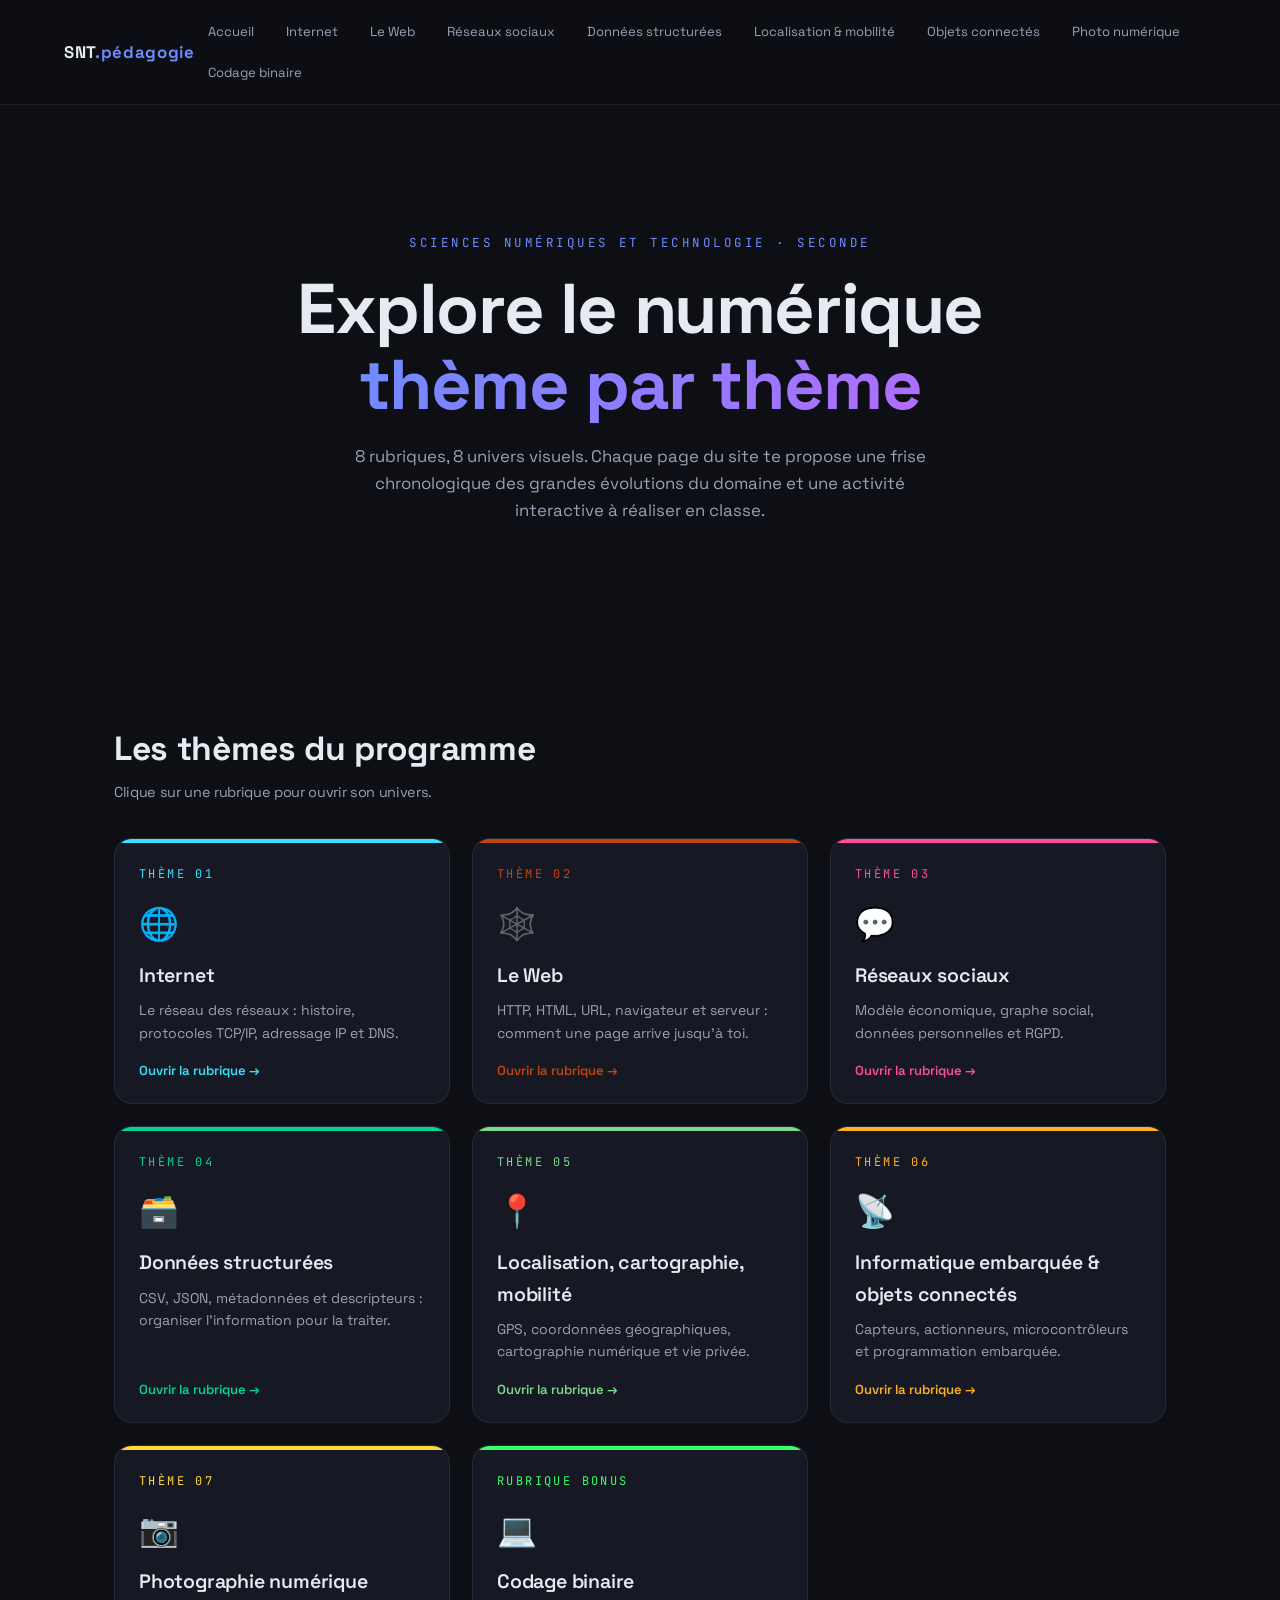
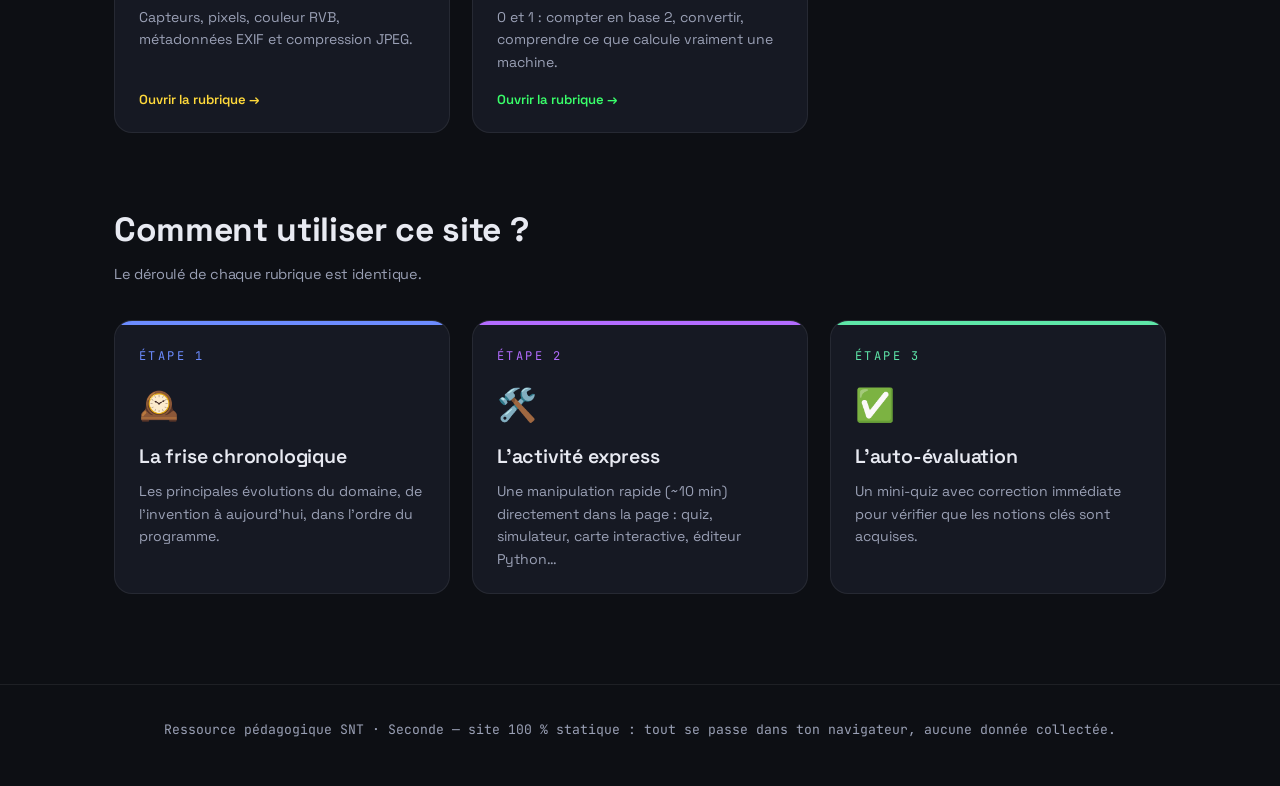
<file: index.html>
<!DOCTYPE html>
<html lang="fr">
<head>
  <meta charset="UTF-8">
  <meta name="viewport" content="width=device-width, initial-scale=1.0">
  <title>SNT · Ressource pédagogique — Accueil</title>
  <link rel="stylesheet" href="assets/css/style.css">
</head>
<body>
  <div id="nav-slot"></div>

  <section class="hero">
    <p class="kicker">Sciences Numériques et Technologie · Seconde</p>
    <h1>Explore le numérique <em>thème par thème</em></h1>
    <p>8 rubriques, 8 univers visuels. Chaque page du site te propose une frise chronologique des grandes évolutions du domaine et une activité interactive à réaliser en classe.</p>
  </section>

  <main class="container">
    <h2 class="section-title reveal">Les thèmes du programme<small>Clique sur une rubrique pour ouvrir son univers.</small></h2>

    <div class="theme-grid">
      <a class="theme-card reveal" href="themes/internet.html" style="--card-accent:#38e1ff">
        <span class="num">THÈME 01</span>
        <span class="icon">🌐</span>
        <h3>Internet</h3>
        <p>Le réseau des réseaux : histoire, protocoles TCP/IP, adressage IP et DNS.</p>
        <span class="go">Ouvrir la rubrique</span>
      </a>

      <a class="theme-card reveal" href="themes/web.html" style="--card-accent:#c1440e">
        <span class="num">THÈME 02</span>
        <span class="icon">🕸️</span>
        <h3>Le Web</h3>
        <p>HTTP, HTML, URL, navigateur et serveur : comment une page arrive jusqu'à toi.</p>
        <span class="go">Ouvrir la rubrique</span>
      </a>

      <a class="theme-card reveal" href="themes/reseaux-sociaux.html" style="--card-accent:#ff4d9d">
        <span class="num">THÈME 03</span>
        <span class="icon">💬</span>
        <h3>Réseaux sociaux</h3>
        <p>Modèle économique, graphe social, données personnelles et RGPD.</p>
        <span class="go">Ouvrir la rubrique</span>
      </a>

      <a class="theme-card reveal" href="themes/donnees.html" style="--card-accent:#00d68f">
        <span class="num">THÈME 04</span>
        <span class="icon">🗃️</span>
        <h3>Données structurées</h3>
        <p>CSV, JSON, métadonnées et descripteurs : organiser l'information pour la traiter.</p>
        <span class="go">Ouvrir la rubrique</span>
      </a>

      <a class="theme-card reveal" href="themes/localisation.html" style="--card-accent:#7bd88f">
        <span class="num">THÈME 05</span>
        <span class="icon">📍</span>
        <h3>Localisation, cartographie, mobilité</h3>
        <p>GPS, coordonnées géographiques, cartographie numérique et vie privée.</p>
        <span class="go">Ouvrir la rubrique</span>
      </a>

      <a class="theme-card reveal" href="themes/objets-connectes.html" style="--card-accent:#ffb020">
        <span class="num">THÈME 06</span>
        <span class="icon">📡</span>
        <h3>Informatique embarquée &amp; objets connectés</h3>
        <p>Capteurs, actionneurs, microcontrôleurs et programmation embarquée.</p>
        <span class="go">Ouvrir la rubrique</span>
      </a>

      <a class="theme-card reveal" href="themes/photo.html" style="--card-accent:#ffd93b">
        <span class="num">THÈME 07</span>
        <span class="icon">📷</span>
        <h3>Photographie numérique</h3>
        <p>Capteurs, pixels, couleur RVB, métadonnées EXIF et compression JPEG.</p>
        <span class="go">Ouvrir la rubrique</span>
      </a>

      <a class="theme-card reveal" href="themes/binaire.html" style="--card-accent:#39ff6a">
        <span class="num">RUBRIQUE BONUS</span>
        <span class="icon">💻</span>
        <h3>Codage binaire</h3>
        <p>0 et 1 : compter en base 2, convertir, comprendre ce que calcule vraiment une machine.</p>
        <span class="go">Ouvrir la rubrique</span>
      </a>
    </div>

    <h2 class="section-title reveal">Comment utiliser ce site ?<small>Le déroulé de chaque rubrique est identique.</small></h2>
    <div class="theme-grid">
      <div class="theme-card reveal" style="--card-accent:#6c8cff">
        <span class="num">ÉTAPE 1</span>
        <span class="icon">🕰️</span>
        <h3>La frise chronologique</h3>
        <p>Les principales évolutions du domaine, de l'invention à aujourd'hui, dans l'ordre du programme.</p>
      </div>
      <div class="theme-card reveal" style="--card-accent:#b36cff">
        <span class="num">ÉTAPE 2</span>
        <span class="icon">🛠️</span>
        <h3>L'activité express</h3>
        <p>Une manipulation rapide (~10 min) directement dans la page : quiz, simulateur, carte interactive, éditeur Python…</p>
      </div>
      <div class="theme-card reveal" style="--card-accent:#5ee6a8">
        <span class="num">ÉTAPE 3</span>
        <span class="icon">✅</span>
        <h3>L'auto-évaluation</h3>
        <p>Un mini-quiz avec correction immédiate pour vérifier que les notions clés sont acquises.</p>
      </div>
    </div>
  </main>

  <div id="footer-slot"></div>
  <script src="assets/js/main.js"></script>
</body>
</html>
</file>
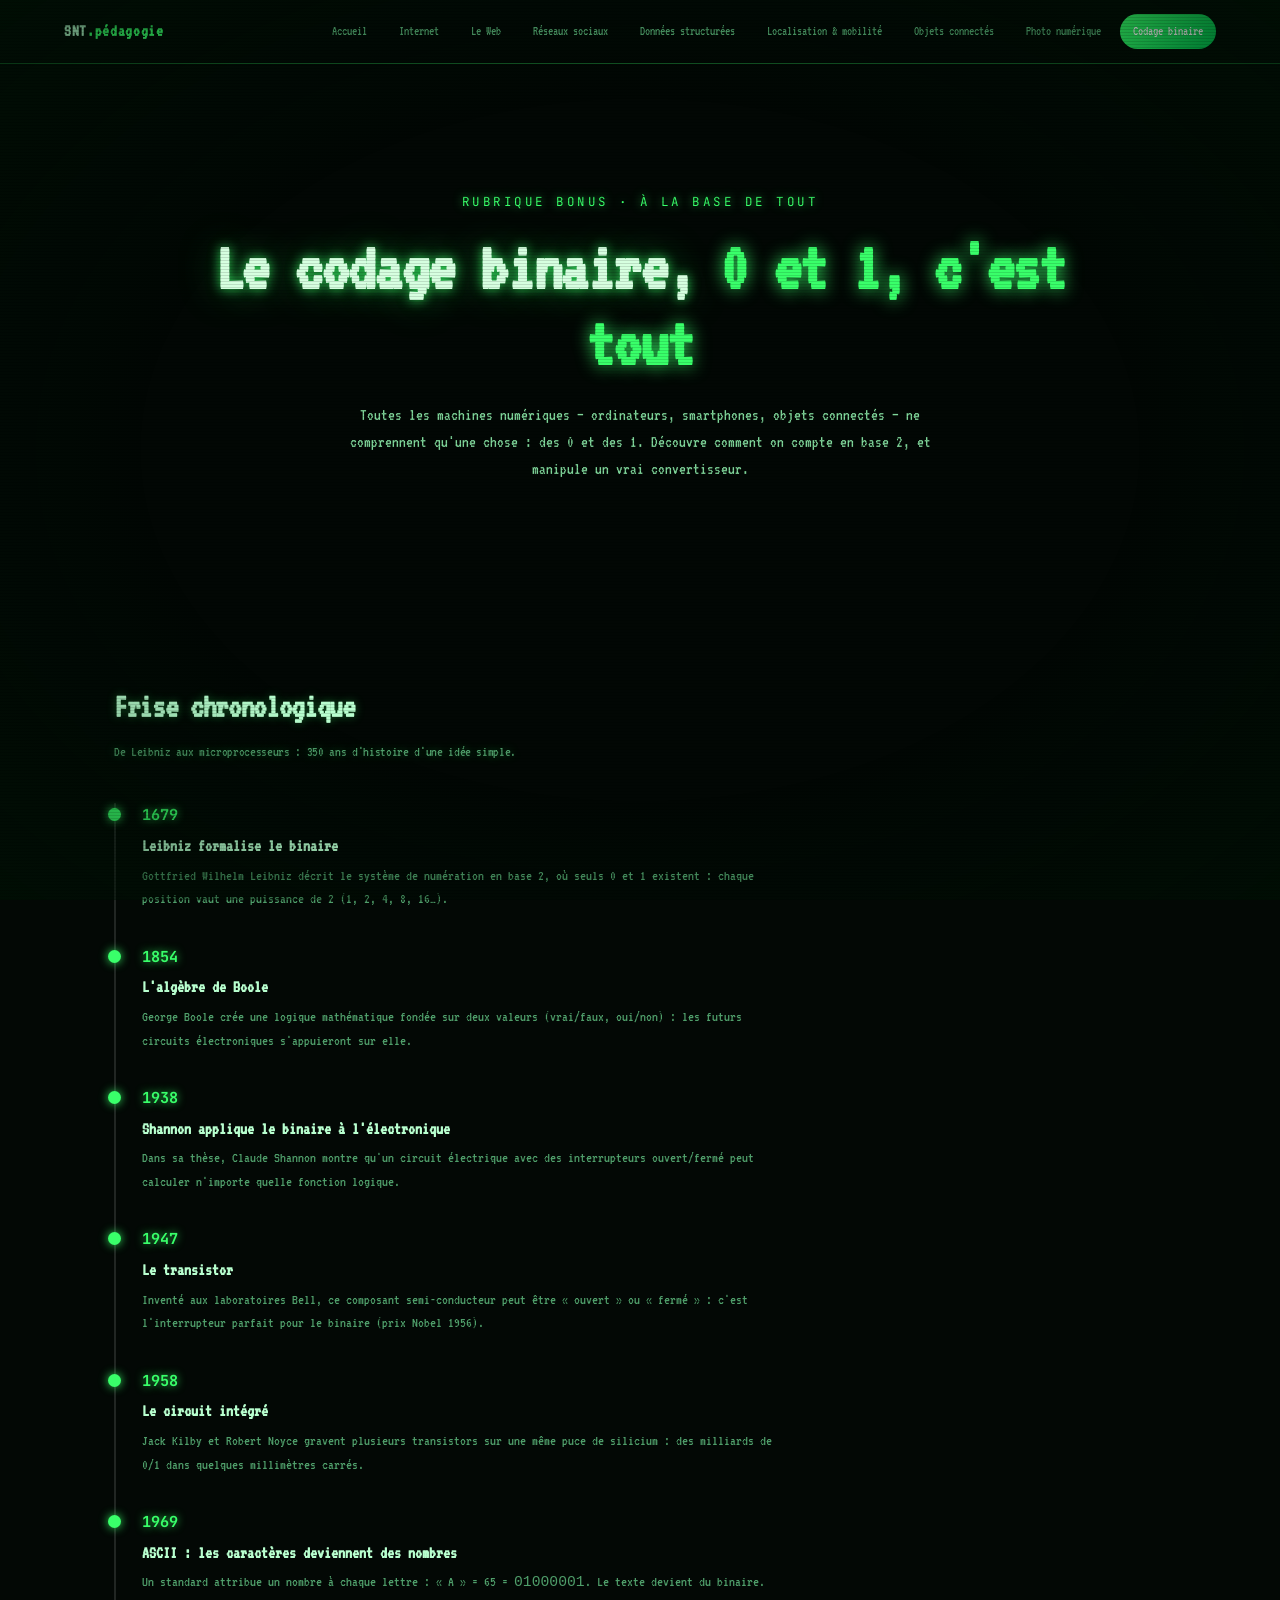
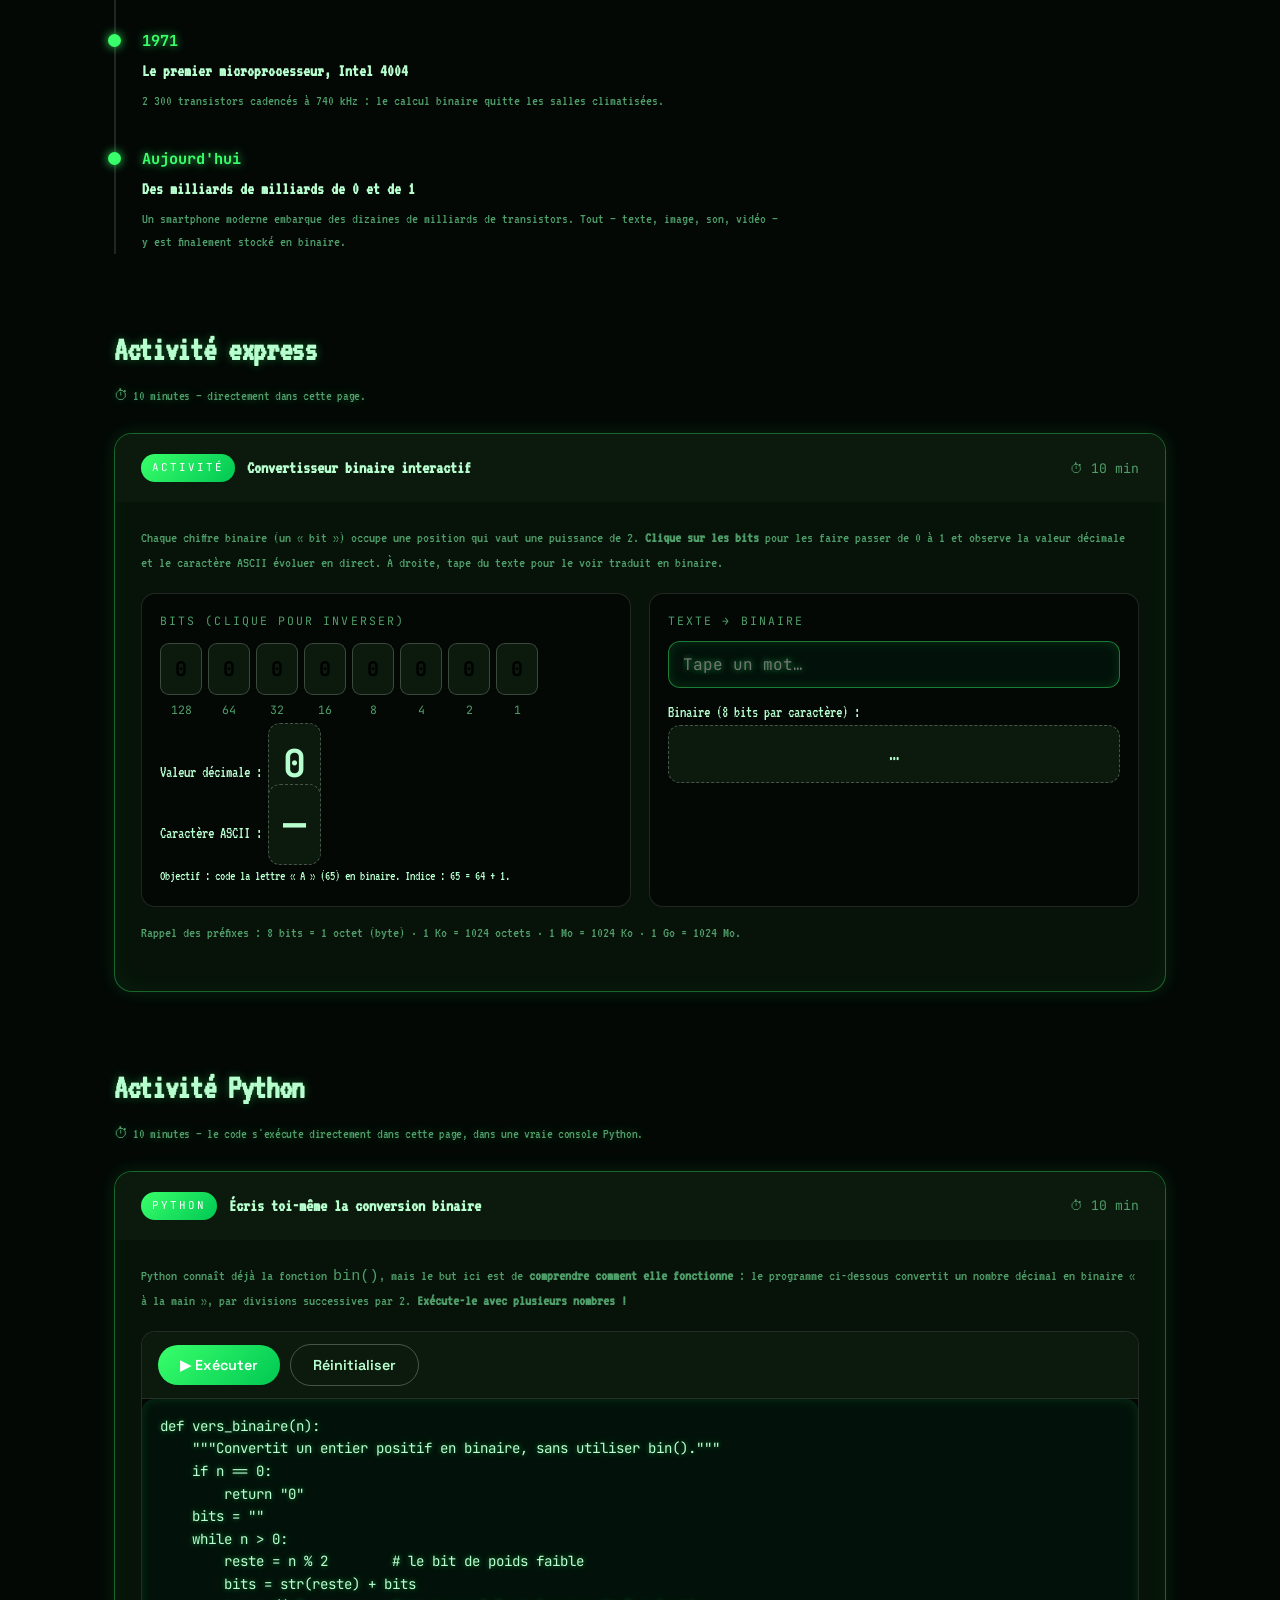
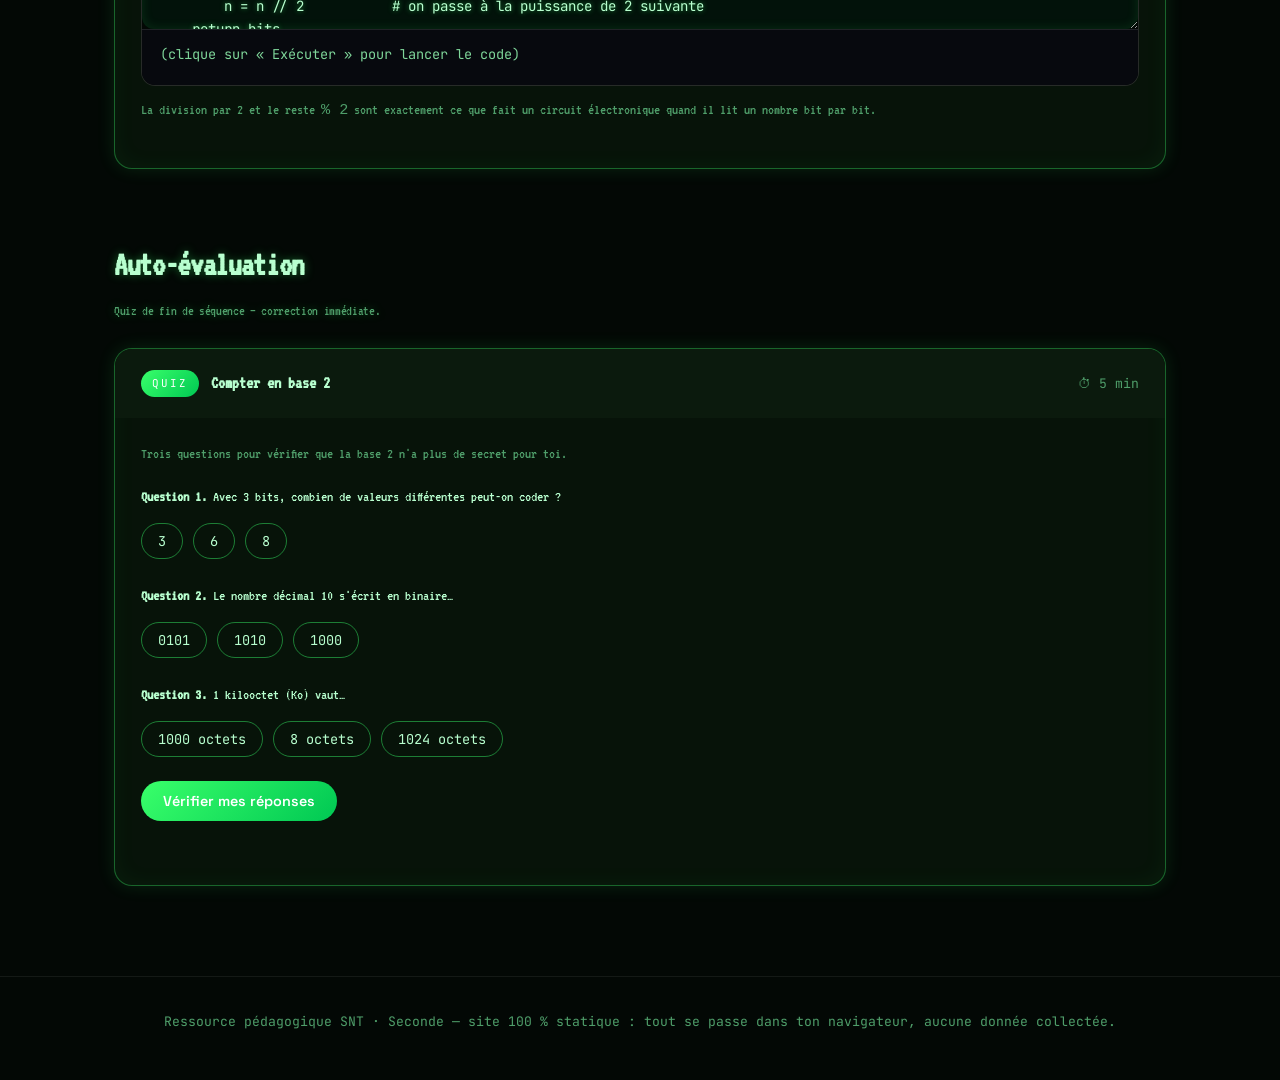
<file: themes/binaire.html>
<!DOCTYPE html>
<html lang="fr">
<head>
  <meta charset="UTF-8">
  <meta name="viewport" content="width=device-width, initial-scale=1.0">
  <title>Codage binaire — SNT</title>
  <link rel="stylesheet" href="../assets/css/style.css">
</head>
<body class="t-binaire">
  <div id="nav-slot"></div>

  <section class="hero">
    <p class="kicker">Rubrique bonus · À la base de tout</p>
    <h1>Le codage binaire, <em>0 et 1, c'est tout</em></h1>
    <p>Toutes les machines numériques — ordinateurs, smartphones, objets connectés — ne comprennent qu'une chose : des 0 et des 1. Découvre comment on compte en base 2, et manipule un vrai convertisseur.</p>
  </section>

  <main class="container">
    <h2 class="section-title reveal">Frise chronologique<small>De Leibniz aux microprocesseurs : 350 ans d'histoire d'une idée simple.</small></h2>
    <div class="timeline">
      <div class="event reveal">
        <span class="year">1679</span>
        <h4>Leibniz formalise le binaire</h4>
        <p>Gottfried Wilhelm Leibniz décrit le système de numération en base 2, où seuls 0 et 1 existent : chaque position vaut une puissance de 2 (1, 2, 4, 8, 16…).</p>
      </div>
      <div class="event reveal">
        <span class="year">1854</span>
        <h4>L'algèbre de Boole</h4>
        <p>George Boole crée une logique mathématique fondée sur deux valeurs (vrai/faux, oui/non) : les futurs circuits électroniques s'appuieront sur elle.</p>
      </div>
      <div class="event reveal">
        <span class="year">1938</span>
        <h4>Shannon applique le binaire à l'électronique</h4>
        <p>Dans sa thèse, Claude Shannon montre qu'un circuit électrique avec des interrupteurs ouvert/fermé peut calculer n'importe quelle fonction logique.</p>
      </div>
      <div class="event reveal">
        <span class="year">1947</span>
        <h4>Le transistor</h4>
        <p>Inventé aux laboratoires Bell, ce composant semi-conducteur peut être « ouvert » ou « fermé » : c'est l'interrupteur parfait pour le binaire (prix Nobel 1956).</p>
      </div>
      <div class="event reveal">
        <span class="year">1958</span>
        <h4>Le circuit intégré</h4>
        <p>Jack Kilby et Robert Noyce gravent plusieurs transistors sur une même puce de silicium : des milliards de 0/1 dans quelques millimètres carrés.</p>
      </div>
      <div class="event reveal">
        <span class="year">1969</span>
        <h4>ASCII : les caractères deviennent des nombres</h4>
        <p>Un standard attribue un nombre à chaque lettre : « A » = 65 = <code>01000001</code>. Le texte devient du binaire.</p>
      </div>
      <div class="event reveal">
        <span class="year">1971</span>
        <h4>Le premier microprocesseur, Intel 4004</h4>
        <p>2 300 transistors cadencés à 740 kHz : le calcul binaire quitte les salles climatisées.</p>
      </div>
      <div class="event reveal">
        <span class="year">Aujourd'hui</span>
        <h4>Des milliards de milliards de 0 et de 1</h4>
        <p>Un smartphone moderne embarque des dizaines de milliards de transistors. Tout — texte, image, son, vidéo — y est finalement stocké en binaire.</p>
      </div>
    </div>

    <h2 class="section-title reveal">Activité express<small>⏱ 10 minutes — directement dans cette page.</small></h2>
    <div class="activity reveal">
      <div class="activity-head">
        <span class="badge">Activité</span>
        <h3>Convertisseur binaire interactif</h3>
        <span class="time">⏱ 10 min</span>
      </div>
      <div class="activity-body">
        <p>Chaque chiffre binaire (un « bit ») occupe une position qui vaut une puissance de 2. <b>Clique sur les bits</b> pour les faire passer de 0 à 1 et observe la valeur décimale et le caractère ASCII évoluer en direct. À droite, tape du texte pour le voir traduit en binaire.</p>
        <div class="conv-grid">
          <div class="conv-box">
            <label>Bits (clique pour inverser)</label>
            <div class="bit-row" id="bits"></div>
            <div class="pow-row" id="powers"></div>
            <p style="margin-top:14px">Valeur décimale : <span class="big-result" id="dec-out">0</span></p>
            <p>Caractère ASCII : <span class="big-result" id="char-out">—</span></p>
            <p style="margin-top:10px; font-size:.85rem">Objectif : code la lettre « A » (65) en binaire. Indice : 65 = 64 + 1.</p>
          </div>
          <div class="conv-box">
            <label>Texte → binaire</label>
            <input type="text" id="text-in" maxlength="8" placeholder="Tape un mot…" autocomplete="off">
            <p style="margin-top:12px">Binaire (8 bits par caractère) :</p>
            <p class="big-result" id="bin-out" style="font-size:1.1rem">…</p>
          </div>
        </div>
        <p style="margin-top:14px">Rappel des préfixes : 8 bits = 1 octet (byte) · 1 Ko = 1024 octets · 1 Mo = 1024 Ko · 1 Go = 1024 Mo.</p>
      </div>
    </div>

    <h2 class="section-title reveal">Activité Python<small>⏱ 10 minutes — le code s'exécute directement dans cette page, dans une vraie console Python.</small></h2>
    <div class="activity reveal">
      <div class="activity-head">
        <span class="badge">Python</span>
        <h3>Écris toi-même la conversion binaire</h3>
        <span class="time">⏱ 10 min</span>
      </div>
      <div class="activity-body">
        <p>Python connaît déjà la fonction <code>bin()</code>, mais le but ici est de <b>comprendre comment elle fonctionne</b> : le programme ci-dessous convertit un nombre décimal en binaire « à la main », par divisions successives par 2. <b>Exécute-le avec plusieurs nombres !</b></p>
        <div class="py-editor" data-python>
          <div class="py-toolbar">
            <button type="button" class="btn py-run">▶ Exécuter</button>
            <button type="button" class="btn ghost py-reset">Réinitialiser</button>
            <span class="py-status"></span>
          </div>
          <textarea class="py-code" spellcheck="false">def vers_binaire(n):
    """Convertit un entier positif en binaire, sans utiliser bin()."""
    if n == 0:
        return "0"
    bits = ""
    while n > 0:
        reste = n % 2        # le bit de poids faible
        bits = str(reste) + bits
        n = n // 2           # on passe à la puissance de 2 suivante
    return bits

print("De 0 à 16 en binaire :")
for nombre in range(17):
    b = vers_binaire(nombre)
    print(nombre, "->", b, "   (vérification : bin() donne", bin(nombre) + ")")

# Défi : écris la fonction inverse, binaire_vers_decimal("1010"),
# qui additionne les puissances de 2 (1, 2, 4, 8...) ;
# indice : commence à 0 et multiplie par 2 à chaque bit lu.</textarea>
          <pre class="py-output">(clique sur « Exécuter » pour lancer le code)</pre>
        </div>
        <p class="py-hint">La division par 2 et le reste <code>% 2</code> sont exactement ce que fait un circuit électronique quand il lit un nombre bit par bit.</p>
      </div>
    </div>

    <h2 class="section-title reveal">Auto-évaluation<small>Quiz de fin de séquence — correction immédiate.</small></h2>
    <div class="activity reveal">
      <div class="activity-head">
        <span class="badge">Quiz</span>
        <h3>Compter en base 2</h3>
        <span class="time">⏱ 5 min</span>
      </div>
      <div class="activity-body">
        <p>Trois questions pour vérifier que la base 2 n'a plus de secret pour toi.</p>
        <div data-quiz="binaire"></div>
      </div>
    </div>
  </main>

  <div id="footer-slot"></div>
  <script src="../assets/js/main.js"></script>
  <script src="../assets/js/python.js"></script>
</body>
</html>
</file>
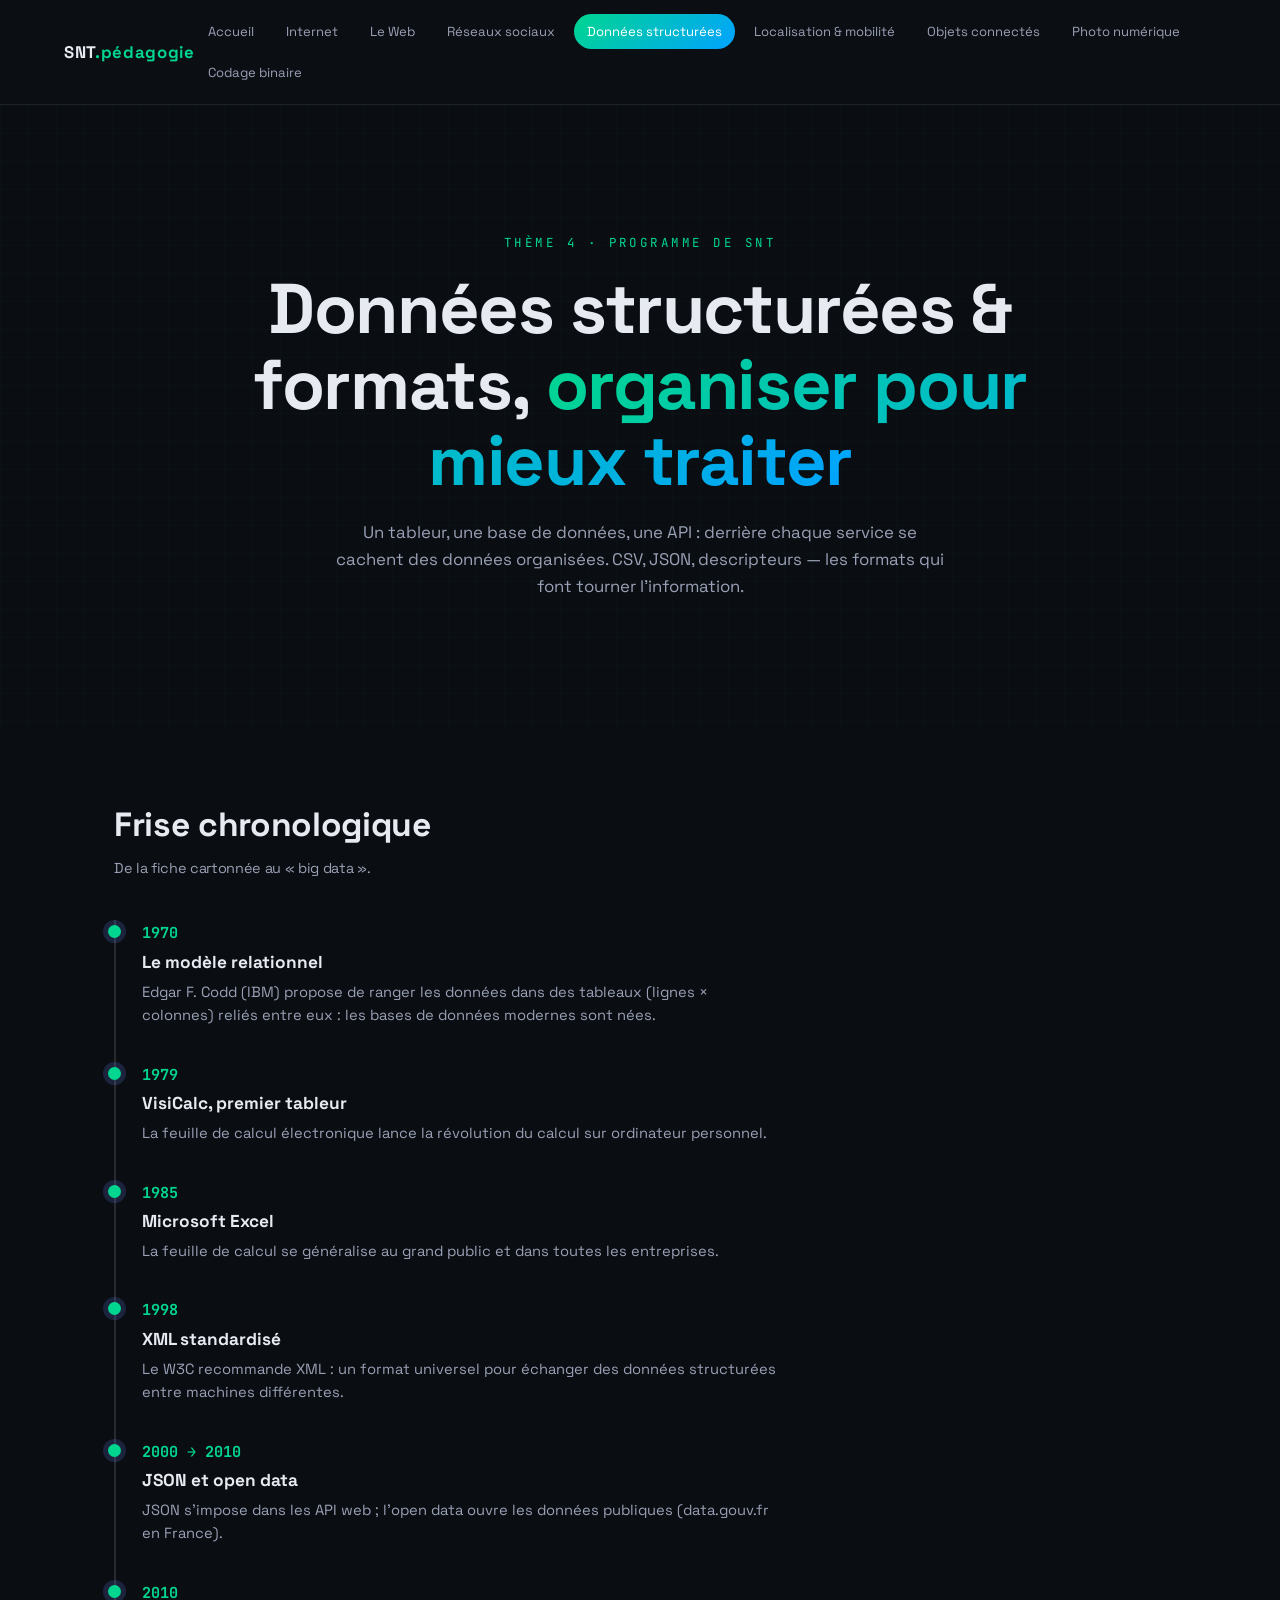
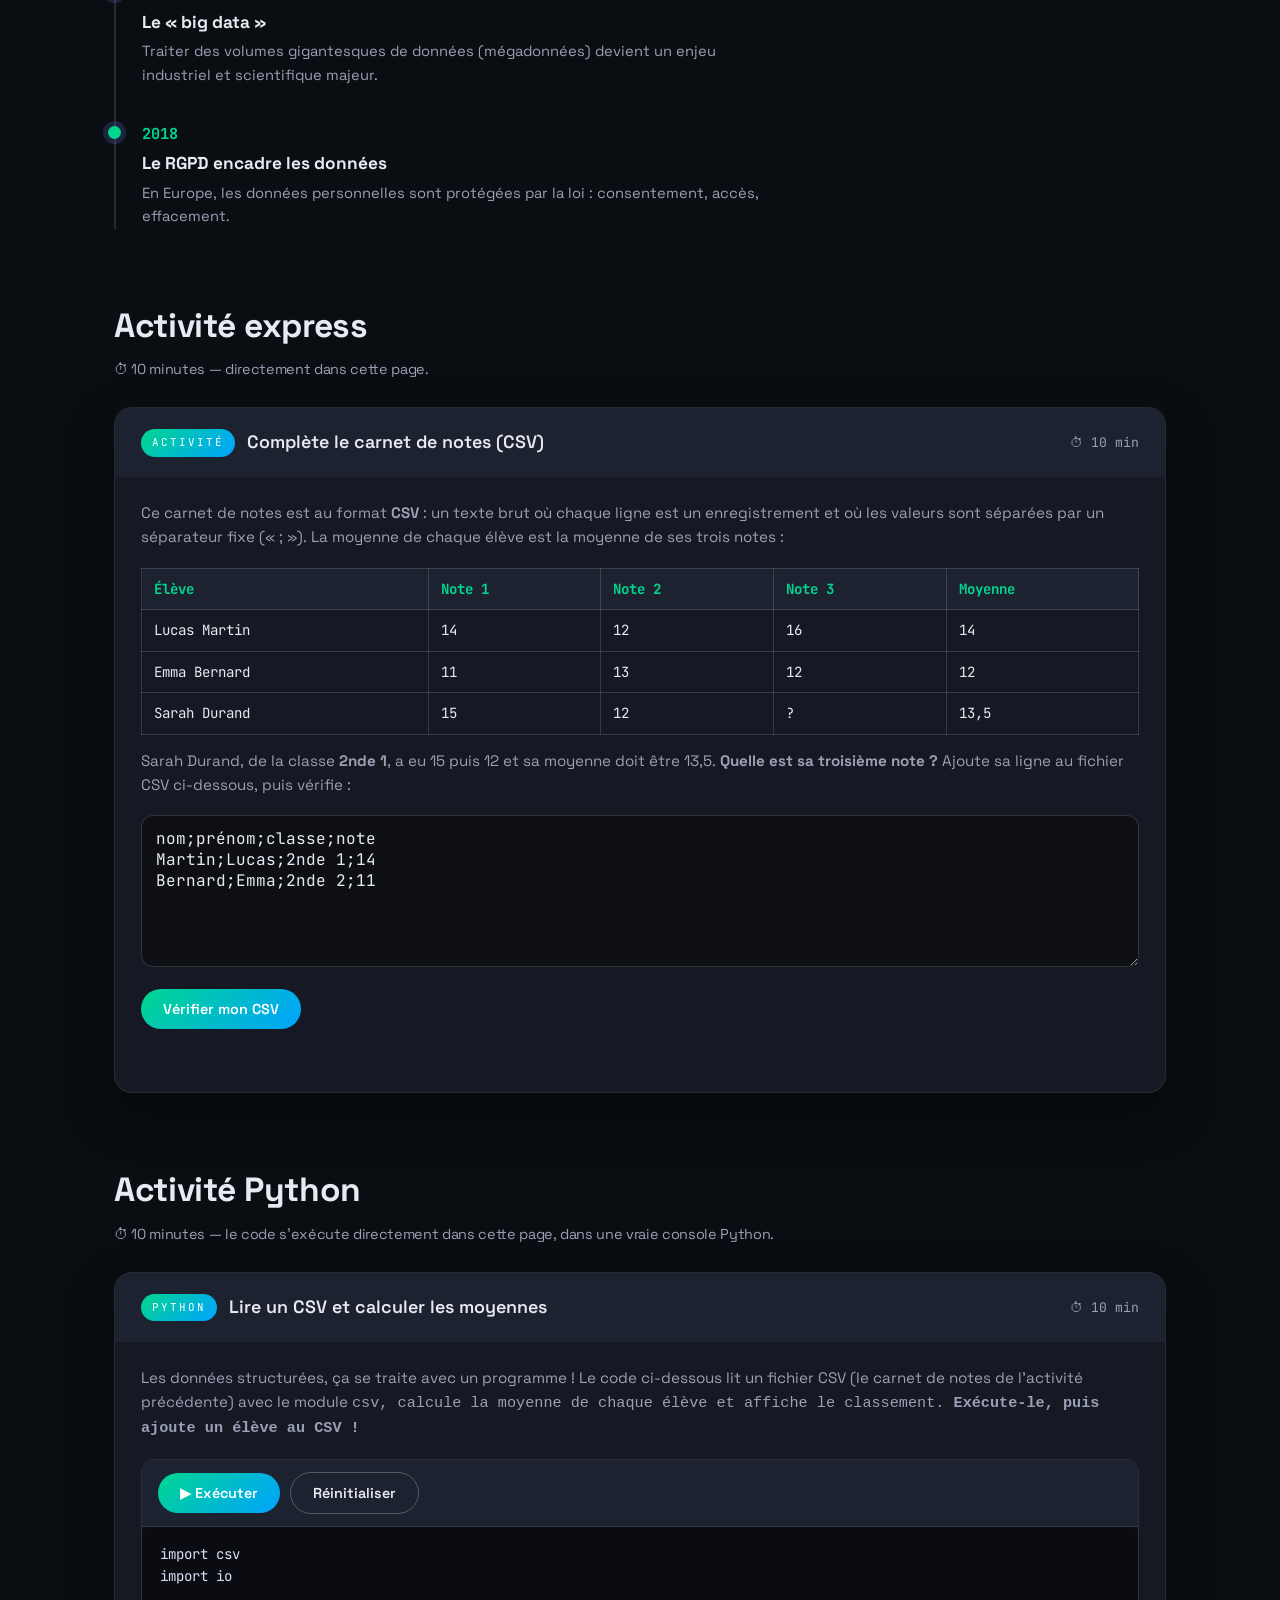
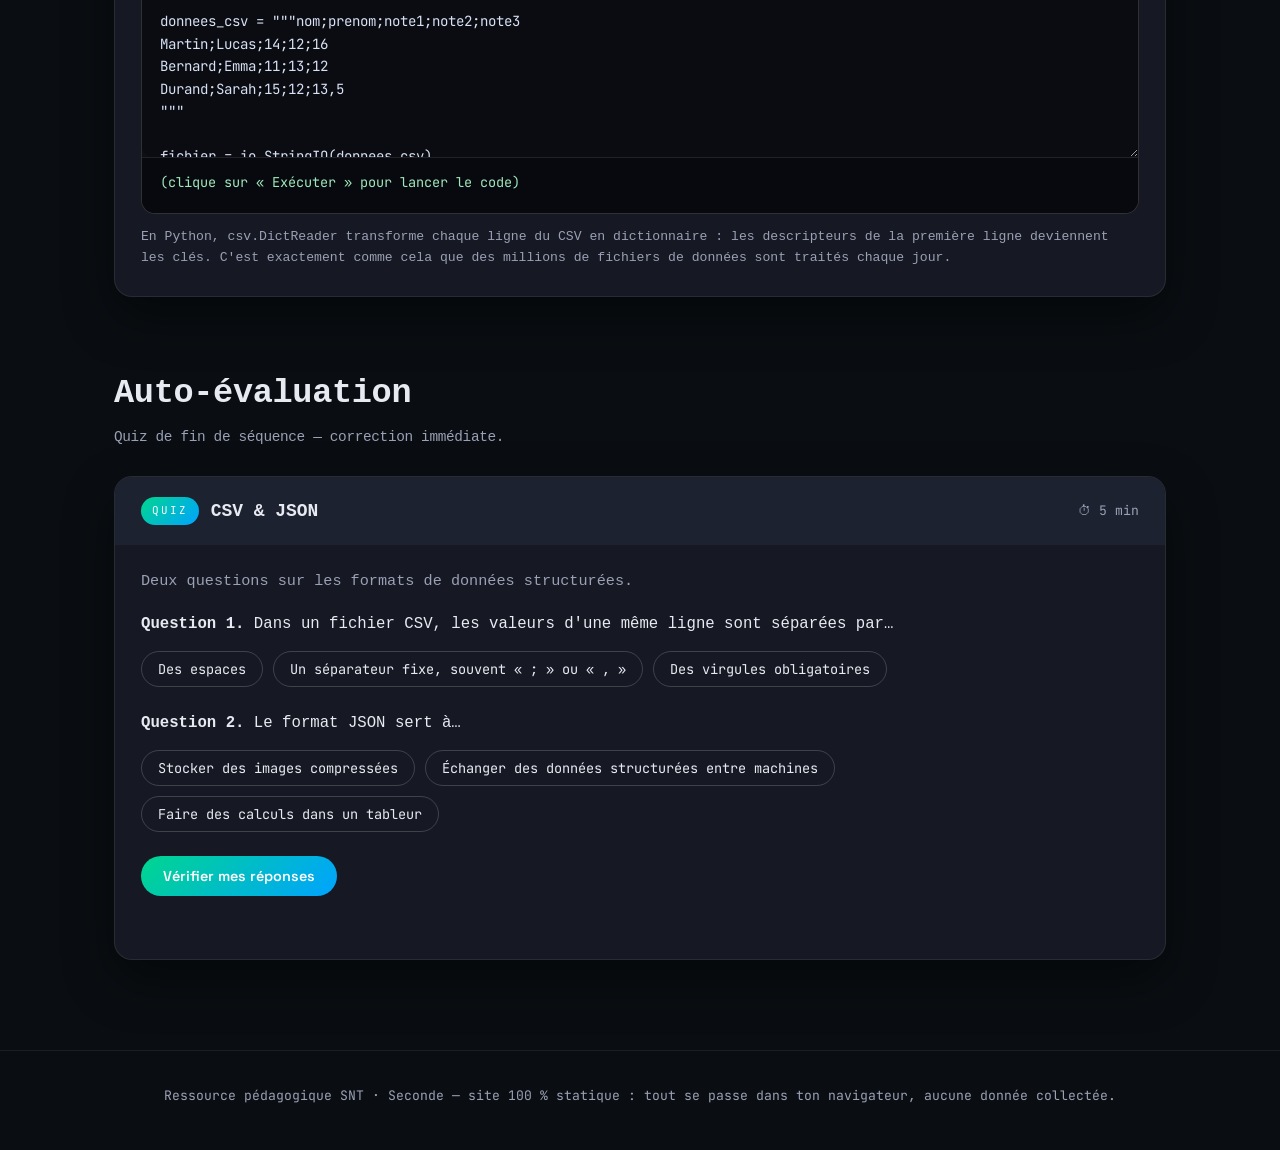
<file: themes/donnees.html>
<!DOCTYPE html>
<html lang="fr">
<head>
  <meta charset="UTF-8">
  <meta name="viewport" content="width=device-width, initial-scale=1.0">
  <title>Données structurées — SNT</title>
  <link rel="stylesheet" href="../assets/css/style.css">
</head>
<body class="t-donnees">
  <div id="nav-slot"></div>

  <section class="hero">
    <p class="kicker">Thème 4 · Programme de SNT</p>
    <h1>Données structurées &amp; formats, <em>organiser pour mieux traiter</em></h1>
    <p>Un tableur, une base de données, une API : derrière chaque service se cachent des données organisées. CSV, JSON, descripteurs — les formats qui font tourner l'information.</p>
  </section>

  <main class="container">
    <h2 class="section-title reveal">Frise chronologique<small>De la fiche cartonnée au « big data ».</small></h2>
    <div class="timeline">
      <div class="event reveal">
        <span class="year">1970</span>
        <h4>Le modèle relationnel</h4>
        <p>Edgar F. Codd (IBM) propose de ranger les données dans des tableaux (lignes × colonnes) reliés entre eux : les bases de données modernes sont nées.</p>
      </div>
      <div class="event reveal">
        <span class="year">1979</span>
        <h4>VisiCalc, premier tableur</h4>
        <p>La feuille de calcul électronique lance la révolution du calcul sur ordinateur personnel.</p>
      </div>
      <div class="event reveal">
        <span class="year">1985</span>
        <h4>Microsoft Excel</h4>
        <p>La feuille de calcul se généralise au grand public et dans toutes les entreprises.</p>
      </div>
      <div class="event reveal">
        <span class="year">1998</span>
        <h4>XML standardisé</h4>
        <p>Le W3C recommande XML : un format universel pour échanger des données structurées entre machines différentes.</p>
      </div>
      <div class="event reveal">
        <span class="year">2000 → 2010</span>
        <h4>JSON et open data</h4>
        <p>JSON s'impose dans les API web ; l'open data ouvre les données publiques (data.gouv.fr en France).</p>
      </div>
      <div class="event reveal">
        <span class="year">2010</span>
        <h4>Le « big data »</h4>
        <p>Traiter des volumes gigantesques de données (mégadonnées) devient un enjeu industriel et scientifique majeur.</p>
      </div>
      <div class="event reveal">
        <span class="year">2018</span>
        <h4>Le RGPD encadre les données</h4>
        <p>En Europe, les données personnelles sont protégées par la loi : consentement, accès, effacement.</p>
      </div>
    </div>

    <h2 class="section-title reveal">Activité express<small>⏱ 10 minutes — directement dans cette page.</small></h2>
    <div class="activity reveal">
      <div class="activity-head">
        <span class="badge">Activité</span>
        <h3>Complète le carnet de notes (CSV)</h3>
        <span class="time">⏱ 10 min</span>
      </div>
      <div class="activity-body">
        <p>Ce carnet de notes est au format <b>CSV</b> : un texte brut où chaque ligne est un enregistrement et où les valeurs sont séparées par un séparateur fixe (« ; »). La moyenne de chaque élève est la moyenne de ses trois notes :</p>
        <table class="data">
          <tr><th>Élève</th><th>Note 1</th><th>Note 2</th><th>Note 3</th><th>Moyenne</th></tr>
          <tr><td>Lucas Martin</td><td>14</td><td>12</td><td>16</td><td>14</td></tr>
          <tr><td>Emma Bernard</td><td>11</td><td>13</td><td>12</td><td>12</td></tr>
          <tr><td>Sarah Durand</td><td>15</td><td>12</td><td>?</td><td>13,5</td></tr>
        </table>
        <p>Sarah Durand, de la classe <b>2nde 1</b>, a eu 15 puis 12 et sa moyenne doit être 13,5. <b>Quelle est sa troisième note ?</b> Ajoute sa ligne au fichier CSV ci-dessous, puis vérifie :</p>
        <div id="csv-activity">
          <textarea rows="6" spellcheck="false">nom;prénom;classe;note
Martin;Lucas;2nde 1;14
Bernard;Emma;2nde 2;11</textarea>
          <div style="margin-top:14px"><button type="button" class="btn">Vérifier mon CSV</button></div>
          <p class="feedback"></p>
        </div>
      </div>
    </div>

    <h2 class="section-title reveal">Activité Python<small>⏱ 10 minutes — le code s'exécute directement dans cette page, dans une vraie console Python.</small></h2>
    <div class="activity reveal">
      <div class="activity-head">
        <span class="badge">Python</span>
        <h3>Lire un CSV et calculer les moyennes</h3>
        <span class="time">⏱ 10 min</span>
      </div>
      <div class="activity-body">
        <p>Les données structurées, ça se traite avec un programme ! Le code ci-dessous lit un fichier CSV (le carnet de notes de l'activité précédente) avec le module <code>csv</b>, calcule la moyenne de chaque élève et affiche le classement. <b>Exécute-le, puis ajoute un élève au CSV !</b></p>
        <div class="py-editor" data-python>
          <div class="py-toolbar">
            <button type="button" class="btn py-run">▶ Exécuter</button>
            <button type="button" class="btn ghost py-reset">Réinitialiser</button>
            <span class="py-status"></span>
          </div>
          <textarea class="py-code" spellcheck="false">import csv
import io

donnees_csv = """nom;prenom;note1;note2;note3
Martin;Lucas;14;12;16
Bernard;Emma;11;13;12
Durand;Sarah;15;12;13,5
"""

fichier = io.StringIO(donnees_csv)
lecteur = csv.DictReader(fichier, delimiter=";")

resultats = []
for ligne in lecteur:
    n1 = float(ligne["note1"])
    n2 = float(ligne["note2"])
    n3 = float(ligne["note3"].replace(",", "."))
    moyenne = (n1 + n2 + n3) / 3
    resultats.append((ligne["nom"], ligne["prenom"], round(moyenne, 2)))

resultats.sort(key=lambda e: e[2], reverse=True)

print("=== Classement de la classe ===")
for i, (nom, prenom, moy) in enumerate(resultats, start=1):
    print(i, ".", prenom, nom, "->", moy, "/ 20")

# Défi : calcule la moyenne de toute la classe,
# puis affiche combien d'élèves ont la moyenne.</textarea>
          <pre class="py-output">(clique sur « Exécuter » pour lancer le code)</pre>
        </div>
        <p class="py-hint">En Python, <code>csv.DictReader</code> transforme chaque ligne du CSV en dictionnaire : les descripteurs de la première ligne deviennent les clés. C'est exactement comme cela que des millions de fichiers de données sont traités chaque jour.</p>
      </div>
    </div>

    <h2 class="section-title reveal">Auto-évaluation<small>Quiz de fin de séquence — correction immédiate.</small></h2>
    <div class="activity reveal">
      <div class="activity-head">
        <span class="badge">Quiz</span>
        <h3>CSV &amp; JSON</h3>
        <span class="time">⏱ 5 min</span>
      </div>
      <div class="activity-body">
        <p>Deux questions sur les formats de données structurées.</p>
        <div data-quiz="donnees"></div>
      </div>
    </div>
  </main>

  <div id="footer-slot"></div>
  <script src="../assets/js/main.js"></script>
  <script src="../assets/js/python.js"></script>
</body>
</html>
</file>
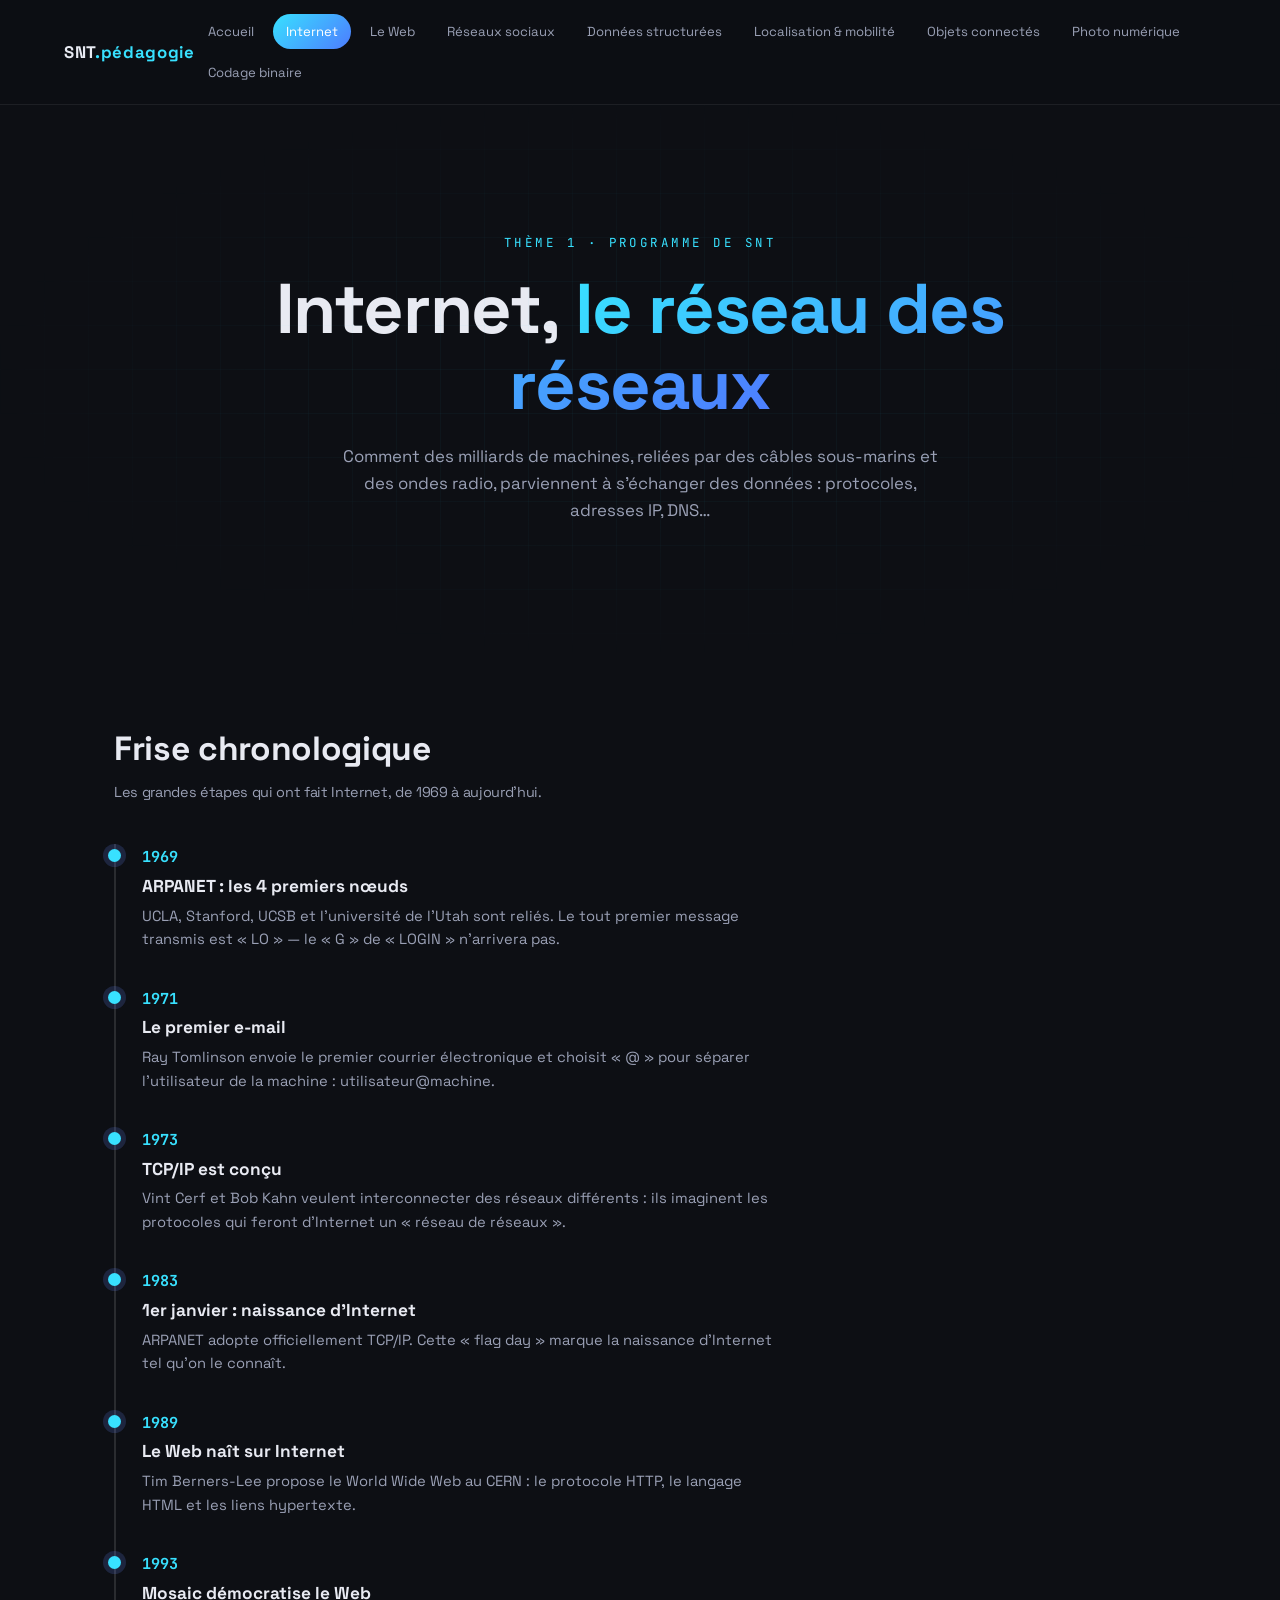
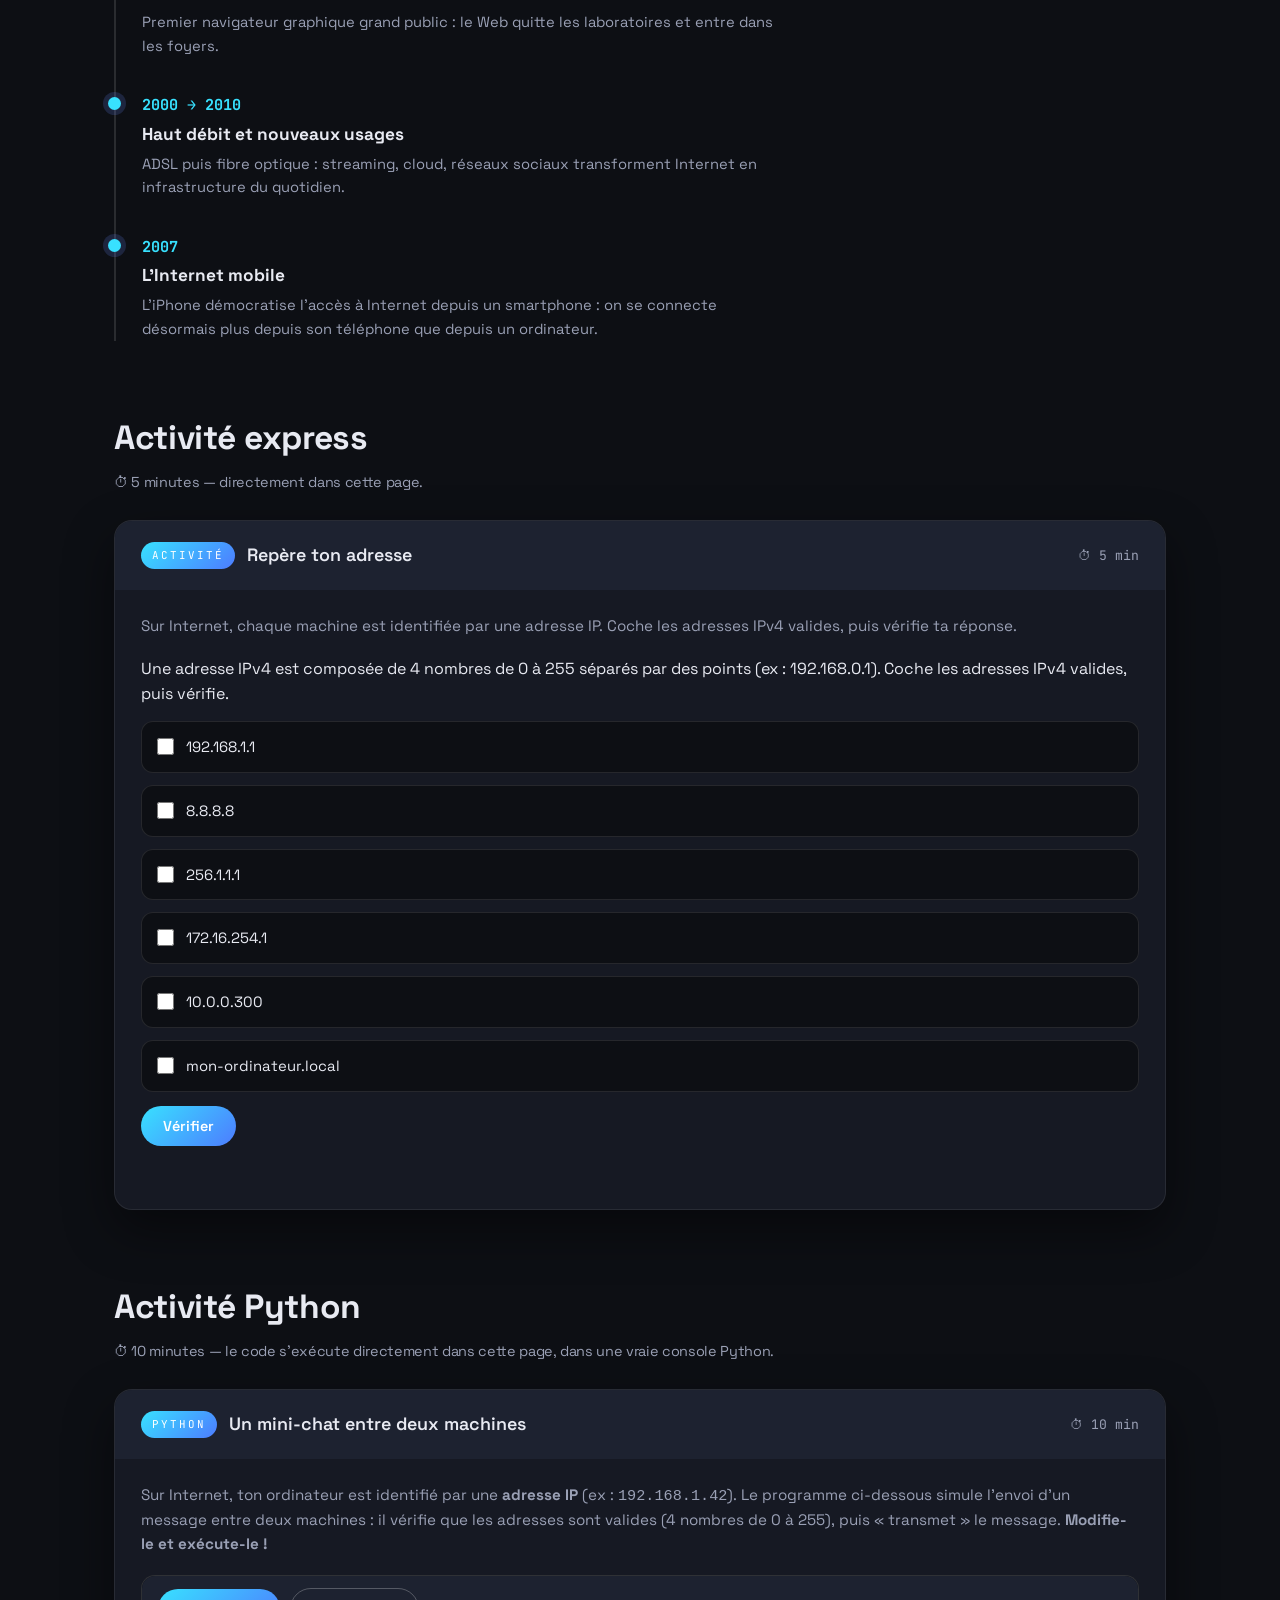
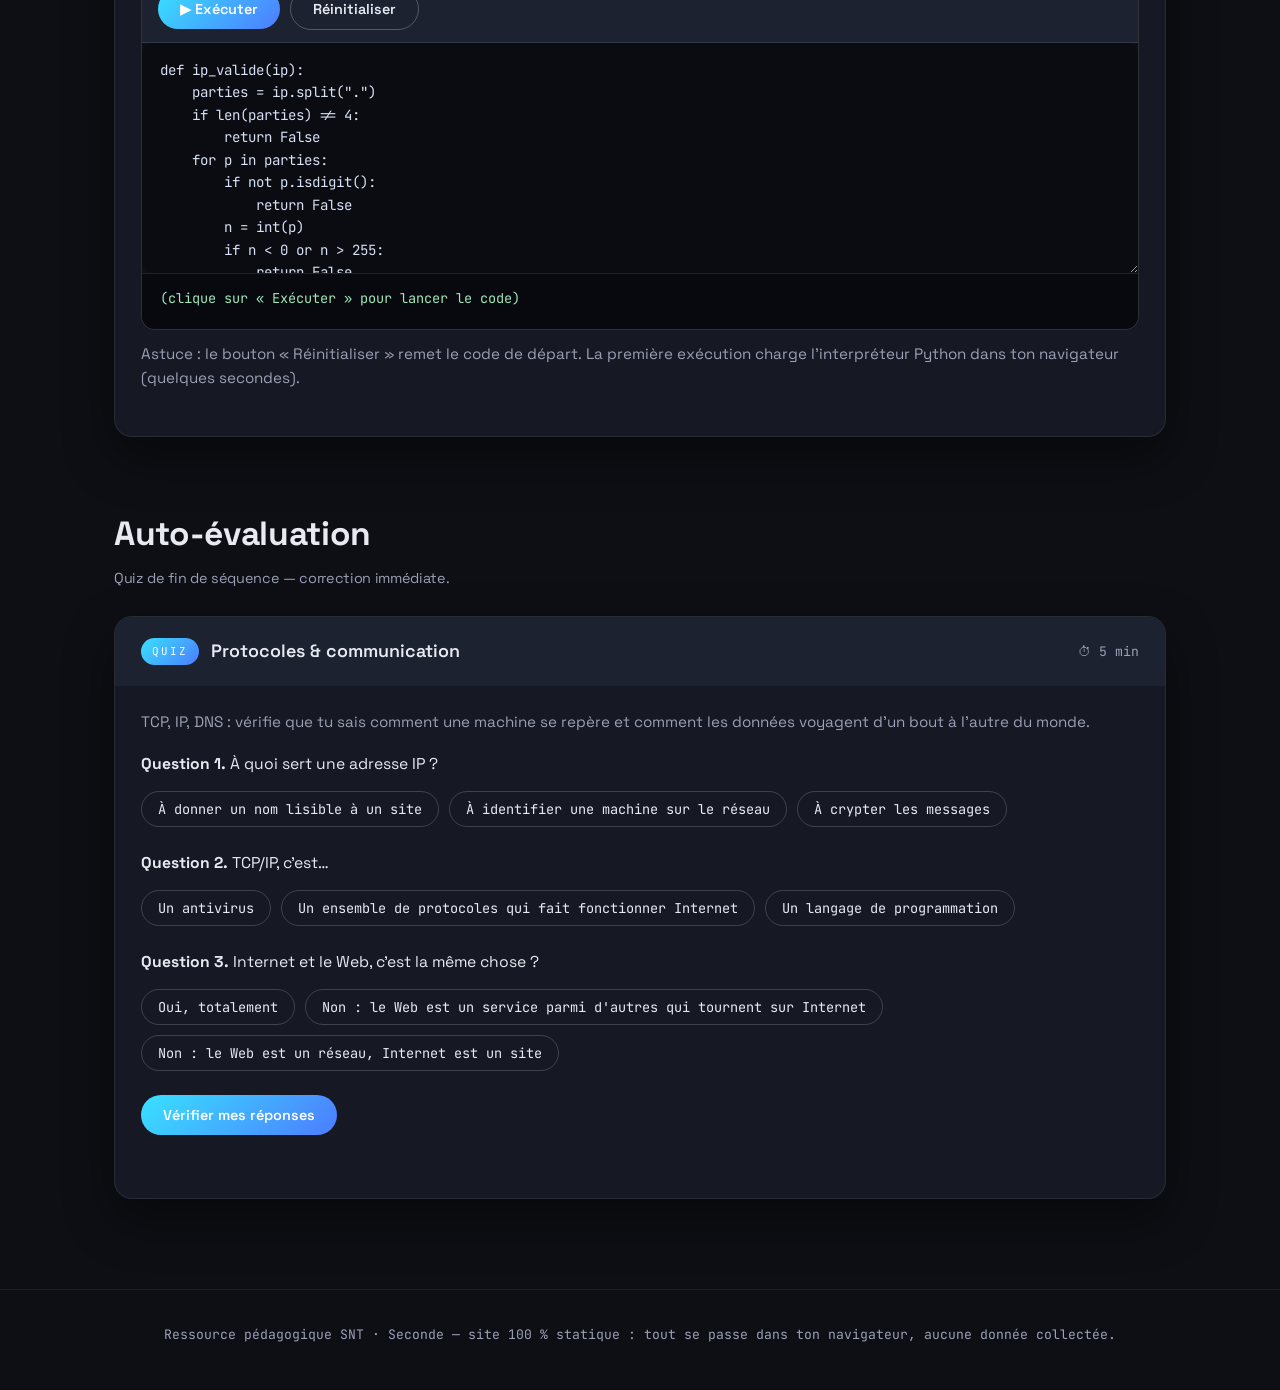
<file: themes/internet.html>
<!DOCTYPE html>
<html lang="fr">
<head>
  <meta charset="UTF-8">
  <meta name="viewport" content="width=device-width, initial-scale=1.0">
  <title>Internet — SNT</title>
  <link rel="stylesheet" href="../assets/css/style.css">
</head>
<body class="t-internet">
  <div id="nav-slot"></div>

  <section class="hero">
    <p class="kicker">Thème 1 · Programme de SNT</p>
    <h1>Internet, <em>le réseau des réseaux</em></h1>
    <p>Comment des milliards de machines, reliées par des câbles sous-marins et des ondes radio, parviennent à s'échanger des données : protocoles, adresses IP, DNS…</p>
  </section>

  <main class="container">
    <h2 class="section-title reveal">Frise chronologique<small>Les grandes étapes qui ont fait Internet, de 1969 à aujourd'hui.</small></h2>
    <div class="timeline">
      <div class="event reveal">
        <span class="year">1969</span>
        <h4>ARPANET : les 4 premiers nœuds</h4>
        <p>UCLA, Stanford, UCSB et l'université de l'Utah sont reliés. Le tout premier message transmis est « LO » — le « G » de « LOGIN » n'arrivera pas.</p>
      </div>
      <div class="event reveal">
        <span class="year">1971</span>
        <h4>Le premier e-mail</h4>
        <p>Ray Tomlinson envoie le premier courrier électronique et choisit « @ » pour séparer l'utilisateur de la machine : utilisateur@machine.</p>
      </div>
      <div class="event reveal">
        <span class="year">1973</span>
        <h4>TCP/IP est conçu</h4>
        <p>Vint Cerf et Bob Kahn veulent interconnecter des réseaux différents : ils imaginent les protocoles qui feront d'Internet un « réseau de réseaux ».</p>
      </div>
      <div class="event reveal">
        <span class="year">1983</span>
        <h4>1er janvier : naissance d'Internet</h4>
        <p>ARPANET adopte officiellement TCP/IP. Cette « flag day » marque la naissance d'Internet tel qu'on le connaît.</p>
      </div>
      <div class="event reveal">
        <span class="year">1989</span>
        <h4>Le Web naît sur Internet</h4>
        <p>Tim Berners-Lee propose le World Wide Web au CERN : le protocole HTTP, le langage HTML et les liens hypertexte.</p>
      </div>
      <div class="event reveal">
        <span class="year">1993</span>
        <h4>Mosaic démocratise le Web</h4>
        <p>Premier navigateur graphique grand public : le Web quitte les laboratoires et entre dans les foyers.</p>
      </div>
      <div class="event reveal">
        <span class="year">2000 → 2010</span>
        <h4>Haut débit et nouveaux usages</h4>
        <p>ADSL puis fibre optique : streaming, cloud, réseaux sociaux transforment Internet en infrastructure du quotidien.</p>
      </div>
      <div class="event reveal">
        <span class="year">2007</span>
        <h4>L'Internet mobile</h4>
        <p>L'iPhone démocratise l'accès à Internet depuis un smartphone : on se connecte désormais plus depuis son téléphone que depuis un ordinateur.</p>
      </div>
    </div>

    <h2 class="section-title reveal">Activité express<small>⏱ 5 minutes — directement dans cette page.</small></h2>
    <div class="activity reveal">
      <div class="activity-head">
        <span class="badge">Activité</span>
        <h3>Repère ton adresse</h3>
        <span class="time">⏱ 5 min</span>
      </div>
      <div class="activity-body">
        <p>Sur Internet, chaque machine est identifiée par une adresse IP. Coche les adresses IPv4 valides, puis vérifie ta réponse.</p>
        <div data-multi="internet"></div>
      </div>
    </div>

    <h2 class="section-title reveal">Activité Python<small>⏱ 10 minutes — le code s'exécute directement dans cette page, dans une vraie console Python.</small></h2>
    <div class="activity reveal">
      <div class="activity-head">
        <span class="badge">Python</span>
        <h3>Un mini-chat entre deux machines</h3>
        <span class="time">⏱ 10 min</span>
      </div>
      <div class="activity-body">
        <p>Sur Internet, ton ordinateur est identifié par une <b>adresse IP</b> (ex : <code>192.168.1.42</code>). Le programme ci-dessous simule l'envoi d'un message entre deux machines : il vérifie que les adresses sont valides (4 nombres de 0 à 255), puis « transmet » le message. <b>Modifie-le et exécute-le !</b></p>
        <div class="py-editor" data-python>
          <div class="py-toolbar">
            <button type="button" class="btn py-run">▶ Exécuter</button>
            <button type="button" class="btn ghost py-reset">Réinitialiser</button>
            <span class="py-status"></span>
          </div>
          <textarea class="py-code" spellcheck="false">def ip_valide(ip):
    parties = ip.split(".")
    if len(parties) != 4:
        return False
    for p in parties:
        if not p.isdigit():
            return False
        n = int(p)
        if n < 0 or n > 255:
            return False
    return True

ip_source = "192.168.1.10"
ip_destination = "8.8.8.8"
message = "Bonjour, voici ma page web !"

if ip_valide(ip_source) and ip_valide(ip_destination):
    print("Envoi de :", repr(message))
    print("De  :", ip_source)
    print("Vers:", ip_destination)
    print("Message transmis sur le réseau ✔")
else:
    print("Adresse IP invalide, transmission annulée ✘")

# Essaie : remplace l'IP de destination par "256.1.1.1" ou "abc"
# et observe ce que le routeur ferait !</textarea>
          <pre class="py-output">(clique sur « Exécuter » pour lancer le code)</pre>
        </div>
        <p class="py-hint">Astuce : le bouton « Réinitialiser » remet le code de départ. La première exécution charge l'interpréteur Python dans ton navigateur (quelques secondes).</p>
      </div>
    </div>

    <h2 class="section-title reveal">Auto-évaluation<small>Quiz de fin de séquence — correction immédiate.</small></h2>
    <div class="activity reveal">
      <div class="activity-head">
        <span class="badge">Quiz</span>
        <h3>Protocoles &amp; communication</h3>
        <span class="time">⏱ 5 min</span>
      </div>
      <div class="activity-body">
        <p>TCP, IP, DNS : vérifie que tu sais comment une machine se repère et comment les données voyagent d'un bout à l'autre du monde.</p>
        <div data-quiz="internet"></div>
      </div>
    </div>
  </main>

  <div id="footer-slot"></div>
  <script src="../assets/js/main.js"></script>
  <script src="../assets/js/python.js"></script>
</body>
</html>
</file>
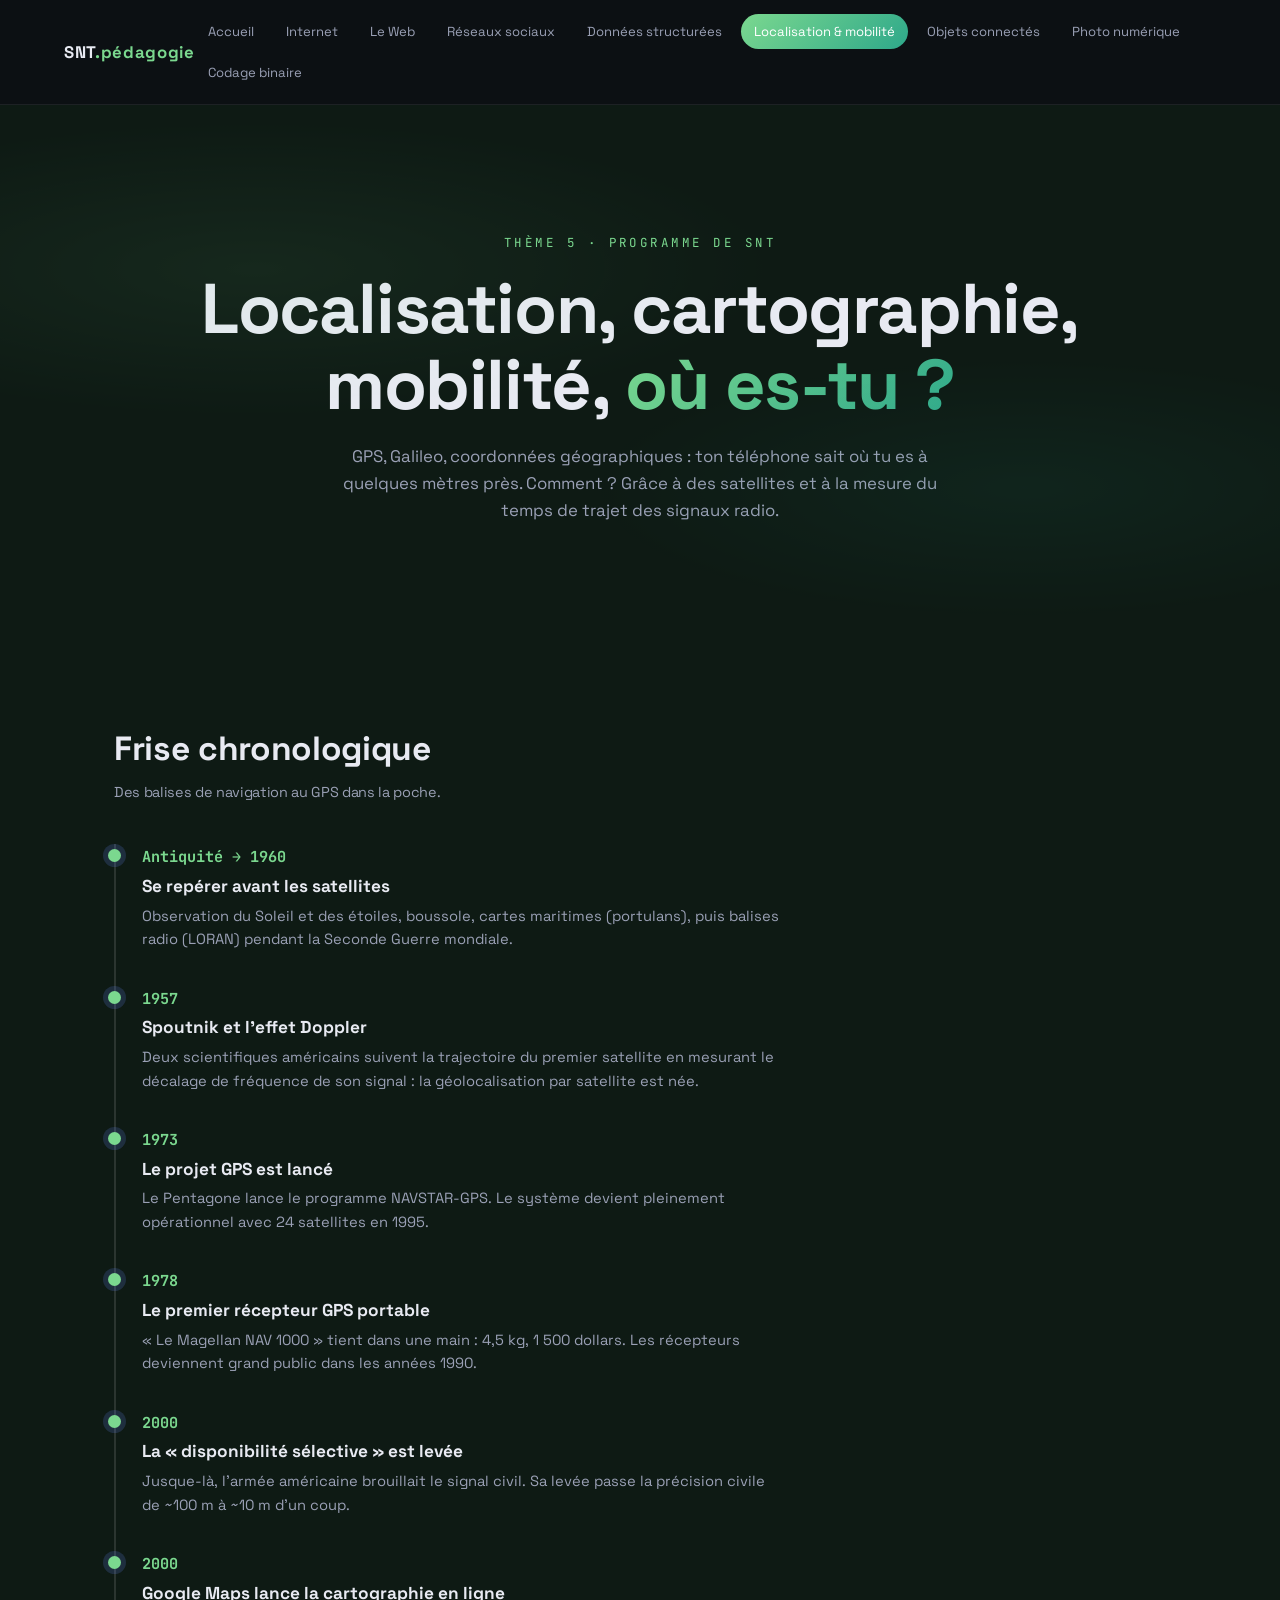
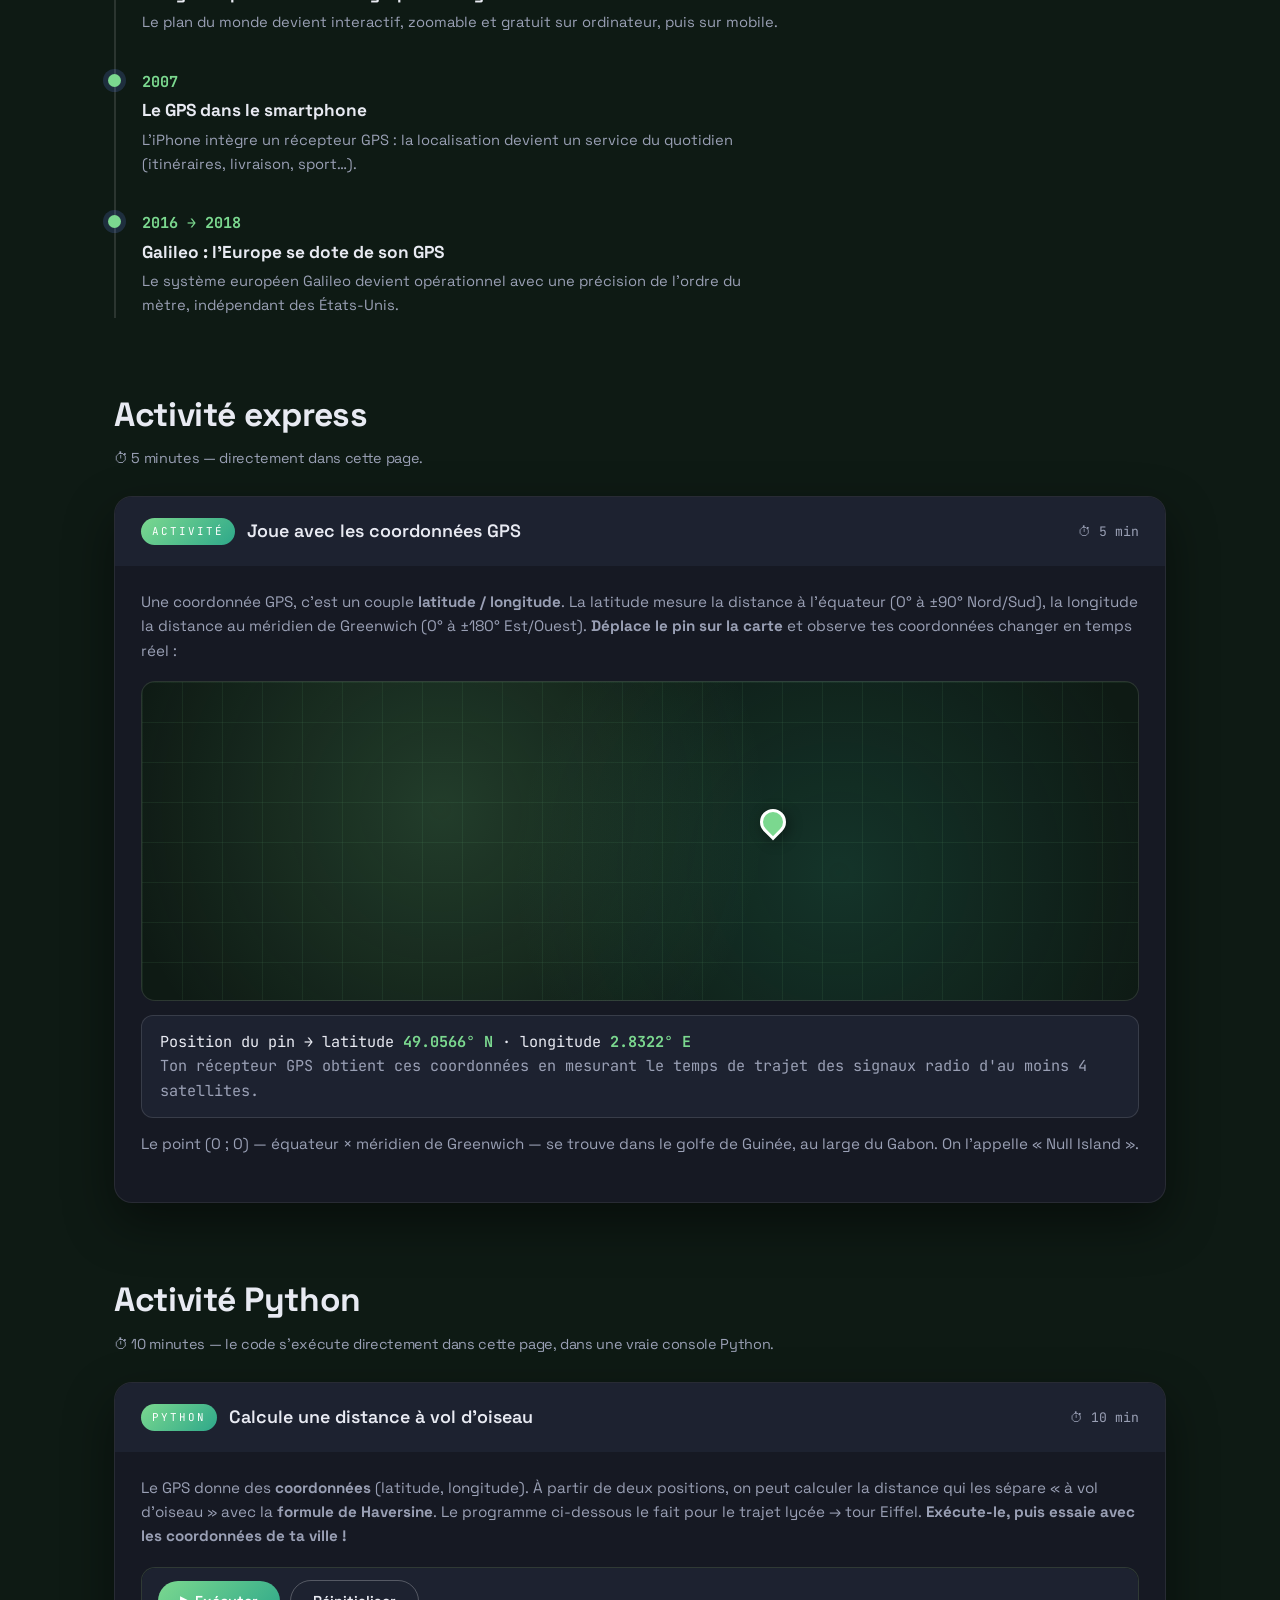
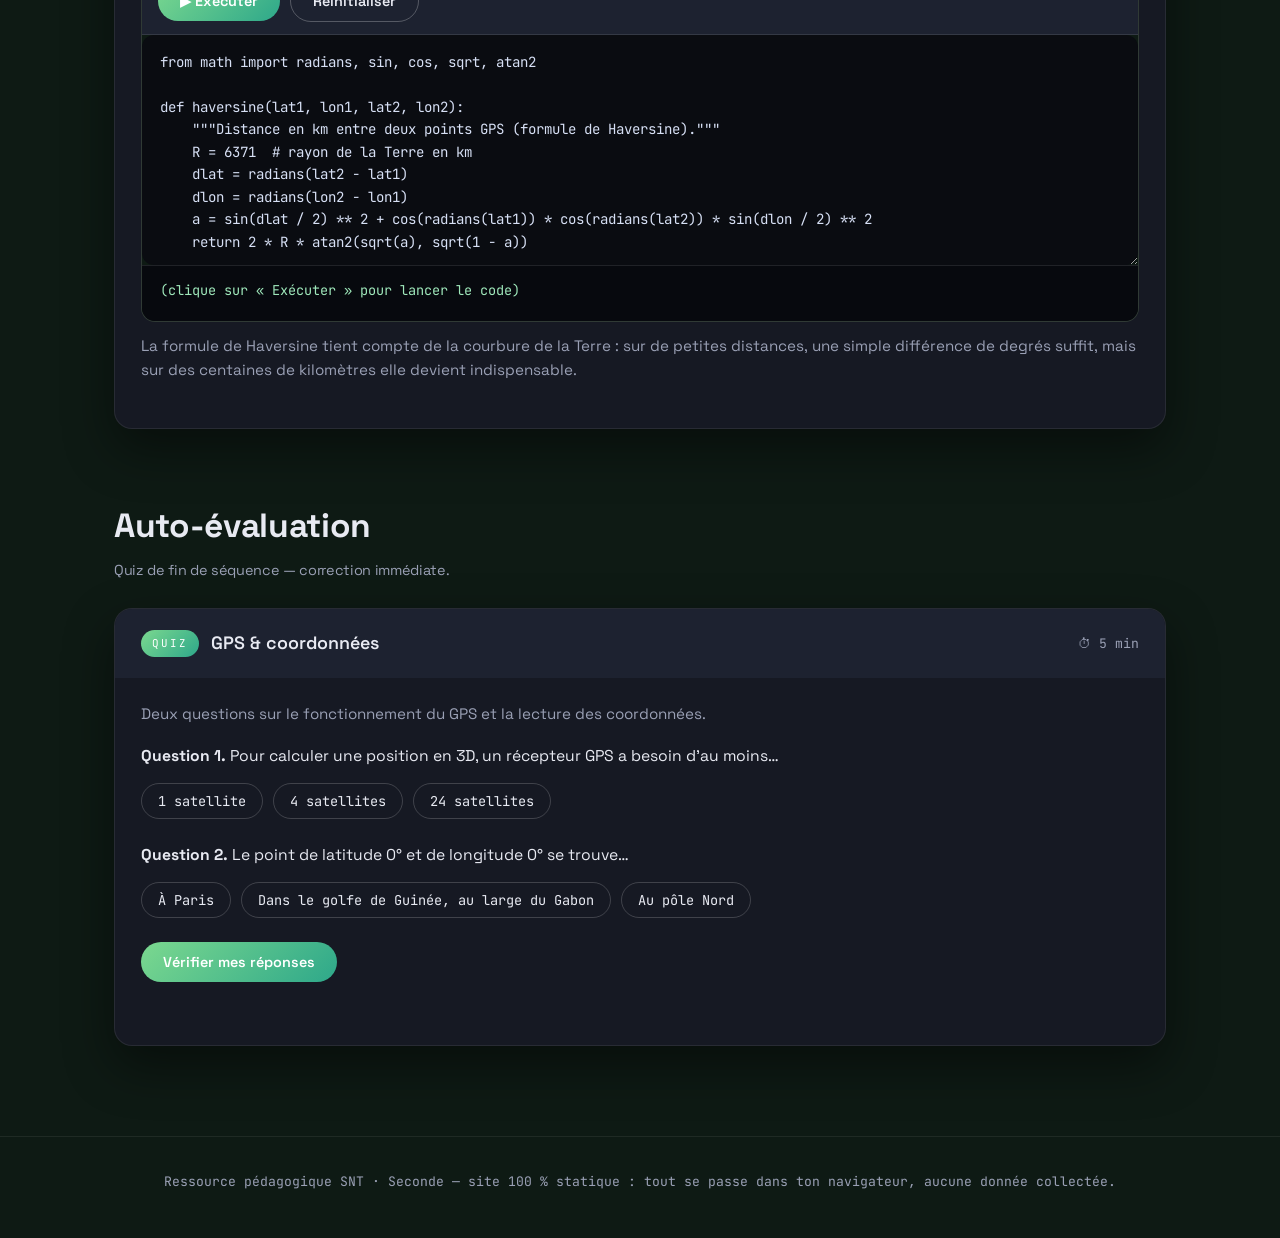
<file: themes/localisation.html>
<!DOCTYPE html>
<html lang="fr">
<head>
  <meta charset="UTF-8">
  <meta name="viewport" content="width=device-width, initial-scale=1.0">
  <title>Localisation &amp; mobilité — SNT</title>
  <link rel="stylesheet" href="../assets/css/style.css">
</head>
<body class="t-geo">
  <div id="nav-slot"></div>

  <section class="hero">
    <p class="kicker">Thème 5 · Programme de SNT</p>
    <h1>Localisation, cartographie, mobilité, <em>où es-tu ?</em></h1>
    <p>GPS, Galileo, coordonnées géographiques : ton téléphone sait où tu es à quelques mètres près. Comment ? Grâce à des satellites et à la mesure du temps de trajet des signaux radio.</p>
  </section>

  <main class="container">
    <h2 class="section-title reveal">Frise chronologique<small>Des balises de navigation au GPS dans la poche.</small></h2>
    <div class="timeline">
      <div class="event reveal">
        <span class="year">Antiquité → 1960</span>
        <h4>Se repérer avant les satellites</h4>
        <p>Observation du Soleil et des étoiles, boussole, cartes maritimes (portulans), puis balises radio (LORAN) pendant la Seconde Guerre mondiale.</p>
      </div>
      <div class="event reveal">
        <span class="year">1957</span>
        <h4>Spoutnik et l'effet Doppler</h4>
        <p>Deux scientifiques américains suivent la trajectoire du premier satellite en mesurant le décalage de fréquence de son signal : la géolocalisation par satellite est née.</p>
      </div>
      <div class="event reveal">
        <span class="year">1973</span>
        <h4>Le projet GPS est lancé</h4>
        <p>Le Pentagone lance le programme NAVSTAR-GPS. Le système devient pleinement opérationnel avec 24 satellites en 1995.</p>
      </div>
      <div class="event reveal">
        <span class="year">1978</span>
        <h4>Le premier récepteur GPS portable</h4>
        <p>« Le Magellan NAV 1000 » tient dans une main : 4,5 kg, 1 500 dollars. Les récepteurs deviennent grand public dans les années 1990.</p>
      </div>
      <div class="event reveal">
        <span class="year">2000</span>
        <h4>La « disponibilité sélective » est levée</h4>
        <p>Jusque-là, l'armée américaine brouillait le signal civil. Sa levée passe la précision civile de ~100 m à ~10 m d'un coup.</p>
      </div>
      <div class="event reveal">
        <span class="year">2000</span>
        <h4>Google Maps lance la cartographie en ligne</h4>
        <p>Le plan du monde devient interactif, zoomable et gratuit sur ordinateur, puis sur mobile.</p>
      </div>
      <div class="event reveal">
        <span class="year">2007</span>
        <h4>Le GPS dans le smartphone</h4>
        <p>L'iPhone intègre un récepteur GPS : la localisation devient un service du quotidien (itinéraires, livraison, sport…).</p>
      </div>
      <div class="event reveal">
        <span class="year">2016 → 2018</span>
        <h4>Galileo : l'Europe se dote de son GPS</h4>
        <p>Le système européen Galileo devient opérationnel avec une précision de l'ordre du mètre, indépendant des États-Unis.</p>
      </div>
    </div>

    <h2 class="section-title reveal">Activité express<small>⏱ 5 minutes — directement dans cette page.</small></h2>
    <div class="activity reveal">
      <div class="activity-head">
        <span class="badge">Activité</span>
        <h3>Joue avec les coordonnées GPS</h3>
        <span class="time">⏱ 5 min</span>
      </div>
      <div class="activity-body">
        <p>Une coordonnée GPS, c'est un couple <b>latitude / longitude</b>. La latitude mesure la distance à l'équateur (0° à ±90° Nord/Sud), la longitude la distance au méridien de Greenwich (0° à ±180° Est/Ouest). <b>Déplace le pin sur la carte</b> et observe tes coordonnées changer en temps réel :</p>
        <div class="map-zone" id="map-zone">
          <div class="grid-lines"></div>
          <div class="map-pin" style="left:62%; top:40%"></div>
        </div>
        <div class="coords-out" id="coords-out"></div>
        <p style="margin-top:14px">Le point (0 ; 0) — équateur × méridien de Greenwich — se trouve dans le golfe de Guinée, au large du Gabon. On l'appelle « Null Island ».</p>
      </div>
    </div>

    <h2 class="section-title reveal">Activité Python<small>⏱ 10 minutes — le code s'exécute directement dans cette page, dans une vraie console Python.</small></h2>
    <div class="activity reveal">
      <div class="activity-head">
        <span class="badge">Python</span>
        <h3>Calcule une distance à vol d'oiseau</h3>
        <span class="time">⏱ 10 min</span>
      </div>
      <div class="activity-body">
        <p>Le GPS donne des <b>coordonnées</b> (latitude, longitude). À partir de deux positions, on peut calculer la distance qui les sépare « à vol d'oiseau » avec la <b>formule de Haversine</b>. Le programme ci-dessous le fait pour le trajet lycée → tour Eiffel. <b>Exécute-le, puis essaie avec les coordonnées de ta ville !</b></p>
        <div class="py-editor" data-python>
          <div class="py-toolbar">
            <button type="button" class="btn py-run">▶ Exécuter</button>
            <button type="button" class="btn ghost py-reset">Réinitialiser</button>
            <span class="py-status"></span>
          </div>
          <textarea class="py-code" spellcheck="false">from math import radians, sin, cos, sqrt, atan2

def haversine(lat1, lon1, lat2, lon2):
    """Distance en km entre deux points GPS (formule de Haversine)."""
    R = 6371  # rayon de la Terre en km
    dlat = radians(lat2 - lat1)
    dlon = radians(lon2 - lon1)
    a = sin(dlat / 2) ** 2 + cos(radians(lat1)) * cos(radians(lat2)) * sin(dlon / 2) ** 2
    return 2 * R * atan2(sqrt(a), sqrt(1 - a))

# Coordonnées GPS (latitude, longitude)
lycee = (48.8566, 2.3522)      # Paris, centre
tour_eiffel = (48.8584, 2.2945)  # Tour Eiffel
gare_du_nord = (48.8809, 2.3553) # Gare du Nord

for nom, (lat, lon) in [("Tour Eiffel", tour_eiffel), ("Gare du Nord", gare_du_nord)]:
    d = haversine(lycee[0], lycee[1], lat, lon)
    print("Distance lycée ->", nom, ":", round(d, 2), "km")

# Défi : remplace les coordonnées par celles de ta maison
# et de ton lycée pour calculer la distance réelle.</textarea>
          <pre class="py-output">(clique sur « Exécuter » pour lancer le code)</pre>
        </div>
        <p class="py-hint">La formule de Haversine tient compte de la courbure de la Terre : sur de petites distances, une simple différence de degrés suffit, mais sur des centaines de kilomètres elle devient indispensable.</p>
      </div>
    </div>

    <h2 class="section-title reveal">Auto-évaluation<small>Quiz de fin de séquence — correction immédiate.</small></h2>
    <div class="activity reveal">
      <div class="activity-head">
        <span class="badge">Quiz</span>
        <h3>GPS &amp; coordonnées</h3>
        <span class="time">⏱ 5 min</span>
      </div>
      <div class="activity-body">
        <p>Deux questions sur le fonctionnement du GPS et la lecture des coordonnées.</p>
        <div data-quiz="geo"></div>
      </div>
    </div>
  </main>

  <div id="footer-slot"></div>
  <script src="../assets/js/main.js"></script>
  <script src="../assets/js/python.js"></script>
</body>
</html>
</file>
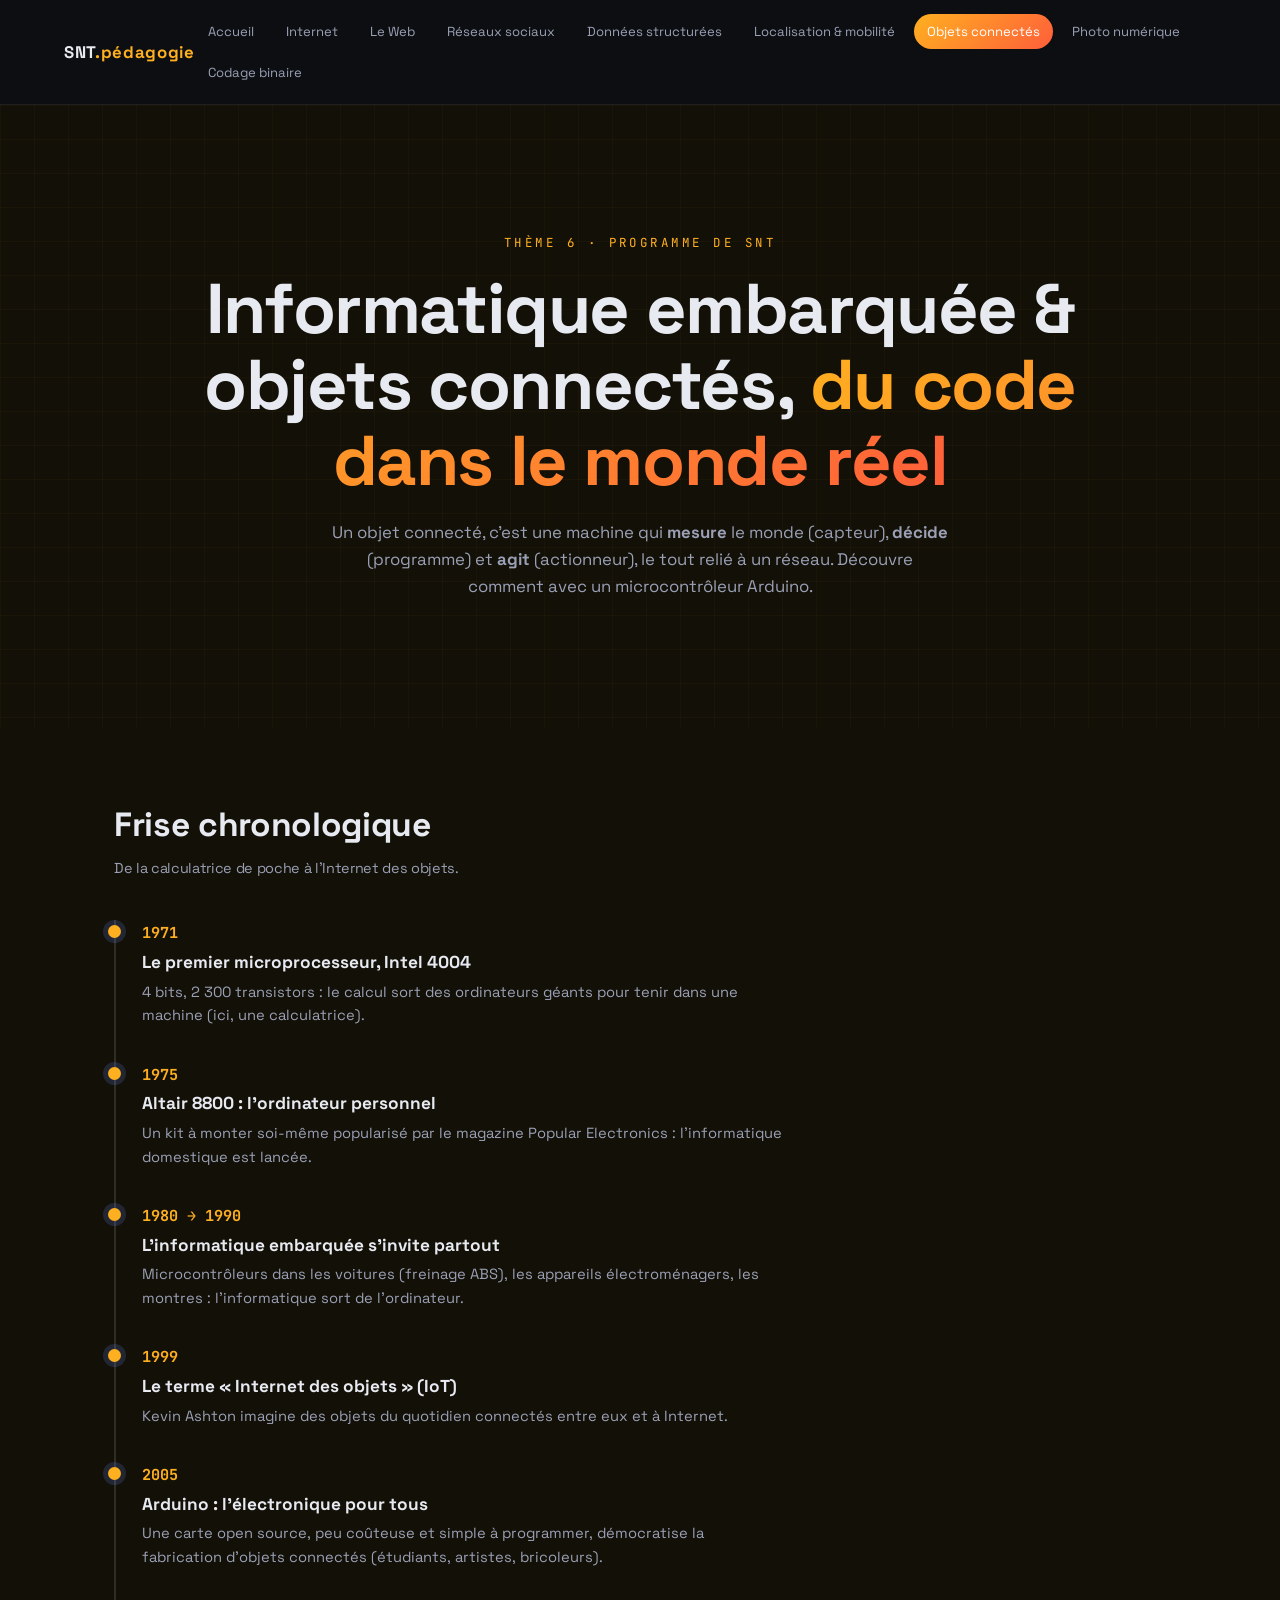
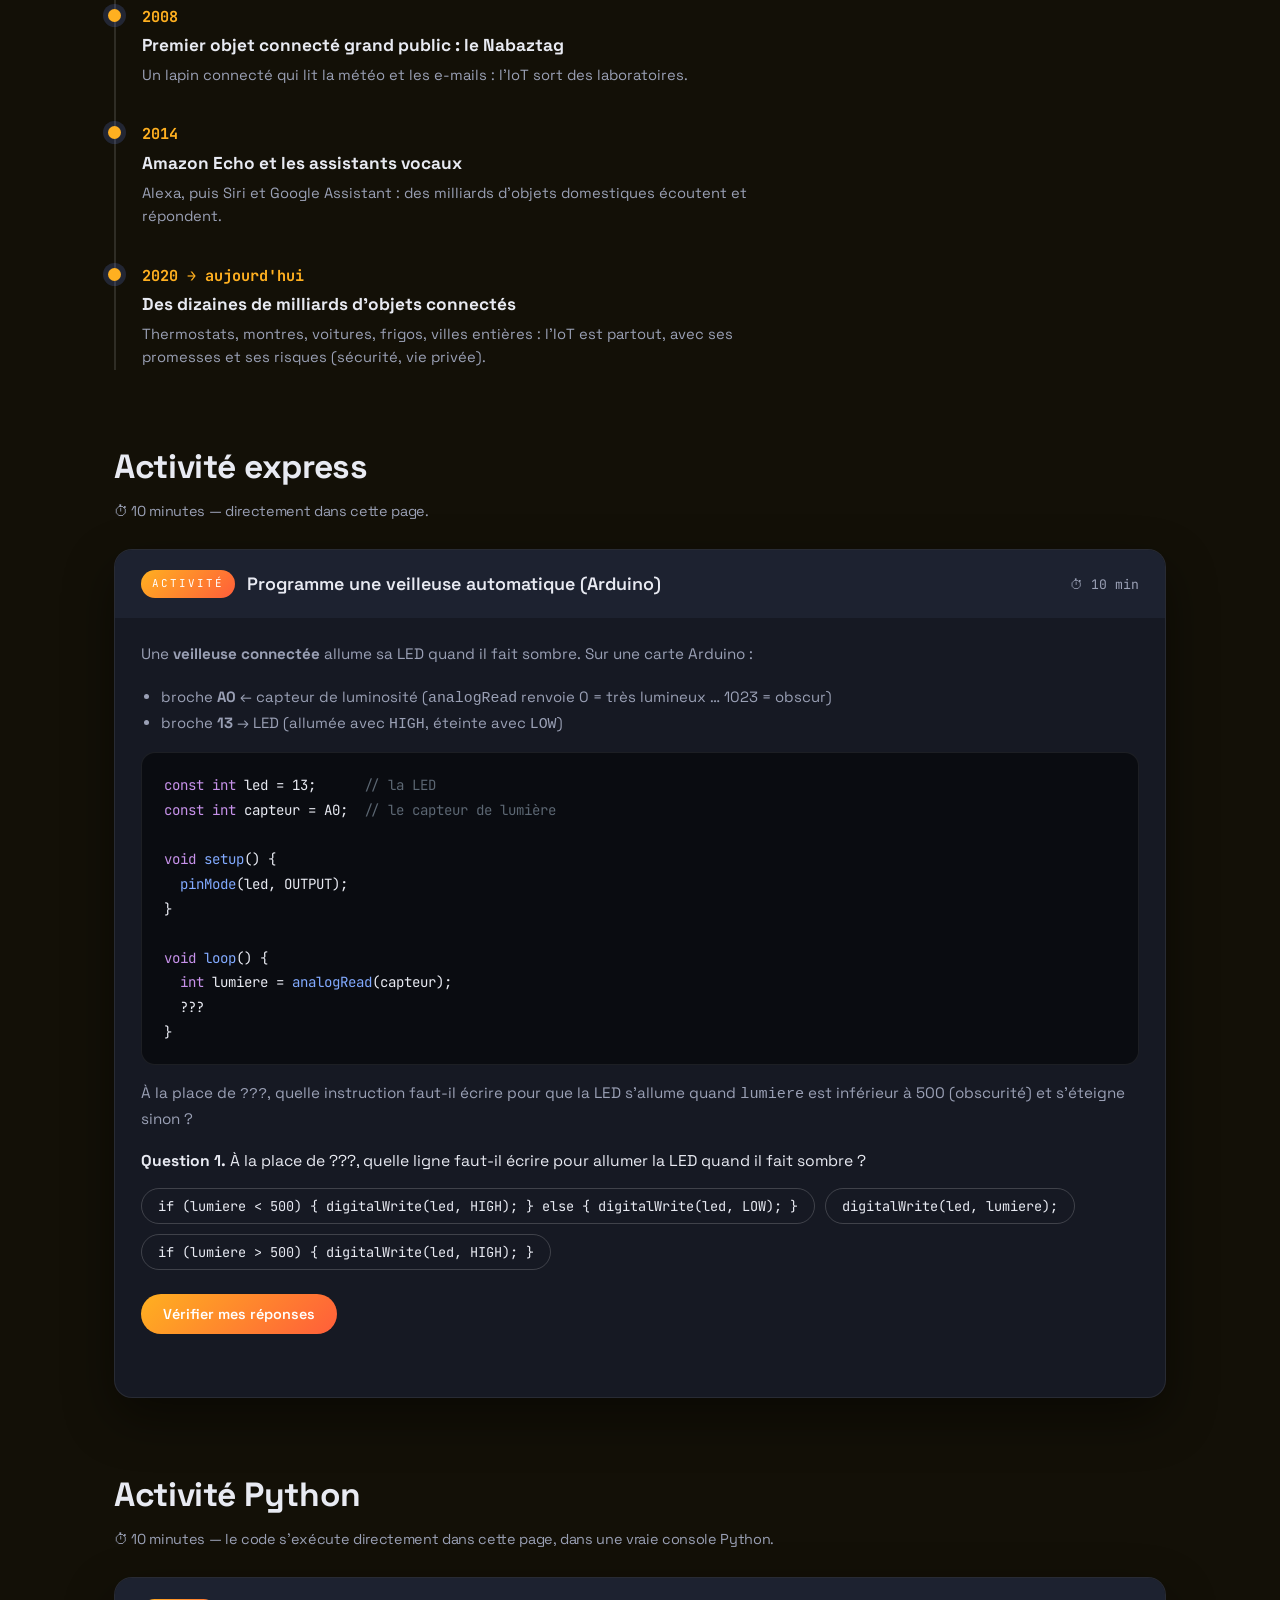
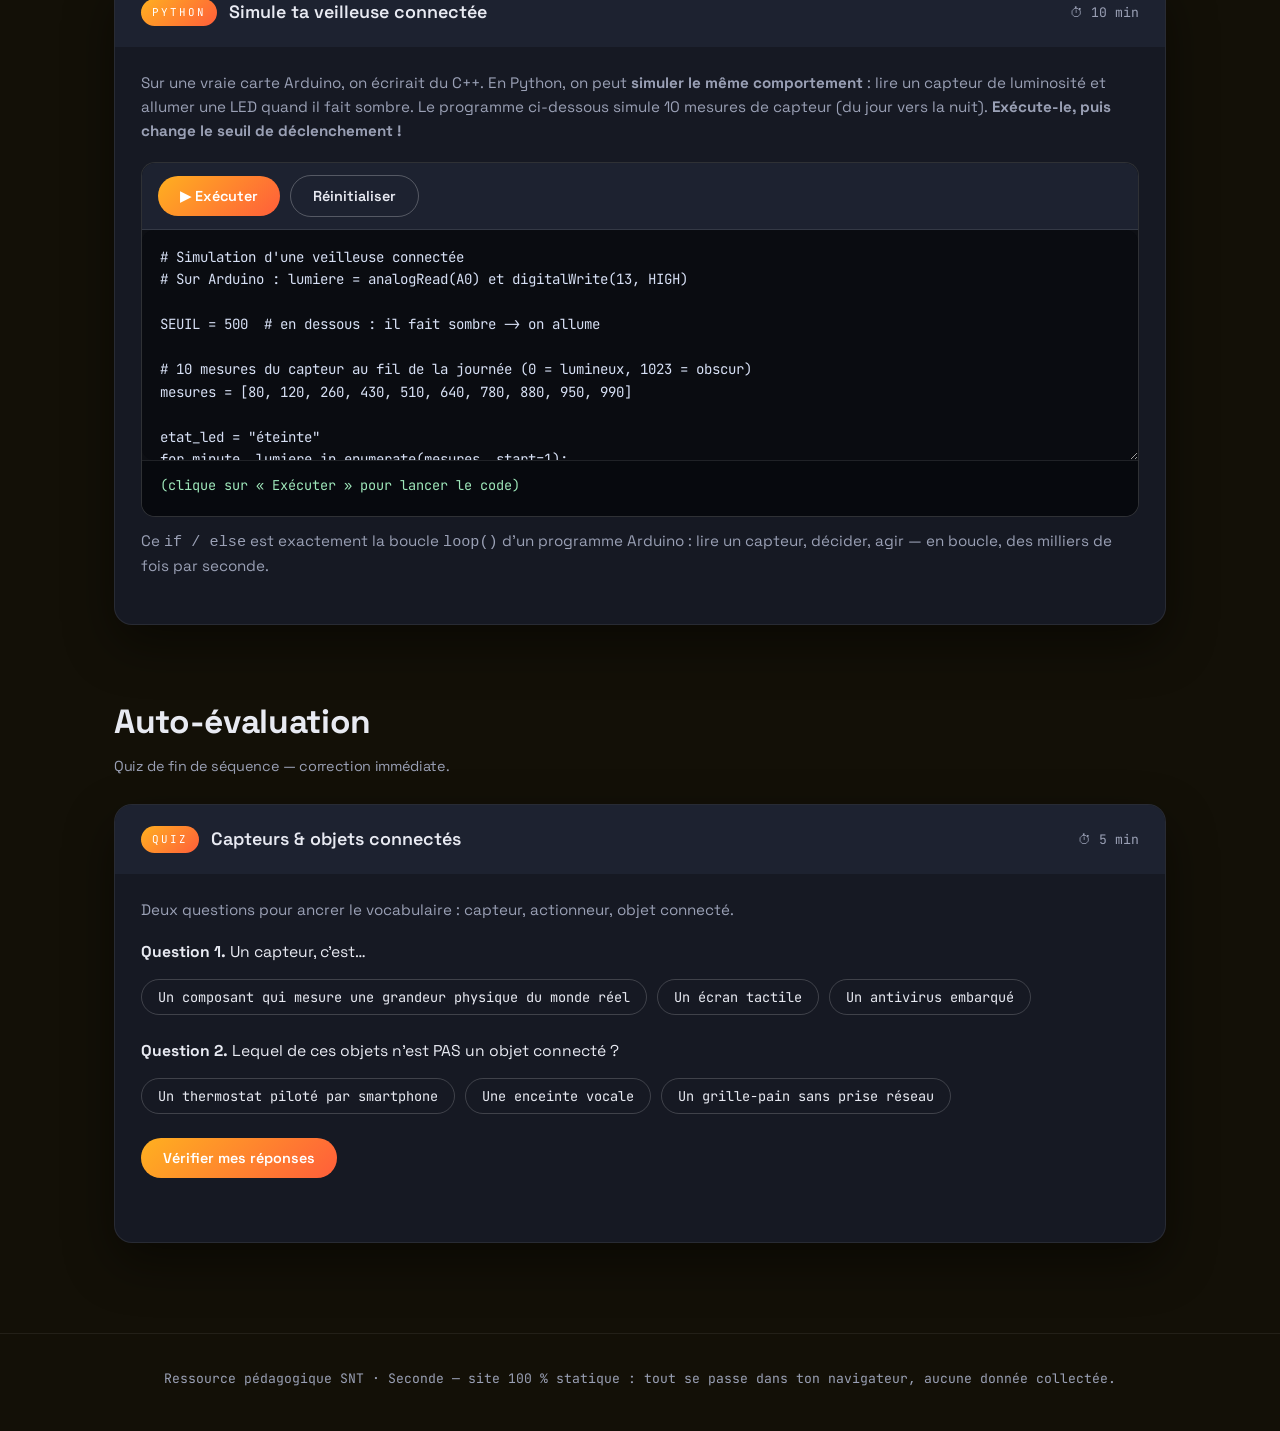
<file: themes/objets-connectes.html>
<!DOCTYPE html>
<html lang="fr">
<head>
  <meta charset="UTF-8">
  <meta name="viewport" content="width=device-width, initial-scale=1.0">
  <title>Objets connectés — SNT</title>
  <link rel="stylesheet" href="../assets/css/style.css">
</head>
<body class="t-iot">
  <div id="nav-slot"></div>

  <section class="hero">
    <p class="kicker">Thème 6 · Programme de SNT</p>
    <h1>Informatique embarquée &amp; objets connectés, <em>du code dans le monde réel</em></h1>
    <p>Un objet connecté, c'est une machine qui <b>mesure</b> le monde (capteur), <b>décide</b> (programme) et <b>agit</b> (actionneur), le tout relié à un réseau. Découvre comment avec un microcontrôleur Arduino.</p>
  </section>

  <main class="container">
    <h2 class="section-title reveal">Frise chronologique<small>De la calculatrice de poche à l'Internet des objets.</small></h2>
    <div class="timeline">
      <div class="event reveal">
        <span class="year">1971</span>
        <h4>Le premier microprocesseur, Intel 4004</h4>
        <p>4 bits, 2 300 transistors : le calcul sort des ordinateurs géants pour tenir dans une machine (ici, une calculatrice).</p>
      </div>
      <div class="event reveal">
        <span class="year">1975</span>
        <h4>Altair 8800 : l'ordinateur personnel</h4>
        <p>Un kit à monter soi-même popularisé par le magazine Popular Electronics : l'informatique domestique est lancée.</p>
      </div>
      <div class="event reveal">
        <span class="year">1980 → 1990</span>
        <h4>L'informatique embarquée s'invite partout</h4>
        <p>Microcontrôleurs dans les voitures (freinage ABS), les appareils électroménagers, les montres : l'informatique sort de l'ordinateur.</p>
      </div>
      <div class="event reveal">
        <span class="year">1999</span>
        <h4>Le terme « Internet des objets » (IoT)</h4>
        <p>Kevin Ashton imagine des objets du quotidien connectés entre eux et à Internet.</p>
      </div>
      <div class="event reveal">
        <span class="year">2005</span>
        <h4>Arduino : l'électronique pour tous</h4>
        <p>Une carte open source, peu coûteuse et simple à programmer, démocratise la fabrication d'objets connectés (étudiants, artistes, bricoleurs).</p>
      </div>
      <div class="event reveal">
        <span class="year">2008</span>
        <h4>Premier objet connecté grand public : le Nabaztag</h4>
        <p>Un lapin connecté qui lit la météo et les e-mails : l'IoT sort des laboratoires.</p>
      </div>
      <div class="event reveal">
        <span class="year">2014</span>
        <h4>Amazon Echo et les assistants vocaux</h4>
        <p>Alexa, puis Siri et Google Assistant : des milliards d'objets domestiques écoutent et répondent.</p>
      </div>
      <div class="event reveal">
        <span class="year">2020 → aujourd'hui</span>
        <h4>Des dizaines de milliards d'objets connectés</h4>
        <p>Thermostats, montres, voitures, frigos, villes entières : l'IoT est partout, avec ses promesses et ses risques (sécurité, vie privée).</p>
      </div>
    </div>

    <h2 class="section-title reveal">Activité express<small>⏱ 10 minutes — directement dans cette page.</small></h2>
    <div class="activity reveal">
      <div class="activity-head">
        <span class="badge">Activité</span>
        <h3>Programme une veilleuse automatique (Arduino)</h3>
        <span class="time">⏱ 10 min</span>
      </div>
      <div class="activity-body">
        <p>Une <b>veilleuse connectée</b> allume sa LED quand il fait sombre. Sur une carte Arduino :</p>
        <ul style="margin:0 0 14px 20px; color:var(--muted); font-size:.93rem">
          <li>broche <b>A0</b> ← capteur de luminosité (<code>analogRead</code> renvoie 0 = très lumineux … 1023 = obscur)</li>
          <li>broche <b>13</b> → LED (allumée avec <code>HIGH</code>, éteinte avec <code>LOW</code>)</li>
        </ul>
        <div class="code-block"><span class="kw">const int</span> led = 13;      <span class="cm">// la LED</span>
<span class="kw">const int</span> capteur = A0;  <span class="cm">// le capteur de lumière</span>

<span class="kw">void</span> <span class="fn">setup</span>() {
  <span class="fn">pinMode</span>(led, OUTPUT);
}

<span class="kw">void</span> <span class="fn">loop</span>() {
  <span class="kw">int</span> lumiere = <span class="fn">analogRead</span>(capteur);
  ???
}</div>
        <p>À la place de <code>???</code>, quelle instruction faut-il écrire pour que la LED s'allume quand <code>lumiere</code> est inférieur à 500 (obscurité) et s'éteigne sinon ?</p>
        <div data-quiz="iot-code"></div>
      </div>
    </div>

    <h2 class="section-title reveal">Activité Python<small>⏱ 10 minutes — le code s'exécute directement dans cette page, dans une vraie console Python.</small></h2>
    <div class="activity reveal">
      <div class="activity-head">
        <span class="badge">Python</span>
        <h3>Simule ta veilleuse connectée</h3>
        <span class="time">⏱ 10 min</span>
      </div>
      <div class="activity-body">
        <p>Sur une vraie carte Arduino, on écrirait du C++. En Python, on peut <b>simuler le même comportement</b> : lire un capteur de luminosité et allumer une LED quand il fait sombre. Le programme ci-dessous simule 10 mesures de capteur (du jour vers la nuit). <b>Exécute-le, puis change le seuil de déclenchement !</b></p>
        <div class="py-editor" data-python>
          <div class="py-toolbar">
            <button type="button" class="btn py-run">▶ Exécuter</button>
            <button type="button" class="btn ghost py-reset">Réinitialiser</button>
            <span class="py-status"></span>
          </div>
          <textarea class="py-code" spellcheck="false"># Simulation d'une veilleuse connectée
# Sur Arduino : lumiere = analogRead(A0) et digitalWrite(13, HIGH)

SEUIL = 500  # en dessous : il fait sombre -> on allume

# 10 mesures du capteur au fil de la journée (0 = lumineux, 1023 = obscur)
mesures = [80, 120, 260, 430, 510, 640, 780, 880, 950, 990]

etat_led = "éteinte"
for minute, lumiere in enumerate(mesures, start=1):
    if lumiere < SEUIL:
        nouvel_etat = "ALLUMÉE"
    else:
        nouvel_etat = "éteinte"

    if nouvel_etat != etat_led:
        print("Minute", minute, ": la LED passe à", nouvel_etat,
              "(luminosité =", lumiere, ")")
        etat_led = nouvel_etat
    else:
        print("Minute", minute, ": LED", etat_led, "(luminosité =", lumiere, ")")

print()
print("Bilan : la veilleuse s'est allumée quand la luminosité")
print("est tombée sous", SEUIL, ".")

# Défi 1 : change SEUIL à 300 et observe la différence
# Défi 2 : ajoute une mesure toutes les 2 minutes
#          (indice : utilise range(0, 21, 2))</textarea>
          <pre class="py-output">(clique sur « Exécuter » pour lancer le code)</pre>
        </div>
        <p class="py-hint">Ce <code>if / else</code> est exactement la boucle <code>loop()</code> d'un programme Arduino : lire un capteur, décider, agir — en boucle, des milliers de fois par seconde.</p>
      </div>
    </div>

    <h2 class="section-title reveal">Auto-évaluation<small>Quiz de fin de séquence — correction immédiate.</small></h2>
    <div class="activity reveal">
      <div class="activity-head">
        <span class="badge">Quiz</span>
        <h3>Capteurs &amp; objets connectés</h3>
        <span class="time">⏱ 5 min</span>
      </div>
      <div class="activity-body">
        <p>Deux questions pour ancrer le vocabulaire : capteur, actionneur, objet connecté.</p>
        <div data-quiz="iot"></div>
      </div>
    </div>
  </main>

  <div id="footer-slot"></div>
  <script src="../assets/js/main.js"></script>
  <script src="../assets/js/python.js"></script>
</body>
</html>
</file>
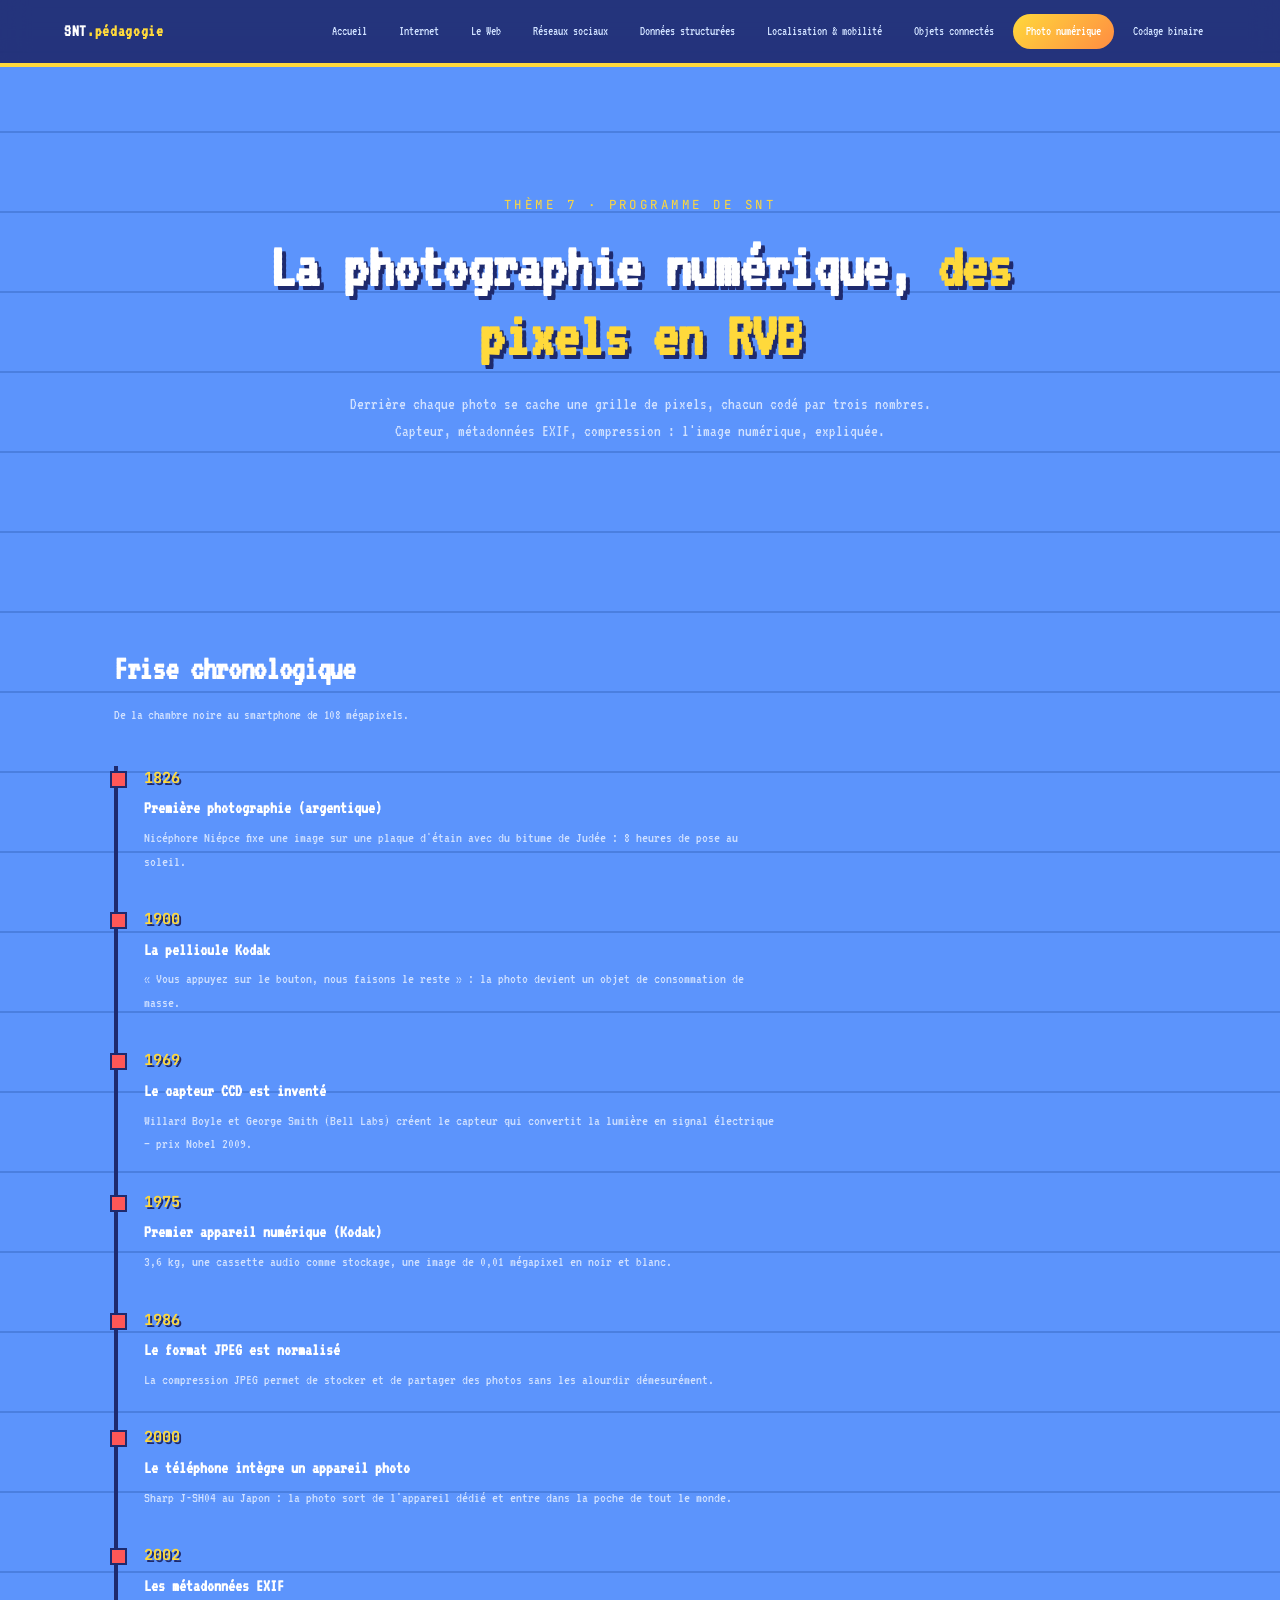
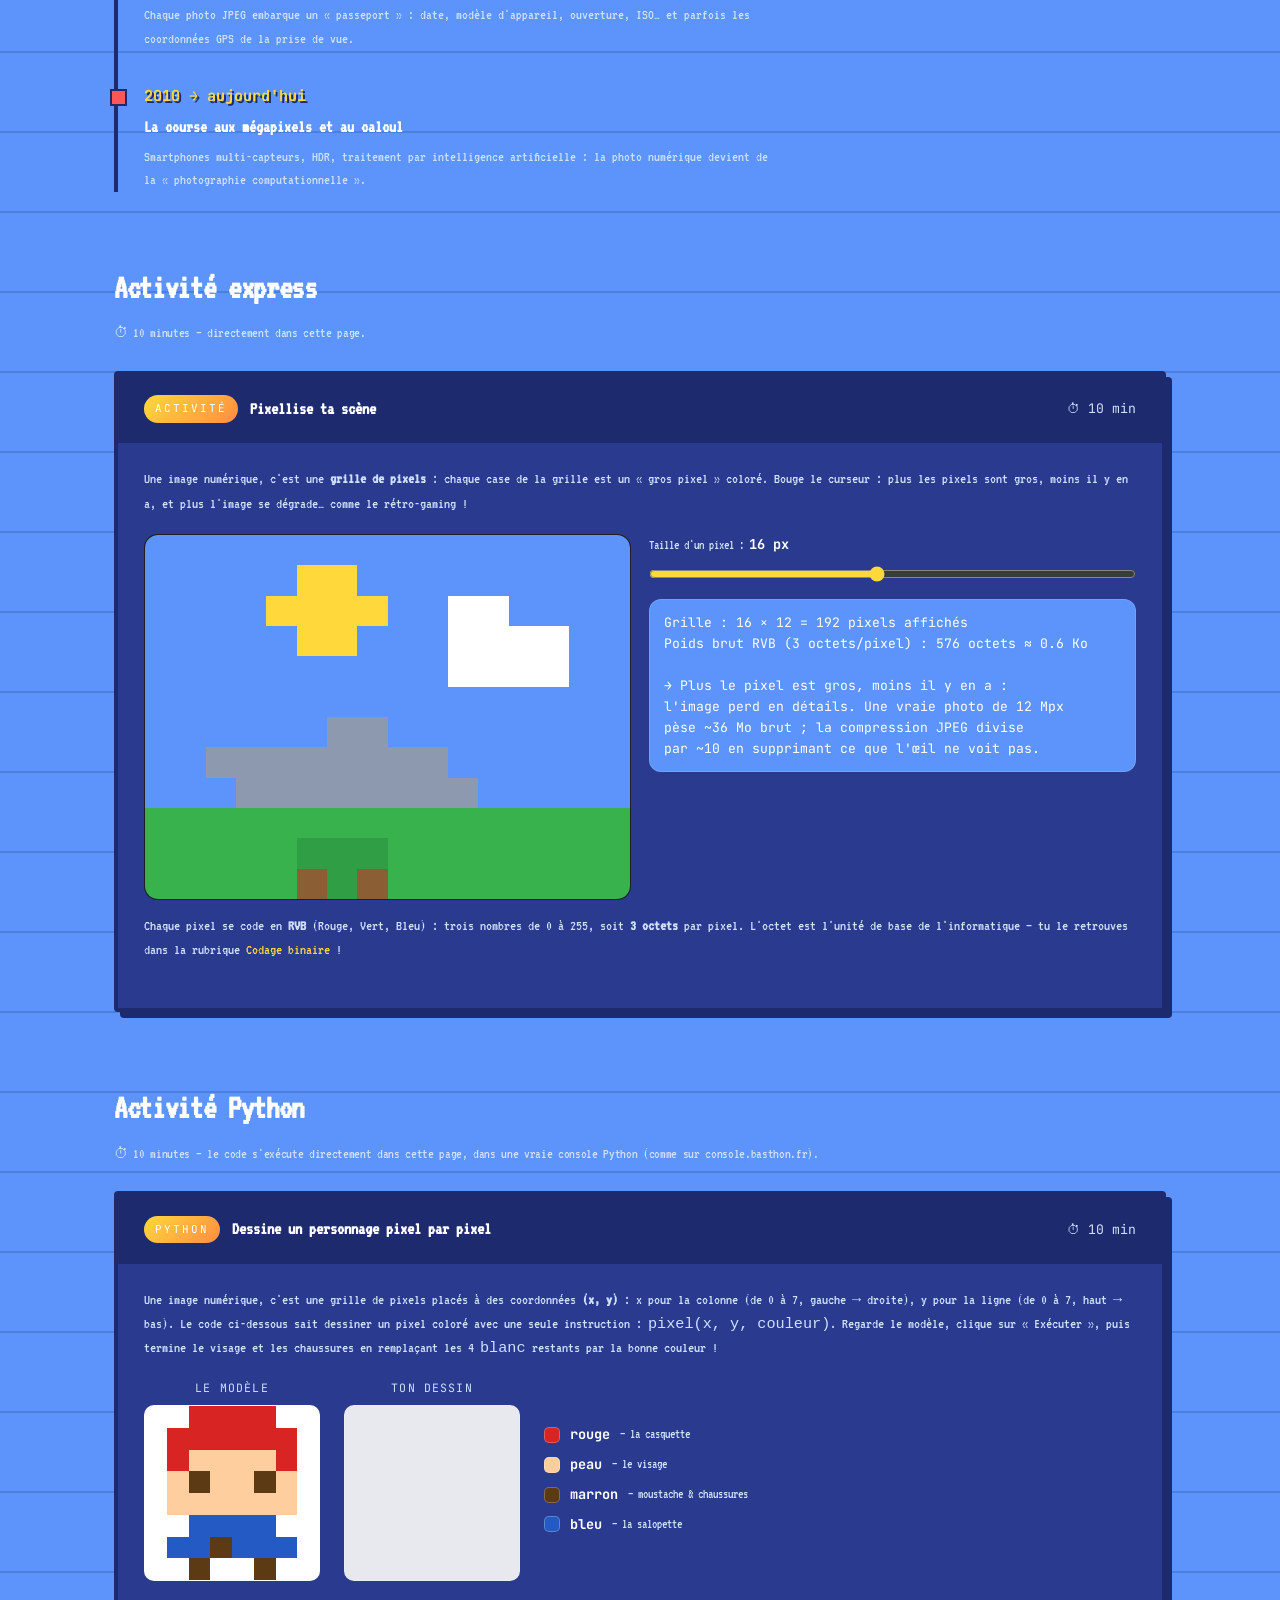
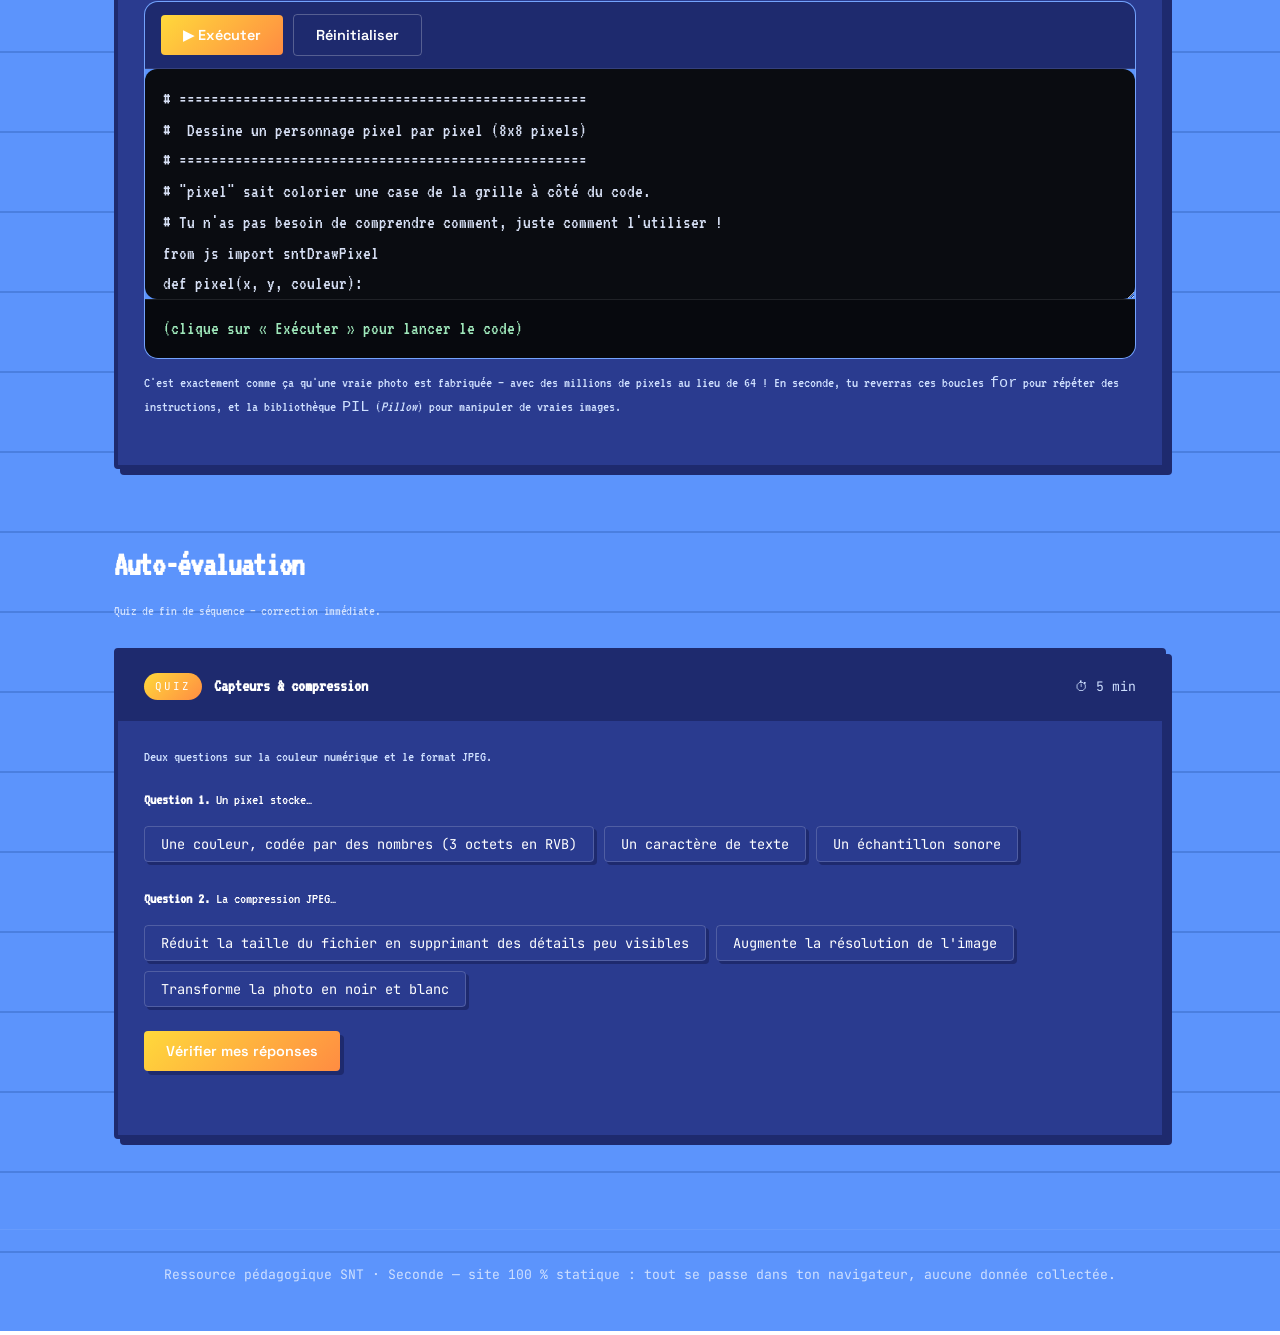
<file: themes/photo.html>
<!DOCTYPE html>
<html lang="fr">
<head>
  <meta charset="UTF-8">
  <meta name="viewport" content="width=device-width, initial-scale=1.0">
  <title>Photographie numérique — SNT</title>
  <link rel="stylesheet" href="../assets/css/style.css">
</head>
<body class="t-photo">
  <div id="nav-slot"></div>

  <section class="hero">
    <p class="kicker">Thème 7 · Programme de SNT</p>
    <h1>La photographie numérique, <em>des pixels en RVB</em></h1>
    <p>Derrière chaque photo se cache une grille de pixels, chacun codé par trois nombres. Capteur, métadonnées EXIF, compression : l'image numérique, expliquée.</p>
  </section>

  <main class="container">
    <h2 class="section-title reveal">Frise chronologique<small>De la chambre noire au smartphone de 108 mégapixels.</small></h2>
    <div class="timeline">
      <div class="event reveal">
        <span class="year">1826</span>
        <h4>Première photographie (argentique)</h4>
        <p>Nicéphore Niépce fixe une image sur une plaque d'étain avec du bitume de Judée : 8 heures de pose au soleil.</p>
      </div>
      <div class="event reveal">
        <span class="year">1900</span>
        <h4>La pellicule Kodak</h4>
        <p>« Vous appuyez sur le bouton, nous faisons le reste » : la photo devient un objet de consommation de masse.</p>
      </div>
      <div class="event reveal">
        <span class="year">1969</span>
        <h4>Le capteur CCD est inventé</h4>
        <p>Willard Boyle et George Smith (Bell Labs) créent le capteur qui convertit la lumière en signal électrique — prix Nobel 2009.</p>
      </div>
      <div class="event reveal">
        <span class="year">1975</span>
        <h4>Premier appareil numérique (Kodak)</h4>
        <p>3,6 kg, une cassette audio comme stockage, une image de 0,01 mégapixel en noir et blanc.</p>
      </div>
      <div class="event reveal">
        <span class="year">1986</span>
        <h4>Le format JPEG est normalisé</h4>
        <p>La compression JPEG permet de stocker et de partager des photos sans les alourdir démesurément.</p>
      </div>
      <div class="event reveal">
        <span class="year">2000</span>
        <h4>Le téléphone intègre un appareil photo</h4>
        <p>Sharp J-SH04 au Japon : la photo sort de l'appareil dédié et entre dans la poche de tout le monde.</p>
      </div>
      <div class="event reveal">
        <span class="year">2002</span>
        <h4>Les métadonnées EXIF</h4>
        <p>Chaque photo JPEG embarque un « passeport » : date, modèle d'appareil, ouverture, ISO… et parfois les coordonnées GPS de la prise de vue.</p>
      </div>
      <div class="event reveal">
        <span class="year">2010 → aujourd'hui</span>
        <h4>La course aux mégapixels et au calcul</h4>
        <p>Smartphones multi-capteurs, HDR, traitement par intelligence artificielle : la photo numérique devient de la « photographie computationnelle ».</p>
      </div>
    </div>

    <h2 class="section-title reveal">Activité express<small>⏱ 10 minutes — directement dans cette page.</small></h2>
    <div class="activity reveal">
      <div class="activity-head">
        <span class="badge">Activité</span>
        <h3>Pixellise ta scène</h3>
        <span class="time">⏱ 10 min</span>
      </div>
      <div class="activity-body">
        <p>Une image numérique, c'est une <b>grille de pixels</b> : chaque case de la grille est un « gros pixel » coloré. Bouge le curseur : plus les pixels sont gros, moins il y en a, et plus l'image se dégrade… comme le rétro-gaming !</p>
        <div class="cam-zone">
          <div class="cam-canvas-wrap">
            <canvas id="pixel-canvas" width="256" height="192"></canvas>
          </div>
          <div class="cam-side">
            <div class="slider-row">
              <label for="pixel-size">Taille d'un pixel : <b id="pixel-size-out">16 px</b></label>
              <input type="range" id="pixel-size" min="2" max="32" step="2" value="16">
            </div>
            <div class="readout" id="cam-readout"></div>
          </div>
        </div>
        <p style="margin-top:14px">Chaque pixel se code en <b>RVB</b> (Rouge, Vert, Bleu) : trois nombres de 0 à 255, soit <b>3 octets</b> par pixel. L'octet est l'unité de base de l'informatique — tu le retrouves dans la rubrique <a href="binaire.html" style="color:var(--accent)">Codage binaire</a> !</p>
      </div>
    </div>

    <h2 class="section-title reveal">Activité Python<small>⏱ 10 minutes — le code s'exécute directement dans cette page, dans une vraie console Python (comme sur console.basthon.fr).</small></h2>
    <div class="activity reveal">
      <div class="activity-head">
        <span class="badge">Python</span>
        <h3>Dessine un personnage pixel par pixel</h3>
        <span class="time">⏱ 10 min</span>
      </div>
      <div class="activity-body">
        <p>Une image numérique, c'est une grille de pixels placés à des coordonnées <b>(x, y)</b> : x pour la colonne (de 0 à 7, gauche → droite), y pour la ligne (de 0 à 7, haut → bas). Le code ci-dessous sait dessiner un pixel coloré avec une seule instruction : <code>pixel(x, y, couleur)</code>. Regarde le modèle, clique sur « Exécuter », puis termine le visage et les chaussures en remplaçant les 4 <code>blanc</code> restants par la bonne couleur !</p>

        <div class="mario-zone">
          <div class="mario-panel">
            <span>Le modèle</span>
            <div class="mario-grid" aria-hidden="true">
              <i></i><i></i><i style="background:#d92424"></i><i style="background:#d92424"></i><i style="background:#d92424"></i><i style="background:#d92424"></i><i></i><i></i>
              <i></i><i style="background:#d92424"></i><i style="background:#d92424"></i><i style="background:#d92424"></i><i style="background:#d92424"></i><i style="background:#d92424"></i><i style="background:#d92424"></i><i></i>
              <i></i><i style="background:#d92424"></i><i style="background:#ffce9e"></i><i style="background:#ffce9e"></i><i style="background:#ffce9e"></i><i style="background:#ffce9e"></i><i style="background:#d92424"></i><i></i>
              <i></i><i style="background:#ffce9e"></i><i style="background:#5c3a14"></i><i style="background:#ffce9e"></i><i style="background:#ffce9e"></i><i style="background:#5c3a14"></i><i style="background:#ffce9e"></i><i></i>
              <i></i><i style="background:#ffce9e"></i><i style="background:#ffce9e"></i><i style="background:#ffce9e"></i><i style="background:#ffce9e"></i><i style="background:#ffce9e"></i><i style="background:#ffce9e"></i><i></i>
              <i></i><i></i><i style="background:#245ac4"></i><i style="background:#245ac4"></i><i style="background:#245ac4"></i><i style="background:#245ac4"></i><i></i><i></i>
              <i></i><i style="background:#245ac4"></i><i style="background:#245ac4"></i><i style="background:#5c3a14"></i><i style="background:#245ac4"></i><i style="background:#245ac4"></i><i style="background:#245ac4"></i><i></i>
              <i></i><i></i><i style="background:#5c3a14"></i><i></i><i></i><i style="background:#5c3a14"></i><i></i><i></i>
            </div>
          </div>
          <div class="mario-panel">
            <span>Ton dessin</span>
            <div class="mario-canvas-wrap">
              <canvas id="mario-canvas" width="8" height="8"></canvas>
            </div>
          </div>
          <ul class="mario-legend">
            <li><i style="background:#d92424"></i> <b>rouge</b> — la casquette</li>
            <li><i style="background:#ffce9e"></i> <b>peau</b> — le visage</li>
            <li><i style="background:#5c3a14"></i> <b>marron</b> — moustache &amp; chaussures</li>
            <li><i style="background:#245ac4"></i> <b>bleu</b> — la salopette</li>
          </ul>
        </div>

        <div class="py-editor" data-python data-canvas="mario-canvas">
          <div class="py-toolbar">
            <button type="button" class="btn py-run">▶ Exécuter</button>
            <button type="button" class="btn ghost py-reset">Réinitialiser</button>
            <span class="py-status"></span>
          </div>
          <textarea class="py-code" spellcheck="false"># ===================================================
#  Dessine un personnage pixel par pixel (8x8 pixels)
# ===================================================
# "pixel" sait colorier une case de la grille à côté du code.
# Tu n'as pas besoin de comprendre comment, juste comment l'utiliser !
from js import sntDrawPixel
def pixel(x, y, couleur):
    r, v, b = couleur
    sntDrawPixel("mario-canvas", x, y, r, v, b)

# Palette de couleurs (Rouge, Vert, Bleu), de 0 à 255
blanc  = (255, 255, 255)
rouge  = (217, 36, 36)    # la casquette
peau   = (255, 206, 158)  # le visage
marron = (92, 58, 20)     # moustache et chaussures
bleu   = (36, 90, 196)    # la salopette

# 1. Fond blanc (une double boucle : une ligne, puis une colonne)
for x in range(8):
    for y in range(8):
        pixel(x, y, blanc)

# 2. La casquette
for x in range(2, 6):
    pixel(x, 0, rouge)
for x in range(1, 7):
    pixel(x, 1, rouge)
pixel(1, 2, rouge)
pixel(6, 2, rouge)

# 3. Le visage
for x in range(2, 6):
    pixel(x, 2, peau)
for x in range(1, 7):
    pixel(x, 4, peau)
pixel(1, 3, peau)
pixel(3, 3, peau)
pixel(4, 3, peau)
pixel(6, 3, peau)

# 4. La salopette
for x in range(2, 6):
    pixel(x, 5, bleu)
for x in range(1, 7):
    pixel(x, 6, bleu)
pixel(3, 6, marron)  # la boucle de ceinture

# À TOI DE JOUER : regarde le modèle à gauche, puis remplace
# les 4 "blanc" ci-dessous par la bonne couleur !
pixel(2, 3, blanc)   # un trait de moustache
pixel(5, 3, blanc)   # un trait de moustache
pixel(2, 7, blanc)   # une chaussure
pixel(5, 7, blanc)   # une chaussure

print("Bravo, ton personnage est prêt !")

# Défi : une fois terminé, change les valeurs de "rouge" ou "bleu"
# tout en haut du code et relance — tu peux changer sa tenue !</textarea>
          <pre class="py-output">(clique sur « Exécuter » pour lancer le code)</pre>
        </div>
        <p class="py-hint">C'est exactement comme ça qu'une vraie photo est fabriquée — avec des millions de pixels au lieu de 64 ! En seconde, tu reverras ces boucles <code>for</code> pour répéter des instructions, et la bibliothèque <code>PIL</code> (<i>Pillow</i>) pour manipuler de vraies images.</p>
      </div>
    </div>

    <h2 class="section-title reveal">Auto-évaluation<small>Quiz de fin de séquence — correction immédiate.</small></h2>
    <div class="activity reveal">
      <div class="activity-head">
        <span class="badge">Quiz</span>
        <h3>Capteurs &amp; compression</h3>
        <span class="time">⏱ 5 min</span>
      </div>
      <div class="activity-body">
        <p>Deux questions sur la couleur numérique et le format JPEG.</p>
        <div data-quiz="photo"></div>
      </div>
    </div>
  </main>

  <div id="footer-slot"></div>
  <script src="../assets/js/main.js"></script>
  <script src="../assets/js/python.js"></script>
</body>
</html>
</file>
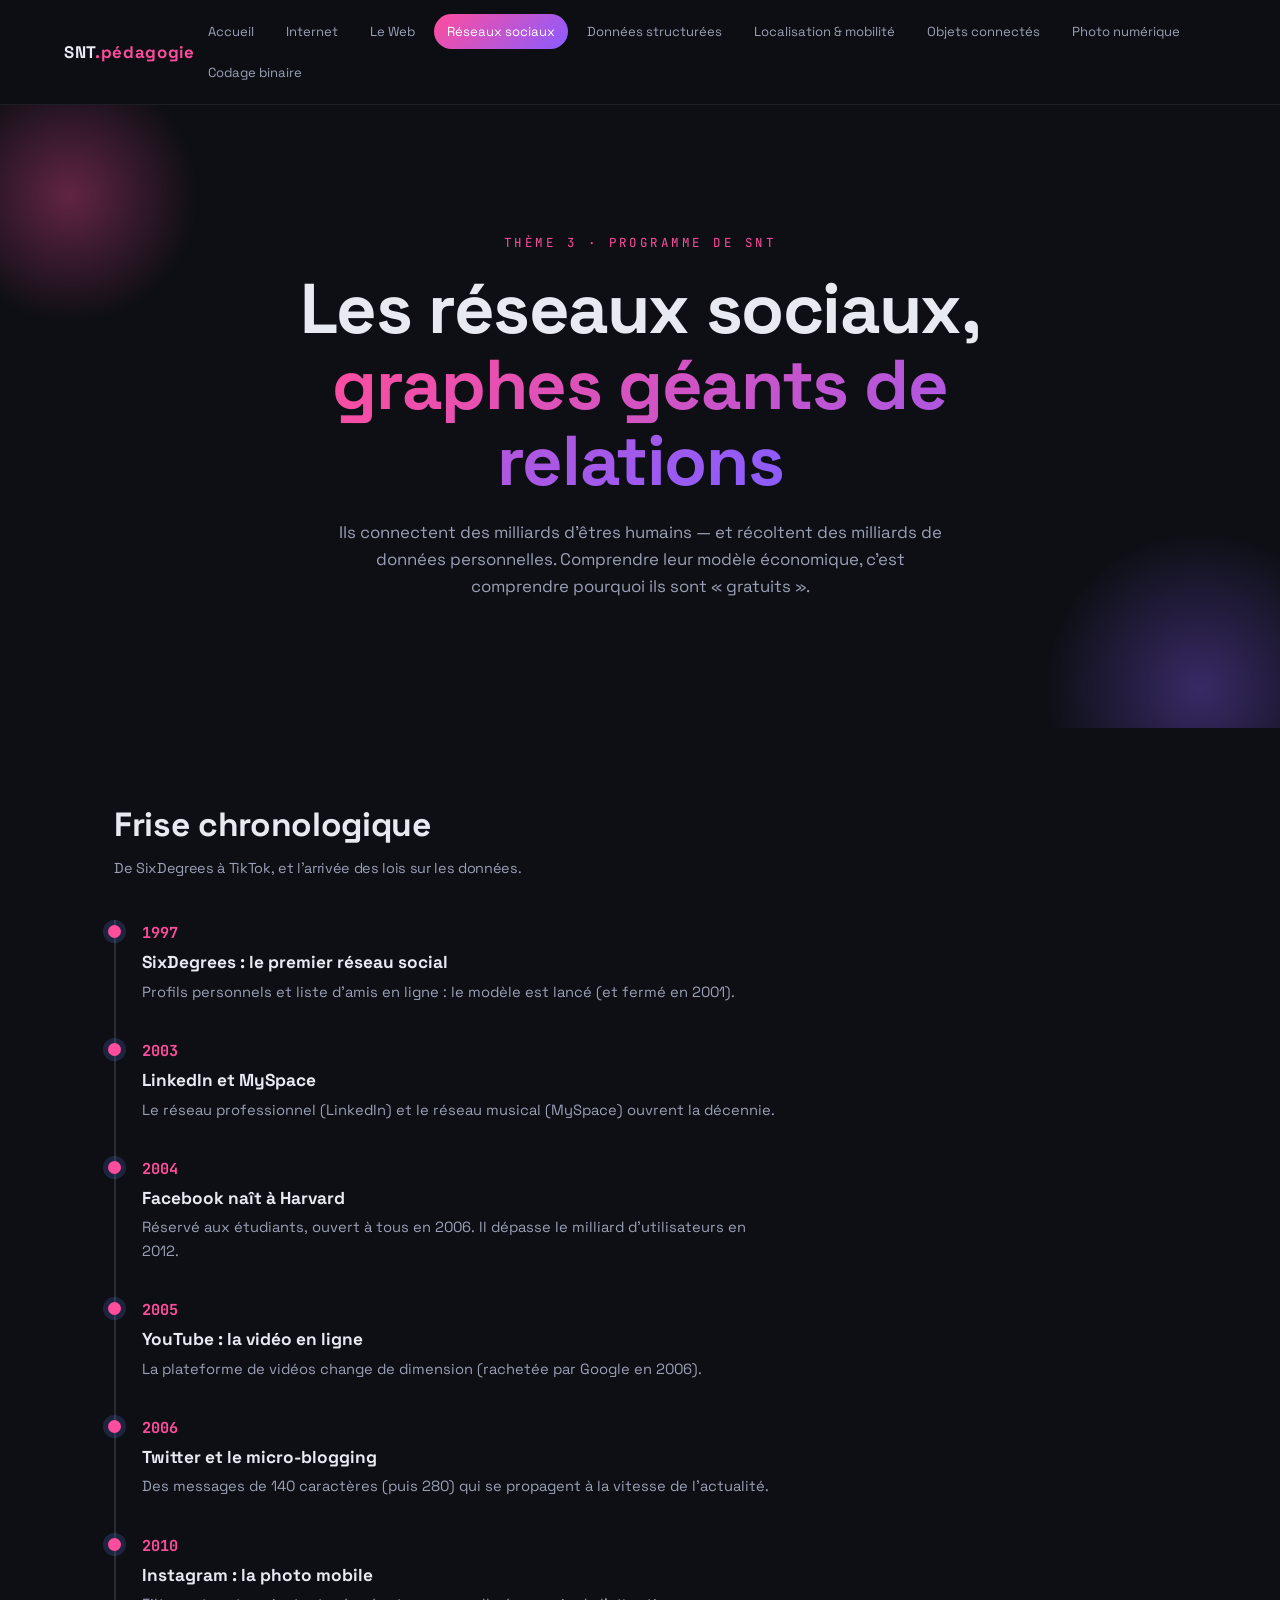
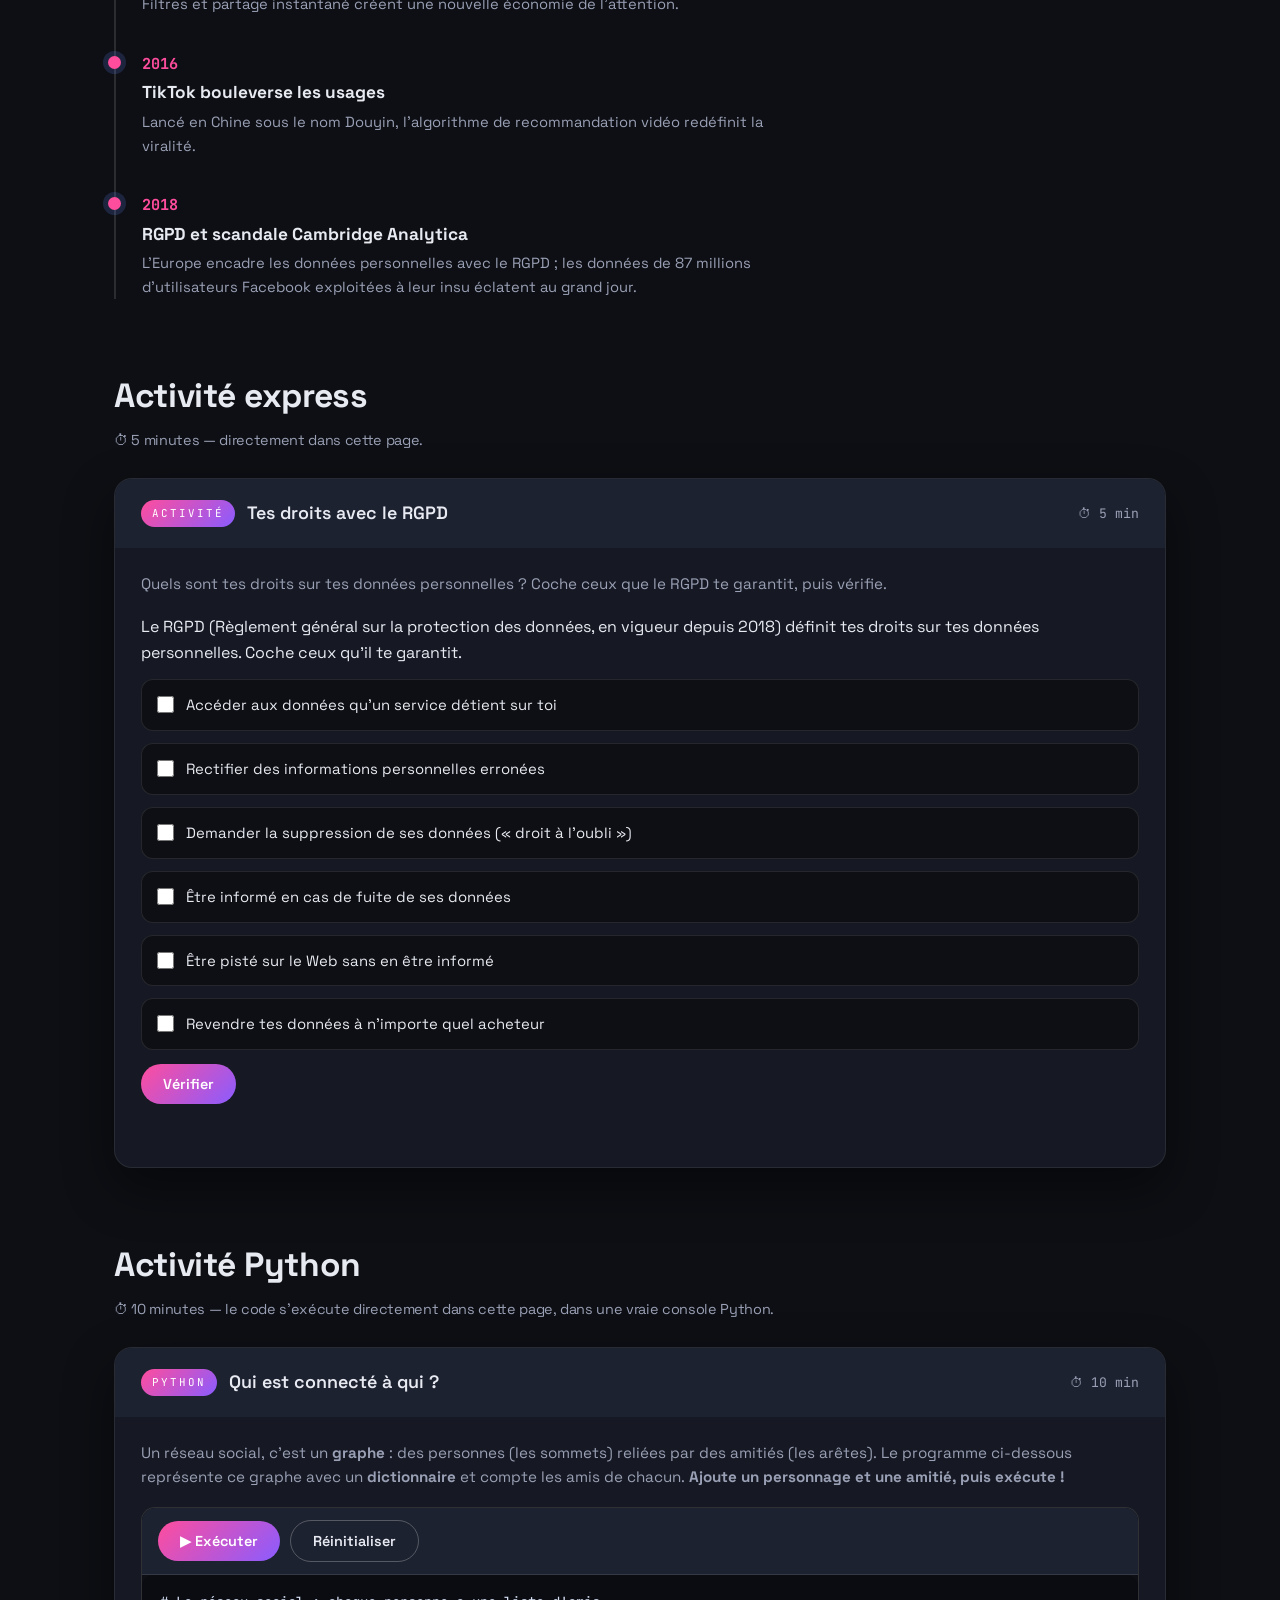
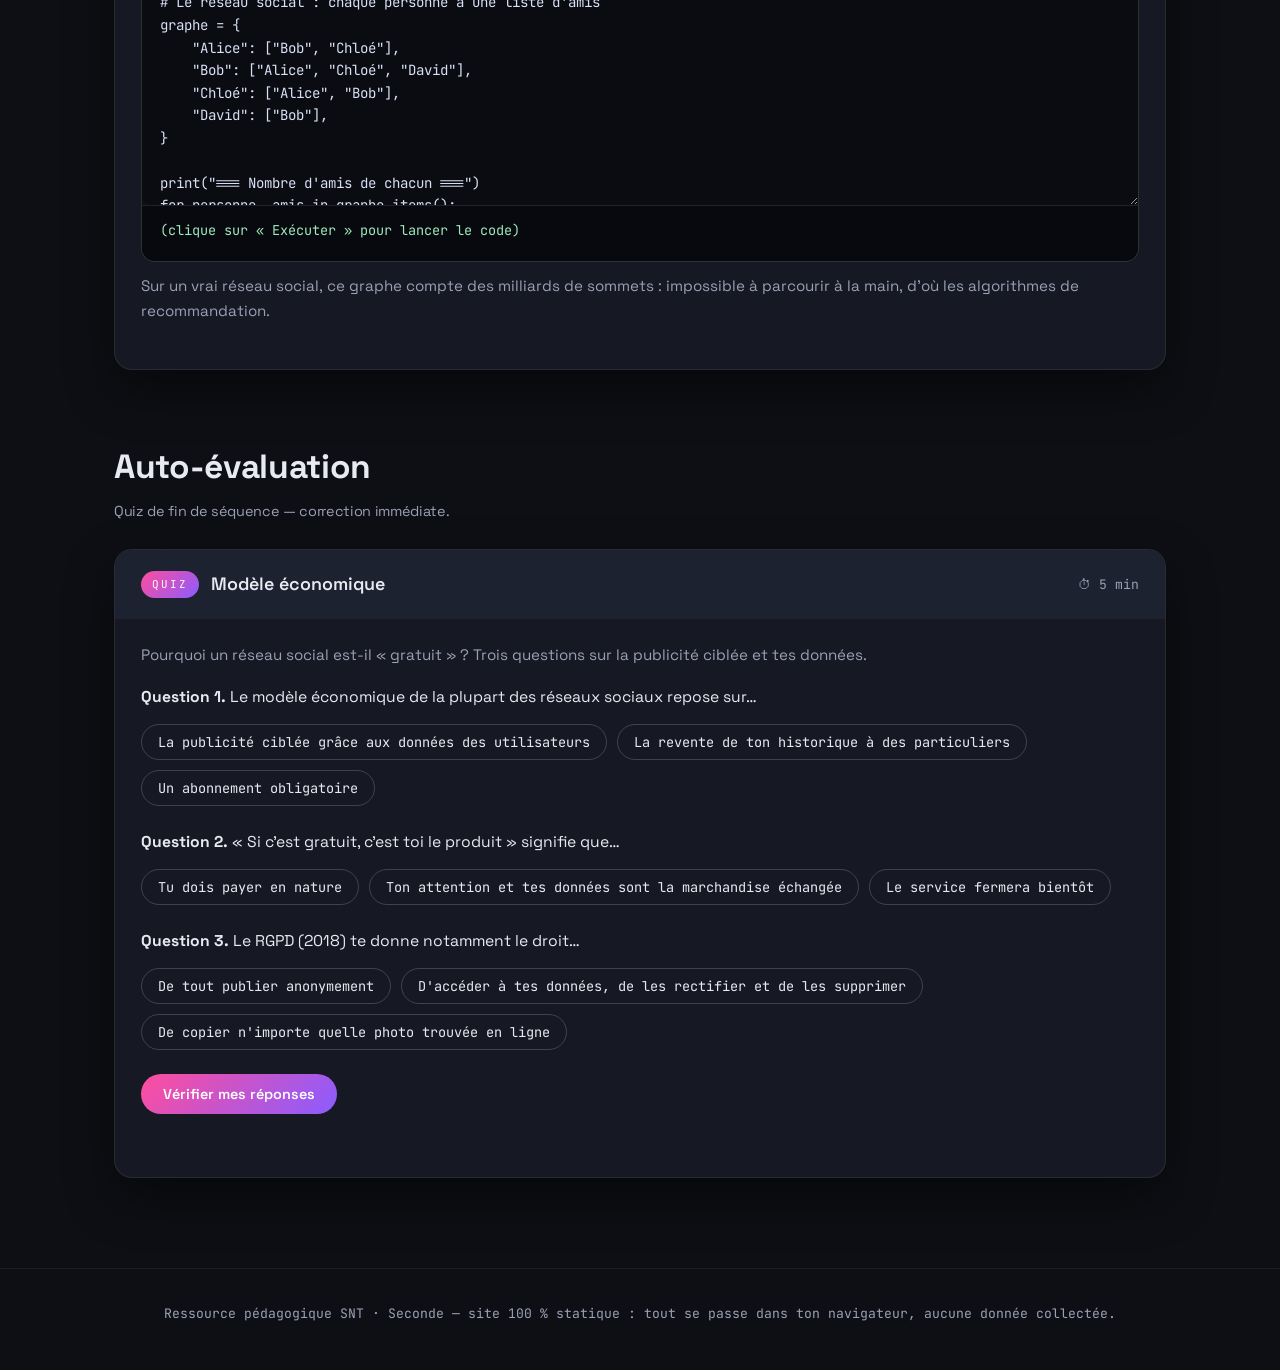
<file: themes/reseaux-sociaux.html>
<!DOCTYPE html>
<html lang="fr">
<head>
  <meta charset="UTF-8">
  <meta name="viewport" content="width=device-width, initial-scale=1.0">
  <title>Réseaux sociaux — SNT</title>
  <link rel="stylesheet" href="../assets/css/style.css">
</head>
<body class="t-rs">
  <div id="nav-slot"></div>

  <section class="hero">
    <p class="kicker">Thème 3 · Programme de SNT</p>
    <h1>Les réseaux sociaux, <em>graphes géants de relations</em></h1>
    <p>Ils connectent des milliards d'êtres humains — et récoltent des milliards de données personnelles. Comprendre leur modèle économique, c'est comprendre pourquoi ils sont « gratuits ».</p>
  </section>

  <main class="container">
    <h2 class="section-title reveal">Frise chronologique<small>De SixDegrees à TikTok, et l'arrivée des lois sur les données.</small></h2>
    <div class="timeline">
      <div class="event reveal">
        <span class="year">1997</span>
        <h4>SixDegrees : le premier réseau social</h4>
        <p>Profils personnels et liste d'amis en ligne : le modèle est lancé (et fermé en 2001).</p>
      </div>
      <div class="event reveal">
        <span class="year">2003</span>
        <h4>LinkedIn et MySpace</h4>
        <p>Le réseau professionnel (LinkedIn) et le réseau musical (MySpace) ouvrent la décennie.</p>
      </div>
      <div class="event reveal">
        <span class="year">2004</span>
        <h4>Facebook naît à Harvard</h4>
        <p>Réservé aux étudiants, ouvert à tous en 2006. Il dépasse le milliard d'utilisateurs en 2012.</p>
      </div>
      <div class="event reveal">
        <span class="year">2005</span>
        <h4>YouTube : la vidéo en ligne</h4>
        <p>La plateforme de vidéos change de dimension (rachetée par Google en 2006).</p>
      </div>
      <div class="event reveal">
        <span class="year">2006</span>
        <h4>Twitter et le micro-blogging</h4>
        <p>Des messages de 140 caractères (puis 280) qui se propagent à la vitesse de l'actualité.</p>
      </div>
      <div class="event reveal">
        <span class="year">2010</span>
        <h4>Instagram : la photo mobile</h4>
        <p>Filtres et partage instantané créent une nouvelle économie de l'attention.</p>
      </div>
      <div class="event reveal">
        <span class="year">2016</span>
        <h4>TikTok bouleverse les usages</h4>
        <p>Lancé en Chine sous le nom Douyin, l'algorithme de recommandation vidéo redéfinit la viralité.</p>
      </div>
      <div class="event reveal">
        <span class="year">2018</span>
        <h4>RGPD et scandale Cambridge Analytica</h4>
        <p>L'Europe encadre les données personnelles avec le RGPD ; les données de 87 millions d'utilisateurs Facebook exploitées à leur insu éclatent au grand jour.</p>
      </div>
    </div>

    <h2 class="section-title reveal">Activité express<small>⏱ 5 minutes — directement dans cette page.</small></h2>
    <div class="activity reveal">
      <div class="activity-head">
        <span class="badge">Activité</span>
        <h3>Tes droits avec le RGPD</h3>
        <span class="time">⏱ 5 min</span>
      </div>
      <div class="activity-body">
        <p>Quels sont tes droits sur tes données personnelles ? Coche ceux que le RGPD te garantit, puis vérifie.</p>
        <div data-multi="rs"></div>
      </div>
    </div>

    <h2 class="section-title reveal">Activité Python<small>⏱ 10 minutes — le code s'exécute directement dans cette page, dans une vraie console Python.</small></h2>
    <div class="activity reveal">
      <div class="activity-head">
        <span class="badge">Python</span>
        <h3>Qui est connecté à qui ?</h3>
        <span class="time">⏱ 10 min</span>
      </div>
      <div class="activity-body">
        <p>Un réseau social, c'est un <b>graphe</b> : des personnes (les sommets) reliées par des amitiés (les arêtes). Le programme ci-dessous représente ce graphe avec un <b>dictionnaire</b> et compte les amis de chacun. <b>Ajoute un personnage et une amitié, puis exécute !</b></p>
        <div class="py-editor" data-python>
          <div class="py-toolbar">
            <button type="button" class="btn py-run">▶ Exécuter</button>
            <button type="button" class="btn ghost py-reset">Réinitialiser</button>
            <span class="py-status"></span>
          </div>
          <textarea class="py-code" spellcheck="false"># Le réseau social : chaque personne a une liste d'amis
graphe = {
    "Alice": ["Bob", "Chloé"],
    "Bob": ["Alice", "Chloé", "David"],
    "Chloé": ["Alice", "Bob"],
    "David": ["Bob"],
}

print("=== Nombre d'amis de chacun ===")
for personne, amis in graphe.items():
    print(personne, "->", len(amis), "ami(s) :", ", ".join(amis))

print()
print("=== Les personnes les plus populaires ===")
nom_max = ""
nombre_max = -1
for personne, amis in graphe.items():
    if len(amis) > nombre_max:
        nombre_max = len(amis)
        nom_max = personne
print(nom_max, "est la plus populaire avec", nombre_max, "amis")

# Défi 1 : ajoute "Emma" avec Bob et David comme amis
# Défi 2 : écris une boucle qui affiche les amis EN COMMUN
#          de Alice et de Bob</textarea>
          <pre class="py-output">(clique sur « Exécuter » pour lancer le code)</pre>
        </div>
        <p class="py-hint">Sur un vrai réseau social, ce graphe compte des milliards de sommets : impossible à parcourir à la main, d'où les algorithmes de recommandation.</p>
      </div>
    </div>

    <h2 class="section-title reveal">Auto-évaluation<small>Quiz de fin de séquence — correction immédiate.</small></h2>
    <div class="activity reveal">
      <div class="activity-head">
        <span class="badge">Quiz</span>
        <h3>Modèle économique</h3>
        <span class="time">⏱ 5 min</span>
      </div>
      <div class="activity-body">
        <p>Pourquoi un réseau social est-il « gratuit » ? Trois questions sur la publicité ciblée et tes données.</p>
        <div data-quiz="rs"></div>
      </div>
    </div>
  </main>

  <div id="footer-slot"></div>
  <script src="../assets/js/main.js"></script>
  <script src="../assets/js/python.js"></script>
</body>
</html>
</file>
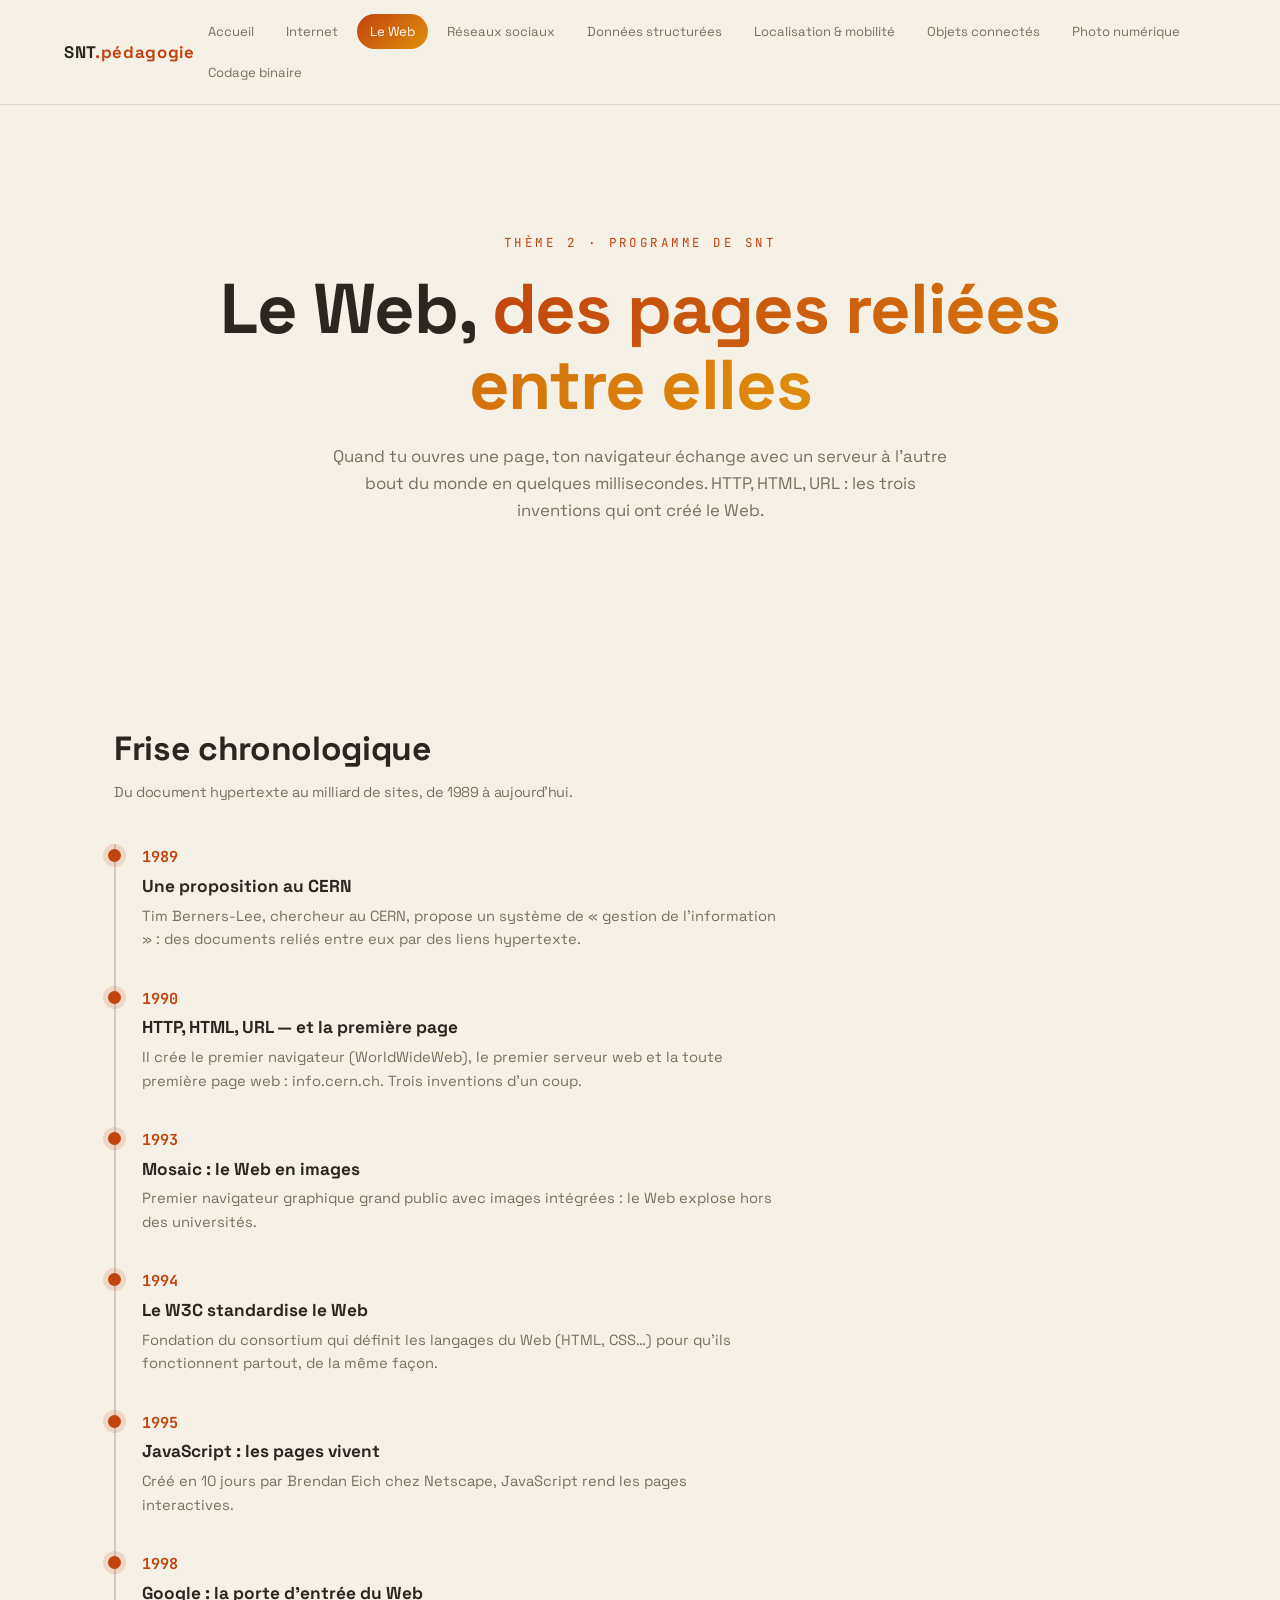
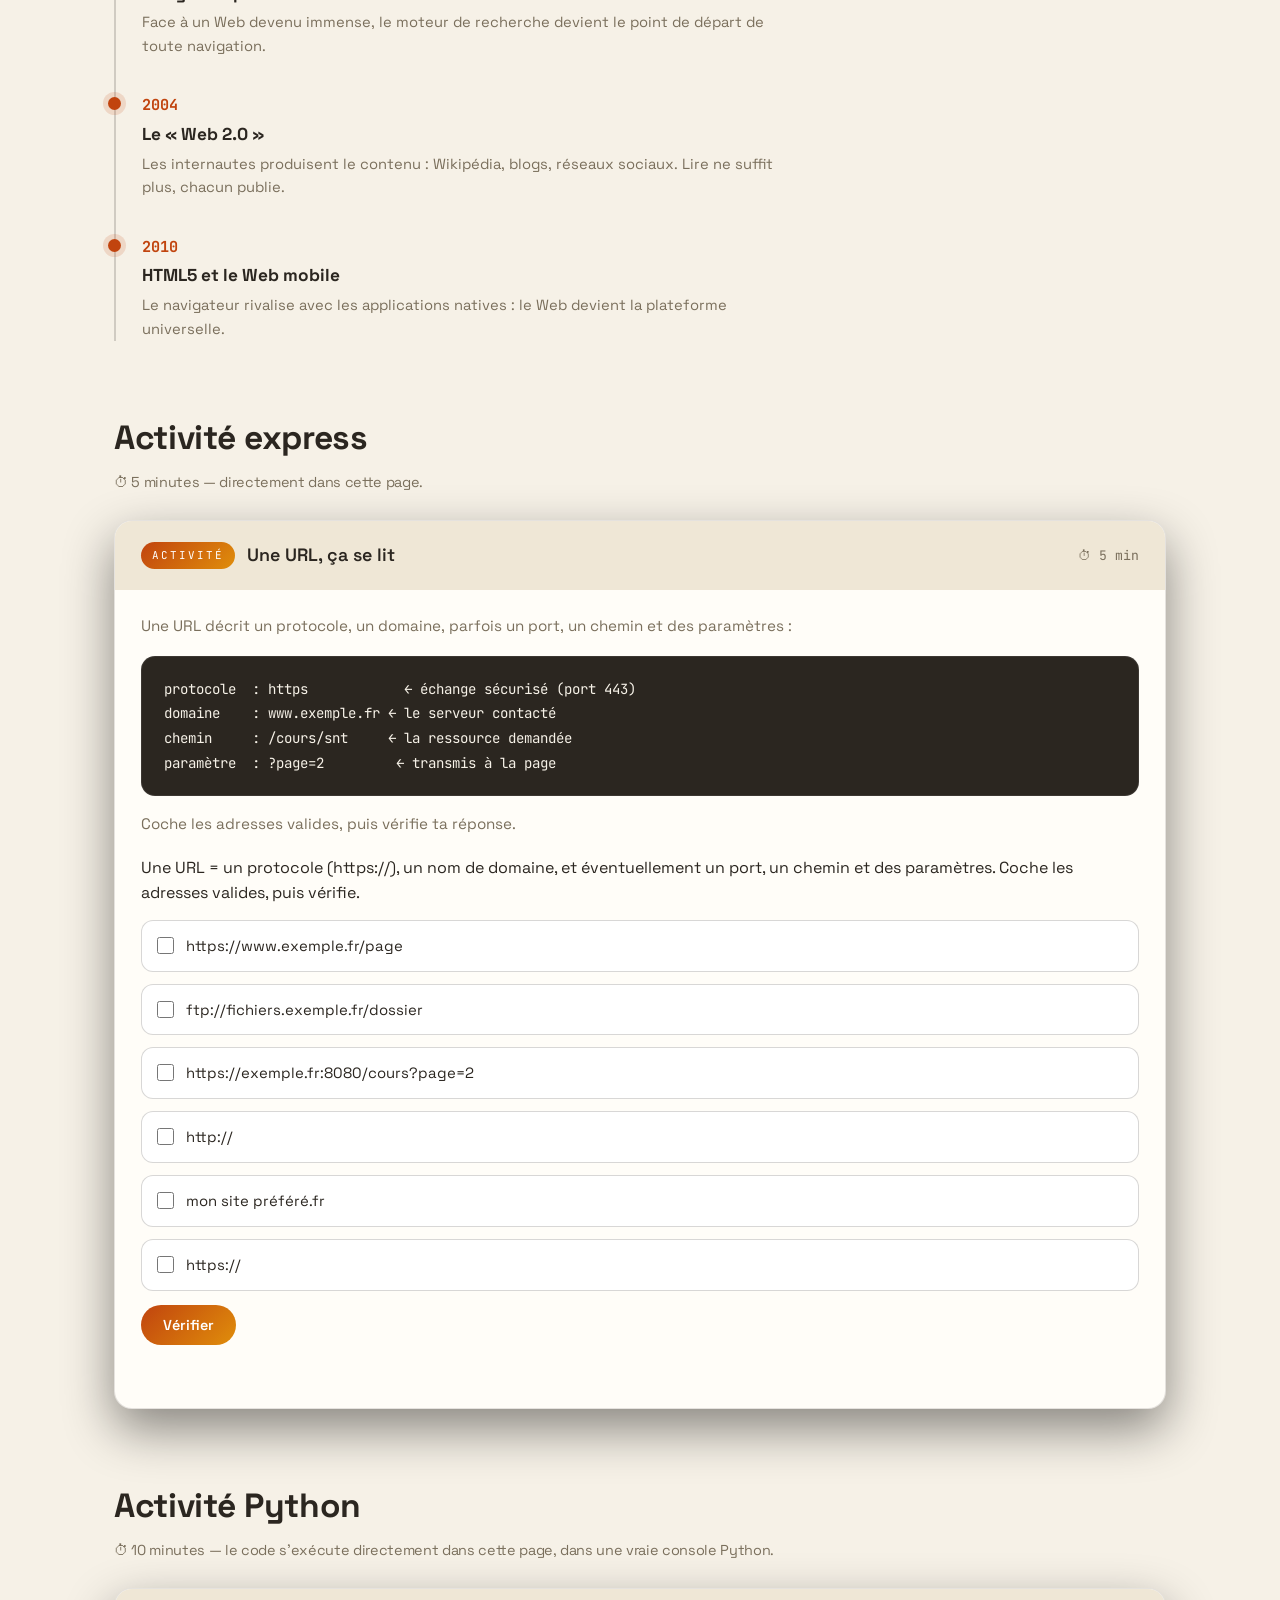
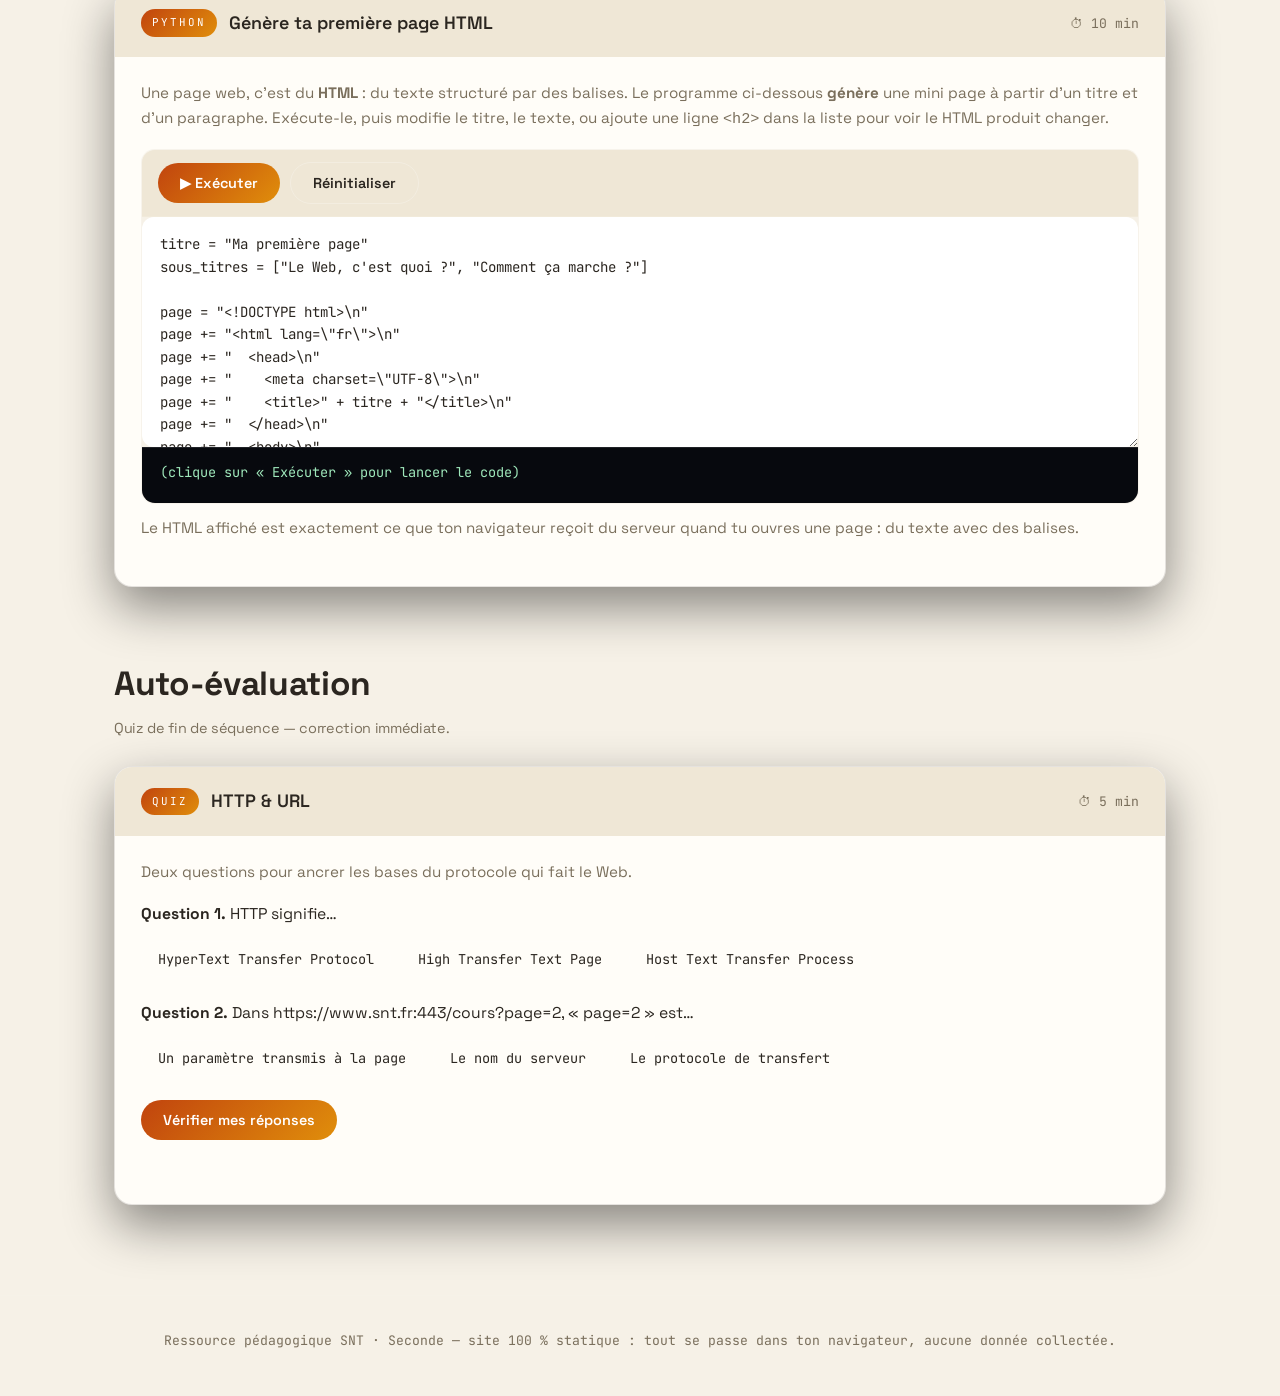
<file: themes/web.html>
<!DOCTYPE html>
<html lang="fr">
<head>
  <meta charset="UTF-8">
  <meta name="viewport" content="width=device-width, initial-scale=1.0">
  <title>Le Web — SNT</title>
  <link rel="stylesheet" href="../assets/css/style.css">
</head>
<body class="t-web">
  <div id="nav-slot"></div>

  <section class="hero">
    <p class="kicker">Thème 2 · Programme de SNT</p>
    <h1>Le Web, <em>des pages reliées entre elles</em></h1>
    <p>Quand tu ouvres une page, ton navigateur échange avec un serveur à l'autre bout du monde en quelques millisecondes. HTTP, HTML, URL : les trois inventions qui ont créé le Web.</p>
  </section>

  <main class="container">
    <h2 class="section-title reveal">Frise chronologique<small>Du document hypertexte au milliard de sites, de 1989 à aujourd'hui.</small></h2>
    <div class="timeline">
      <div class="event reveal">
        <span class="year">1989</span>
        <h4>Une proposition au CERN</h4>
        <p>Tim Berners-Lee, chercheur au CERN, propose un système de « gestion de l'information » : des documents reliés entre eux par des liens hypertexte.</p>
      </div>
      <div class="event reveal">
        <span class="year">1990</span>
        <h4>HTTP, HTML, URL — et la première page</h4>
        <p>Il crée le premier navigateur (WorldWideWeb), le premier serveur web et la toute première page web : info.cern.ch. Trois inventions d'un coup.</p>
      </div>
      <div class="event reveal">
        <span class="year">1993</span>
        <h4>Mosaic : le Web en images</h4>
        <p>Premier navigateur graphique grand public avec images intégrées : le Web explose hors des universités.</p>
      </div>
      <div class="event reveal">
        <span class="year">1994</span>
        <h4>Le W3C standardise le Web</h4>
        <p>Fondation du consortium qui définit les langages du Web (HTML, CSS…) pour qu'ils fonctionnent partout, de la même façon.</p>
      </div>
      <div class="event reveal">
        <span class="year">1995</span>
        <h4>JavaScript : les pages vivent</h4>
        <p>Créé en 10 jours par Brendan Eich chez Netscape, JavaScript rend les pages interactives.</p>
      </div>
      <div class="event reveal">
        <span class="year">1998</span>
        <h4>Google : la porte d'entrée du Web</h4>
        <p>Face à un Web devenu immense, le moteur de recherche devient le point de départ de toute navigation.</p>
      </div>
      <div class="event reveal">
        <span class="year">2004</span>
        <h4>Le « Web 2.0 »</h4>
        <p>Les internautes produisent le contenu : Wikipédia, blogs, réseaux sociaux. Lire ne suffit plus, chacun publie.</p>
      </div>
      <div class="event reveal">
        <span class="year">2010</span>
        <h4>HTML5 et le Web mobile</h4>
        <p>Le navigateur rivalise avec les applications natives : le Web devient la plateforme universelle.</p>
      </div>
    </div>

    <h2 class="section-title reveal">Activité express<small>⏱ 5 minutes — directement dans cette page.</small></h2>
    <div class="activity reveal">
      <div class="activity-head">
        <span class="badge">Activité</span>
        <h3>Une URL, ça se lit</h3>
        <span class="time">⏱ 5 min</span>
      </div>
      <div class="activity-body">
        <p>Une URL décrit un protocole, un domaine, parfois un port, un chemin et des paramètres :</p>
        <div class="code-block">protocole  : https            ← échange sécurisé (port 443)
domaine    : www.exemple.fr ← le serveur contacté
chemin     : /cours/snt     ← la ressource demandée
paramètre  : ?page=2         ← transmis à la page</div>
        <p>Coche les adresses valides, puis vérifie ta réponse.</p>
        <div data-multi="web"></div>
      </div>
    </div>

    <h2 class="section-title reveal">Activité Python<small>⏱ 10 minutes — le code s'exécute directement dans cette page, dans une vraie console Python.</small></h2>
    <div class="activity reveal">
      <div class="activity-head">
        <span class="badge">Python</span>
        <h3>Génère ta première page HTML</h3>
        <span class="time">⏱ 10 min</span>
      </div>
      <div class="activity-body">
        <p>Une page web, c'est du <b>HTML</b> : du texte structuré par des balises. Le programme ci-dessous <b>génère</b> une mini page à partir d'un titre et d'un paragraphe. Exécute-le, puis modifie le titre, le texte, ou ajoute une ligne <code>&lt;h2&gt;</code> dans la liste pour voir le HTML produit changer.</p>
        <div class="py-editor" data-python>
          <div class="py-toolbar">
            <button type="button" class="btn py-run">▶ Exécuter</button>
            <button type="button" class="btn ghost py-reset">Réinitialiser</button>
            <span class="py-status"></span>
          </div>
          <textarea class="py-code" spellcheck="false">titre = "Ma première page"
sous_titres = ["Le Web, c'est quoi ?", "Comment ça marche ?"]

page = "&lt;!DOCTYPE html&gt;\n"
page += "&lt;html lang=\"fr\">\n"
page += "  &lt;head&gt;\n"
page += "    &lt;meta charset=\"UTF-8\">\n"
page += "    &lt;title&gt;" + titre + "&lt;/title&gt;\n"
page += "  &lt;/head&gt;\n"
page += "  &lt;body&gt;\n"
page += "    &lt;h1&gt;" + titre + "&lt;/h1&gt;\n"

for st in sous_titres:
    page += "    &lt;h2&gt;" + st + "&lt;/h2&gt;\n"
    page += "    &lt;p&gt;Un paragraphe de démonstration.&lt;/p&gt;\n"

page += "  &lt;/body&gt;\n"
page += "&lt;/html&gt;\n"

print(page)
print("---")
print("Nombre de balises générées :", page.count("&lt;"))

# Défi : ajoute un troisième sous-titre dans la liste,
# ou remplace le &lt;p&gt; par un &lt;ul&gt; avec deux &lt;li&gt;.</textarea>
          <pre class="py-output">(clique sur « Exécuter » pour lancer le code)</pre>
        </div>
        <p class="py-hint">Le HTML affiché est exactement ce que ton navigateur reçoit du serveur quand tu ouvres une page : du texte avec des balises.</p>
      </div>
    </div>

    <h2 class="section-title reveal">Auto-évaluation<small>Quiz de fin de séquence — correction immédiate.</small></h2>
    <div class="activity reveal">
      <div class="activity-head">
        <span class="badge">Quiz</span>
        <h3>HTTP &amp; URL</h3>
        <span class="time">⏱ 5 min</span>
      </div>
      <div class="activity-body">
        <p>Deux questions pour ancrer les bases du protocole qui fait le Web.</p>
        <div data-quiz="web"></div>
      </div>
    </div>
  </main>

  <div id="footer-slot"></div>
  <script src="../assets/js/main.js"></script>
  <script src="../assets/js/python.js"></script>
</body>
</html>
</file>
<file: assets/css/style.css>
@import url('https://fonts.googleapis.com/css2?family=Space+Grotesk:wght@400;500;600;700&family=JetBrains+Mono:wght@400;700&family=VT323&display=swap');

/* ============ FONDATION ============ */
:root {
  --bg: #0d0f14;
  --surface: #161923;
  --surface-2: #1d2230;
  --text: #e8eaf2;
  --muted: #9aa0b5;
  --radius: 18px;
  --font-display: 'Space Grotesk', sans-serif;
  --font-mono: 'JetBrains Mono', monospace;
  --accent: #6c8cff;
  --grad: linear-gradient(135deg, #6c8cff, #b36cff);
  --shadow: 0 20px 50px rgba(0,0,0,.45);
}

* { margin: 0; padding: 0; box-sizing: border-box; }
html { scroll-behavior: smooth; }
body {
  font-family: var(--font-display);
  background: var(--bg);
  color: var(--text);
  line-height: 1.6;
  min-height: 100vh;
}
a { color: inherit; text-decoration: none; }
img { max-width: 100%; display: block; }

/* ============ CHROME COMMUNE ============ */
.navbar {
  position: sticky; top: 0; z-index: 100;
  display: flex; align-items: center; justify-content: space-between;
  padding: 14px clamp(20px, 5vw, 64px);
  background: rgba(13, 15, 20, .82);
  backdrop-filter: blur(14px);
  border-bottom: 1px solid rgba(255,255,255,.07);
}
.navbar .brand { font-weight: 700; font-size: 1.05rem; letter-spacing: .04em; }
.navbar .brand span { color: var(--accent); }
.navbar nav { display: flex; gap: 6px; flex-wrap: wrap; }
.navbar nav a {
  font-size: .82rem; color: var(--muted); padding: 7px 13px;
  border-radius: 999px; transition: .25s;
}
.navbar nav a:hover { color: var(--text); background: var(--surface-2); }
.navbar nav a.active { color: #fff; background: var(--grad); }

.hero {
  position: relative; overflow: hidden;
  padding: clamp(64px, 10vw, 130px) clamp(20px, 5vw, 64px);
  text-align: center;
}
.hero .kicker {
  font-family: var(--font-mono); font-size: .78rem; letter-spacing: .28em;
  text-transform: uppercase; color: var(--accent);
}
.hero h1 {
  font-size: clamp(2.2rem, 6vw, 4.4rem); font-weight: 700;
  line-height: 1.08; margin: 18px auto 20px; max-width: 900px;
  letter-spacing: -.02em;
}
.hero h1 em { font-style: normal; background: var(--grad); -webkit-background-clip: text; background-clip: text; color: transparent; }
.hero p { color: var(--muted); max-width: 620px; margin: 0 auto; font-size: 1.05rem; }

.container { max-width: 1180px; margin: 0 auto; padding: 0 clamp(20px, 5vw, 64px) 90px; }

.section-title {
  font-size: clamp(1.5rem, 3vw, 2.1rem); font-weight: 700; letter-spacing: -.01em;
  margin: 70px 0 8px;
}
.section-title small { display: block; font-size: .9rem; font-weight: 400; color: var(--muted); margin-top: 6px; }

/* ============ CARTES ACCUEIL ============ */
.theme-grid {
  display: grid; grid-template-columns: repeat(auto-fill, minmax(255px, 1fr));
  gap: 22px; margin-top: 34px;
}
.theme-card {
  position: relative; overflow: hidden; border-radius: var(--radius);
  background: var(--surface); border: 1px solid rgba(255,255,255,.07);
  padding: 26px 24px 22px; min-height: 215px; display: flex; flex-direction: column;
  transition: transform .35s cubic-bezier(.2,.8,.2,1), box-shadow .35s;
}
.theme-card::before {
  content: ""; position: absolute; inset: 0 0 auto 0; height: 4px;
  background: var(--card-accent, var(--accent));
}
.theme-card:hover { transform: translateY(-7px); box-shadow: var(--shadow); }
.theme-card .num {
  font-family: var(--font-mono); font-size: .75rem; color: var(--card-accent, var(--accent));
  letter-spacing: .2em;
}
.theme-card .icon { font-size: 2rem; margin: 14px 0 10px; }
.theme-card h3 { font-size: 1.22rem; font-weight: 600; letter-spacing: -.01em; }
.theme-card p { color: var(--muted); font-size: .88rem; margin-top: 8px; flex: 1; }
.theme-card .go {
  margin-top: 16px; font-size: .82rem; font-weight: 600;
  color: var(--card-accent, var(--accent));
}
.theme-card .go::after { content: " →"; transition: .25s; }
.theme-card:hover .go::after { content: "  →"; }

/* ============ FRISE CHRONOLOGIQUE ============ */
.timeline { position: relative; margin-top: 40px; padding-left: 26px; border-left: 2px solid rgba(255,255,255,.12); }
.timeline .event { position: relative; margin-bottom: 34px; max-width: 640px; }
.timeline .event::before {
  content: ""; position: absolute; left: -34.5px; top: 5px;
  width: 13px; height: 13px; border-radius: 50%;
  background: var(--accent); box-shadow: 0 0 0 5px rgba(108,140,255,.18);
}
.timeline .year {
  font-family: var(--font-mono); font-weight: 700; color: var(--accent); font-size: .95rem;
}
.timeline h4 { font-size: 1.08rem; margin: 3px 0 4px; }
.timeline p { color: var(--muted); font-size: .92rem; }

/* ============ BLOC ACTIVITÉ ============ */
.activity {
  margin-top: 26px; border-radius: var(--radius); overflow: hidden;
  background: var(--surface); border: 1px solid rgba(255,255,255,.08);
  box-shadow: var(--shadow);
}
.activity .activity-head {
  padding: 20px 26px; background: var(--surface-2);
  display: flex; align-items: center; gap: 12px; flex-wrap: wrap;
}
.activity .badge {
  font-family: var(--font-mono); font-size: .68rem; letter-spacing: .18em; text-transform: uppercase;
  padding: 5px 11px; border-radius: 999px; color: #fff; background: var(--grad);
}
.activity .activity-head h3 { font-size: 1.12rem; font-weight: 600; }
.activity .activity-head .time { margin-left: auto; color: var(--muted); font-size: .82rem; font-family: var(--font-mono); }
.activity .activity-body { padding: 24px 26px 28px; }
.activity .activity-body > p { color: var(--muted); font-size: .95rem; margin-bottom: 18px; }

.btn {
  display: inline-block; font-family: var(--font-display); font-weight: 600; font-size: .9rem;
  padding: 11px 22px; border-radius: 999px; border: none; cursor: pointer; transition: .25s;
  background: var(--grad); color: #fff;
}
.btn:hover { transform: translateY(-2px); box-shadow: 0 10px 24px rgba(108,140,255,.35); }
.btn.ghost { background: transparent; border: 1px solid rgba(255,255,255,.25); color: var(--text); }
.btn.ghost:hover { border-color: var(--accent); color: var(--accent); box-shadow: none; }

input[type="text"], input[type="number"], select, textarea {
  width: 100%; font-family: var(--font-mono); font-size: 1rem;
  background: var(--bg); color: var(--text);
  border: 1px solid rgba(255,255,255,.15); border-radius: 12px;
  padding: 12px 14px; outline: none; transition: border-color .2s;
}
input:focus, select:focus, textarea:focus { border-color: var(--accent); }

.feedback { margin-top: 14px; font-weight: 600; font-size: .95rem; min-height: 1.4em; }
.feedback.ok { color: #5ee6a8; }
.feedback.ko { color: #ff7d7d; }

.quiz-q { margin: 0 0 24px; }
.quiz-q > p:first-child { margin-bottom: 2px; font-size: .98rem; }
.quiz-expl { display: none; margin-top: 10px; font-size: .88rem; }

.pill-row { display: flex; gap: 10px; flex-wrap: wrap; margin: 14px 0; }
.pill {
  font-family: var(--font-mono); font-size: .85rem; padding: 8px 16px;
  border-radius: 999px; border: 1px solid rgba(255,255,255,.18); cursor: pointer;
  background: transparent; color: var(--text); transition: .2s;
}
.pill:hover { border-color: var(--accent); color: var(--accent); }
.pill.selected { background: var(--grad); border-color: transparent; color: #fff; }

.check-grid { display: grid; gap: 12px; margin: 14px 0; }
.check-item {
  display: flex; gap: 12px; align-items: flex-start; cursor: pointer;
  background: var(--bg); border: 1px solid rgba(255,255,255,.1);
  border-radius: 12px; padding: 13px 15px; transition: .2s; font-size: .93rem;
}
.check-item:hover { border-color: var(--accent); }
.check-item input { width: 17px; height: 17px; margin-top: 3px; accent-color: var(--accent); }
.check-item.correct-hit { border-color: #5ee6a8; background: rgba(94,230,168,.08); }
.check-item.wrong-hit { border-color: #ff7d7d; background: rgba(255,125,125,.08); }

table.data { width: 100%; border-collapse: collapse; font-family: var(--font-mono); font-size: .88rem; margin: 14px 0; }
table.data th, table.data td {
  border: 1px solid rgba(255,255,255,.14); padding: 9px 12px; text-align: left;
}
table.data th { background: var(--surface-2); color: var(--accent); }

.code-block {
  font-family: var(--font-mono); font-size: .88rem; line-height: 1.75;
  background: #0a0c11; border: 1px solid rgba(255,255,255,.08);
  border-radius: 14px; padding: 20px 22px; overflow-x: auto; margin: 16px 0;
  white-space: pre;
}
.code-block .kw { color: #c792ea; } .code-block .fn { color: #82aaff; }
.code-block .st { color: #c3e88d; } .code-block .nm { color: #f78c6c; }
.code-block .cm { color: #5c6773; }

.footer {
  text-align: center; color: var(--muted); font-size: .82rem;
  padding: 34px 20px 46px; border-top: 1px solid rgba(255,255,255,.07);
  font-family: var(--font-mono);
}

/* apparitions au scroll */
.reveal { opacity: 0; transform: translateY(26px); transition: opacity .7s ease, transform .7s ease; }
.reveal.visible { opacity: 1; transform: none; }

/* ============ IDENTITÉS VISUELLES PAR THÈME ============ */
/* 1. Internet — toile néon */
body.t-internet { --accent: #38e1ff; --grad: linear-gradient(135deg, #38e1ff, #4d7cff); }
body.t-internet .hero::after {
  content: ""; position: absolute; inset: 0; pointer-events: none; opacity: .5;
  background-image:
    linear-gradient(rgba(56,225,255,.07) 1px, transparent 1px),
    linear-gradient(90deg, rgba(56,225,255,.07) 1px, transparent 1px);
  background-size: 44px 44px;
  mask-image: radial-gradient(ellipse at center, black 30%, transparent 75%);
}

/* 2. Web — papier & encre */
body.t-web {
  --bg: #f6f1e7; --surface: #fffdf8; --surface-2: #efe7d6;
  --text: #2b2620; --muted: #7a6f5c; --accent: #c1440e;
  --grad: linear-gradient(135deg, #c1440e, #e08e0b);
}
body.t-web { background: var(--bg); }
body.t-web .hero h1 em { background: var(--grad); -webkit-background-clip: text; background-clip: text; }
body.t-web .theme-card, body.t-web .activity, body.t-web .navbar { border-color: rgba(43,38,32,.12); }
body.t-web .navbar { background: rgba(246,241,231,.85); }
body.t-web input, body.t-web select, body.t-web textarea { background: #fff; color: #2b2620; border-color: rgba(43,38,32,.25); }
body.t-web .code-block { background: #2b2620; color: #f6f1e7; }
body.t-web .check-item { background: #fff; border-color: rgba(43,38,32,.18); }
body.t-web table.data th, body.t-web table.data td { border-color: rgba(43,38,32,.2); }
body.t-web .timeline { border-left-color: rgba(43,38,32,.18); }
body.t-web .timeline .event::before { box-shadow: 0 0 0 5px rgba(193,68,14,.15); }

/* 3. Réseaux sociaux — bulle pop */
body.t-rs { --accent: #ff4d9d; --grad: linear-gradient(135deg, #ff4d9d, #8a5cff); }
body.t-rs .hero::before, body.t-rs .hero::after {
  content: ""; position: absolute; border-radius: 50%; pointer-events: none; opacity: .35;
  filter: blur(2px);
}
body.t-rs .hero::before { width: 260px; height: 260px; left: -60px; top: -40px; background: radial-gradient(circle, #ff4d9d, transparent 70%); }
body.t-rs .hero::after { width: 320px; height: 320px; right: -80px; bottom: -120px; background: radial-gradient(circle, #8a5cff, transparent 70%); }

/* 4. Données structurées & formats — grille technique */
body.t-donnees { --accent: #00d68f; --grad: linear-gradient(135deg, #00d68f, #00a3ff); background: #0a0e12; }
body.t-donnees .hero::after {
  content: ""; position: absolute; inset: 0; pointer-events: none; opacity: .35;
  background-image:
    linear-gradient(rgba(0,214,143,.06) 1px, transparent 1px),
    linear-gradient(90deg, rgba(0,214,143,.06) 1px, transparent 1px);
  background-size: 28px 28px;
}

/* 5. Localisation, cartographie, mobilité — carte topo */
body.t-geo {
  --bg: #0e1a14; --accent: #7bd88f; --grad: linear-gradient(135deg, #7bd88f, #2ea88a);
}
body.t-geo .hero::after {
  content: ""; position: absolute; inset: 0; pointer-events: none; opacity: .3;
  background:
    radial-gradient(ellipse 60% 40% at 20% 30%, rgba(123,216,143,.25), transparent 70%),
    radial-gradient(ellipse 50% 35% at 80% 70%, rgba(46,168,138,.25), transparent 70%);
}

/* 6. Informatique embarquée & objets connectés — circuit imprimé */
body.t-iot { --accent: #ffb020; --grad: linear-gradient(135deg, #ffb020, #ff5e3a); background: #131007; }
body.t-iot .hero::after {
  content: ""; position: absolute; inset: 0; pointer-events: none; opacity: .4;
  background-image:
    linear-gradient(rgba(255,176,32,.09) 1px, transparent 1px),
    linear-gradient(90deg, rgba(255,176,32,.09) 1px, transparent 1px);
  background-size: 34px 34px;
}

/* 7. Photographie numérique — pixel art Mario */
body.t-photo {
  --bg: #5c94fc; --surface: #2a3b8f; --surface-2: #1e2a6e;
  --text: #fff; --muted: #cfe0ff; --accent: #ffd93b;
  --grad: linear-gradient(135deg, #ffd93b, #ff8c42);
  font-family: 'VT323', monospace;
}
body.t-photo { background: repeating-linear-gradient(0deg, #5c94fc 0 78px, #4a7fe0 78px 80px); image-rendering: pixelated; }
body.t-photo .navbar { background: rgba(30,42,110,.9); border-bottom: 4px solid #ffd93b; }
body.t-photo .hero h1 { text-shadow: 4px 4px 0 #1e2a6e; font-size: clamp(2.4rem, 6vw, 4rem); }
body.t-photo .hero h1 em { background: none; color: #ffd93b; -webkit-text-fill-color: #ffd93b; }
body.t-photo .theme-card, body.t-photo .activity { border: 4px solid #1e2a6e; box-shadow: 6px 6px 0 #1e2a6e; border-radius: 4px; }
body.t-photo .btn { border-radius: 4px; box-shadow: 4px 4px 0 #1e2a6e; image-rendering: pixelated; }
body.t-photo .btn:active { transform: translate(3px, 3px); box-shadow: 1px 1px 0 #1e2a6e; }
body.t-photo input, body.t-photo select { border: 3px solid #1e2a6e; border-radius: 4px; font-family: 'VT323', monospace; font-size: 1.25rem; }
body.t-photo .timeline { border-left: 4px solid #1e2a6e; }
body.t-photo .timeline .event::before { border-radius: 0; box-shadow: none; background: #ff5757; border: 2px solid #1e2a6e; }
body.t-photo .timeline .year { color: #ffd93b; text-shadow: 2px 2px 0 #1e2a6e; }
body.t-photo .pill { border-radius: 4px; box-shadow: 3px 3px 0 #1e2a6e; }
body.t-photo .pill.selected { box-shadow: none; transform: translate(2px, 2px); }
body.t-photo .check-item { border-radius: 4px; border: 3px solid #1e2a6e; box-shadow: 4px 4px 0 #1e2a6e; }
body.t-photo .code-block { border: 4px solid #1e2a6e; border-radius: 4px; box-shadow: 6px 6px 0 #1e2a6e; }
body.t-photo table.data th, body.t-photo table.data td { border: 3px solid #1e2a6e; }
body.t-photo table.data th { color: #ffd93b; }
body.t-photo .feedback.ok { color: #7ee787; text-shadow: 2px 2px 0 #1e2a6e; }
body.t-photo .feedback.ko { color: #ff7b72; text-shadow: 2px 2px 0 #1e2a6e; }

/* 8. Codage binaire — Matrix + écran CRT */
body.t-binaire {
  --bg: #030805; --surface: #071309; --surface-2: #0b1a0d;
  --text: #b8ffcf; --muted: #4f9e6a; --accent: #39ff6a;
  --grad: linear-gradient(135deg, #39ff6a, #00c853);
  font-family: 'VT323', monospace;
}
body.t-binaire { background: #030805; position: relative; }
body.t-binaire::before {
  content: ""; position: fixed; inset: 0; pointer-events: none; z-index: 999; opacity: .14;
  background: repeating-linear-gradient(0deg, rgba(0,0,0,.9) 0 1px, transparent 1px 3px);
}
body.t-binaire::after {
  content: ""; position: fixed; inset: 0; pointer-events: none; z-index: 998;
  background: radial-gradient(ellipse at center, transparent 55%, rgba(0, 20, 5, .55) 100%);
}
body.t-binaire .navbar { background: rgba(3, 8, 5, .88); border-bottom: 1px solid rgba(57,255,106,.3); }
body.t-binaire .hero h1 { color: #d6ffe0; text-shadow: 0 0 12px rgba(57,255,106,.8), 0 0 40px rgba(57,255,106,.4); }
body.t-binaire .hero h1 em { background: none; color: #39ff6a; -webkit-text-fill-color: #39ff6a; text-shadow: 0 0 18px rgba(57,255,106,.9); }
body.t-binaire .hero .kicker { color: #39ff6a; text-shadow: 0 0 10px rgba(57,255,106,.7); }
body.t-binaire .hero p { color: #7fd69a; }
body.t-binaire .theme-card, body.t-binaire .activity { border: 1px solid rgba(57,255,106,.35); box-shadow: 0 0 18px rgba(57,255,106,.12), inset 0 0 24px rgba(57,255,106,.05); }
body.t-binaire .timeline .year { color: #39ff6a; text-shadow: 0 0 8px rgba(57,255,106,.8); }
body.t-binaire .timeline .event::before { background: #39ff6a; box-shadow: 0 0 10px rgba(57,255,106,.9); }
body.t-binaire input, body.t-binaire select, body.t-binaire textarea {
  background: #02120a; color: #39ff6a; border-color: rgba(57,255,106,.45);
  text-shadow: 0 0 6px rgba(57,255,106,.6); box-shadow: inset 0 0 12px rgba(57,255,106,.12);
}
body.t-binaire .code-block { background: #02120a; color: #b8ffcf; border-color: rgba(57,255,106,.35); text-shadow: 0 0 5px rgba(57,255,106,.5); }
body.t-binaire .pill { border-color: rgba(57,255,106,.45); color: #b8ffcf; }
body.t-binaire .pill.selected { text-shadow: 0 0 8px rgba(57,255,106,.9); }
body.t-binaire table.data th { color: #39ff6a; text-shadow: 0 0 6px rgba(57,255,106,.7); }
body.t-binaire table.data th, body.t-binaire table.data td { border-color: rgba(57,255,106,.3); }
body.t-binaire .check-item { background: #04100a; border-color: rgba(57,255,106,.3); }
body.t-binaire .feedback.ok { text-shadow: 0 0 8px rgba(57,255,106,.8); }
body.t-binaire .feedback.ko { color: #ff5470; text-shadow: 0 0 8px rgba(255,84,112,.8); }
body.t-binaire .section-title { text-shadow: 0 0 10px rgba(57,255,106,.35); }
body.t-binaire #matrix { position: fixed; inset: 0; z-index: -1; opacity: .22; pointer-events: none; }

/* Convertisseur binaire */
.conv-grid { display: grid; grid-template-columns: 1fr 1fr; gap: 18px; }
@media (max-width: 720px) { .conv-grid { grid-template-columns: 1fr; } }
.conv-box { background: var(--bg); border: 1px solid rgba(255,255,255,.12); border-radius: 14px; padding: 18px; }
.conv-box label { font-family: var(--font-mono); font-size: .72rem; letter-spacing: .18em; text-transform: uppercase; color: var(--muted); display: block; margin-bottom: 10px; }
.bit-row { display: flex; gap: 6px; flex-wrap: wrap; margin: 12px 0 6px; }
.bit {
  width: 42px; height: 52px; display: flex; align-items: center; justify-content: center;
  font-family: var(--font-mono); font-weight: 700; font-size: 1.25rem; cursor: pointer;
  border: 1px solid rgba(255,255,255,.2); border-radius: 9px; background: var(--surface-2);
  user-select: none; transition: .15s;
}
.bit:hover { border-color: var(--accent); }
.bit.on { background: var(--grad); color: #fff; border-color: transparent; box-shadow: 0 0 14px rgba(108,140,255,.4); }
.pow-row { display: flex; gap: 6px; flex-wrap: wrap; font-family: var(--font-mono); font-size: .72rem; color: var(--muted); }
.pow-row span { width: 42px; text-align: center; }
.big-result {
  font-family: var(--font-mono); font-size: clamp(1.6rem, 4vw, 2.4rem); font-weight: 700;
  text-align: center; padding: 14px; border-radius: 12px; background: var(--surface-2);
  border: 1px dashed rgba(255,255,255,.25);
}

/* Lecteur de carte (géo) */
.map-zone {
  position: relative; height: 320px; border-radius: 14px; overflow: hidden;
  border: 1px solid rgba(255,255,255,.12);
  background:
    radial-gradient(circle at 30% 40%, rgba(123,216,143,.18), transparent 45%),
    radial-gradient(circle at 70% 60%, rgba(46,168,138,.18), transparent 45%),
    var(--bg);
}
.map-zone .grid-lines { position: absolute; inset: 0;
  background-image: linear-gradient(rgba(123,216,143,.08) 1px, transparent 1px), linear-gradient(90deg, rgba(123,216,143,.08) 1px, transparent 1px);
  background-size: 40px 40px;
}
.map-pin {
  position: absolute; width: 26px; height: 26px; border-radius: 50% 50% 50% 0;
  background: var(--accent); transform: rotate(-45deg); cursor: grab;
  box-shadow: 0 4px 14px rgba(0,0,0,.4); border: 3px solid #fff;
}
.map-pin.dragging { cursor: grabbing; }
.pin-label {
  position: absolute; transform: translate(-50%, -160%) rotate(45deg); white-space: nowrap;
  font-family: var(--font-mono); font-size: .75rem; background: var(--surface-2);
  padding: 4px 10px; border-radius: 999px; border: 1px solid rgba(255,255,255,.2);
  pointer-events: none;
}
.coords-out {
  margin-top: 14px; font-family: var(--font-mono); font-size: .95rem;
  background: var(--surface-2); border-radius: 12px; padding: 14px 18px;
  border: 1px solid rgba(255,255,255,.12);
}
.coords-out b { color: var(--accent); }

/* Simulateur appareil photo (pixel) */
.cam-zone { display: grid; grid-template-columns: 1fr 1fr; gap: 18px; }
@media (max-width: 760px) { .cam-zone { grid-template-columns: 1fr; } }
.cam-canvas-wrap { position: relative; border-radius: 14px; overflow: hidden; background: #000; border: 1px solid rgba(255,255,255,.12); }
.cam-canvas-wrap canvas { width: 100%; display: block; image-rendering: pixelated; }
.cam-side { display: flex; flex-direction: column; gap: 14px; }
.slider-row { display: flex; flex-direction: column; gap: 6px; font-size: .85rem; color: var(--muted); }
.slider-row input[type="range"] { accent-color: var(--accent); }
.slider-row b { color: var(--text); font-family: var(--font-mono); }
.readout {
  font-family: var(--font-mono); font-size: .82rem; background: var(--bg);
  border: 1px solid rgba(255,255,255,.12); border-radius: 12px; padding: 12px 14px;
  min-height: 88px; white-space: pre-wrap;
}

@media (max-width: 640px) {
  .navbar { flex-direction: column; gap: 10px; }
  .activity .activity-head .time { margin-left: 0; }
}

/* Mini-atelier pixel art (modèle + dessin généré par le code Python) */
.mario-zone { display: grid; grid-template-columns: auto auto 1fr; gap: 24px; align-items: start; margin-bottom: 20px; }
@media (max-width: 760px) { .mario-zone { grid-template-columns: 1fr; } }
.mario-panel { text-align: center; }
.mario-panel span { display: block; font-family: var(--font-mono); font-size: .72rem; letter-spacing: .1em; text-transform: uppercase; color: var(--muted); margin-bottom: 8px; }
.mario-grid {
  display: grid; grid-template-columns: repeat(8, 1fr); grid-template-rows: repeat(8, 1fr);
  width: 176px; aspect-ratio: 1; border-radius: 10px; overflow: hidden;
  border: 1px solid rgba(255,255,255,.14); background: #fff;
}
.mario-grid i { display: block; background: #fff; }
.mario-canvas-wrap {
  width: 176px; aspect-ratio: 1; border-radius: 10px; overflow: hidden;
  border: 1px solid rgba(255,255,255,.14); background: #e8e8ef;
}
.mario-canvas-wrap canvas { width: 100%; height: 100%; display: block; image-rendering: pixelated; }
.mario-legend { list-style: none; display: flex; flex-direction: column; gap: 8px; font-size: .85rem; color: var(--muted); align-self: center; }
.mario-legend li { display: flex; align-items: center; gap: 10px; }
.mario-legend i { width: 16px; height: 16px; border-radius: 5px; border: 1px solid rgba(255,255,255,.25); flex: none; }
.mario-legend b { color: var(--text); font-family: var(--font-mono); }

/* ============ Éditeur Python (Pyodide, exécuté dans le navigateur) ============ */
.py-editor { border: 1px solid rgba(255,255,255,.14); border-radius: 14px; overflow: hidden; background: var(--bg); }
.py-toolbar {
  display: flex; align-items: center; gap: 10px; flex-wrap: wrap;
  padding: 12px 16px; background: var(--surface-2); border-bottom: 1px solid rgba(255,255,255,.1);
}
.py-status { font-family: var(--font-mono); font-size: .8rem; color: var(--muted); }
.py-code {
  display: block; width: 100%; min-height: 230px; resize: vertical;
  font-family: var(--font-mono); font-size: .88rem; line-height: 1.6; tab-size: 4;
  background: #0a0c11; color: #d7e0f5; border: none; outline: none;
  padding: 16px 18px; white-space: pre; overflow: auto;
}
.py-output {
  margin: 0; padding: 14px 18px; min-height: 56px; max-height: 280px; overflow: auto;
  font-family: var(--font-mono); font-size: .85rem; line-height: 1.55;
  white-space: pre-wrap; word-break: break-word;
  background: #07090e; color: #9fe8bb; border-top: 1px solid rgba(255,255,255,.1); border-radius: 0;
}
.py-err { color: #ff7d7d; }
.py-hint { margin-top: 12px; font-size: .82rem; color: var(--muted); }
body.t-photo .py-code, body.t-photo .py-output { font-family: 'VT323', monospace; font-size: 1.2rem; }
body.t-binaire .py-code { color: #b8ffcf; text-shadow: 0 0 5px rgba(57,255,106,.5); }
body.t-binaire .py-output { color: #7fd69a; }
body.t-binaire .py-err { color: #ff5470; text-shadow: 0 0 6px rgba(255,84,112,.7); }
</file>
